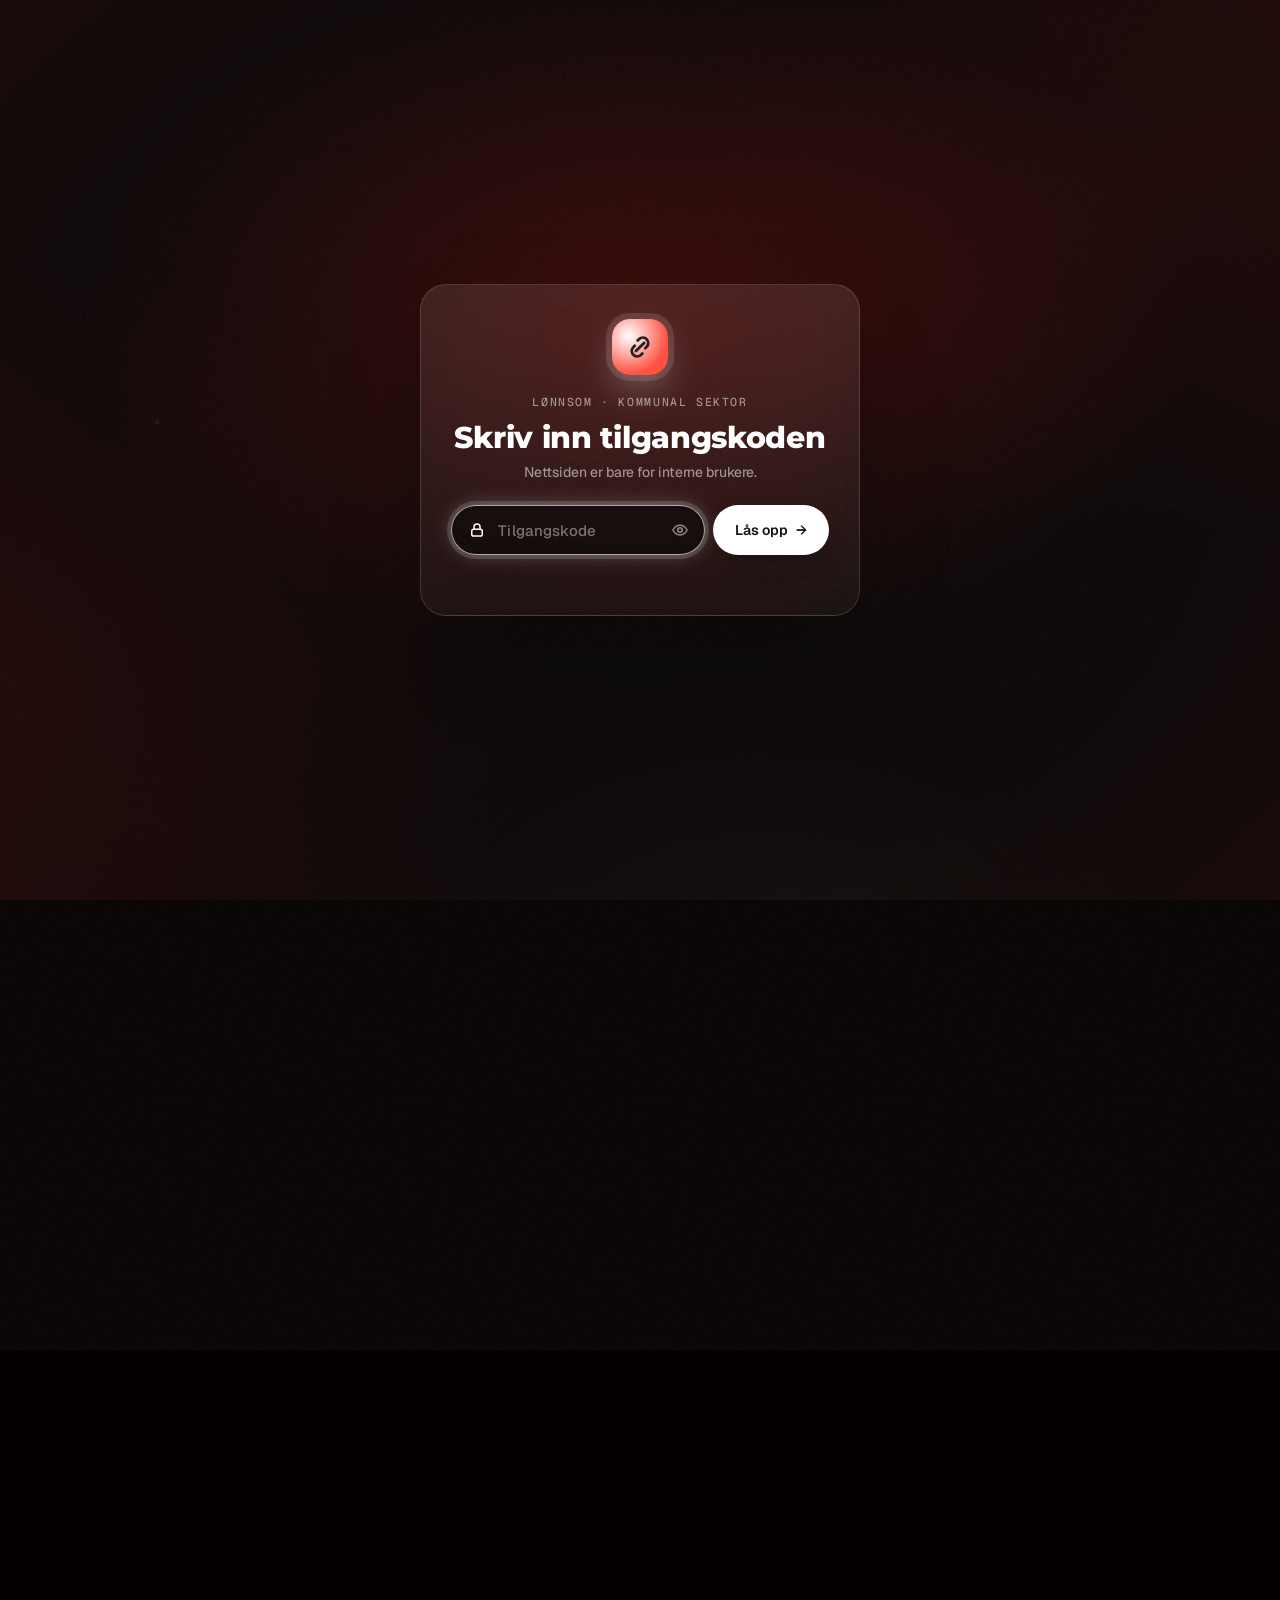
<file: index.html>
<!doctype html>
<html lang="nb">
<head>
  <meta charset="utf-8" />
  <meta name="viewport" content="width=device-width, initial-scale=1" />
  <meta name="robots" content="noindex, nofollow" />
  <script>/* Tema: lyst eller mørkt, settes før siden tegnes */try{var t=localStorage.getItem("lonnsom.tema");if(t==="light"||t==="dark")document.documentElement.dataset.theme=t}catch(e){}</script>
  <script>/* Tilgangskode: skjul siden til koden er skrevet inn (se common.js) */try{if(localStorage.getItem("lonnsom.tilgang")!=="6b29b11ce68a262dfa3caf9f489eb4ff62b6685bd73b86b9f7c54dc0cec670ff")document.documentElement.classList.add("locked")}catch(e){document.documentElement.classList.add("locked")}</script>
  <title>Lønnsom – Sykepengekalkulator</title>
  <meta name="description" content="Beregn arbeidsgiverperiode, NAV-periode, maksdato og gjenopptjening av sykepenger – laget for lønnsmedarbeidere i kommunal sektor." />
  <link rel="icon" href="data:image/svg+xml,%3Csvg xmlns=%27http://www.w3.org/2000/svg%27 viewBox=%270 0 32 32%27%3E%3Crect width=%2732%27 height=%2732%27 rx=%278%27 fill=%27%237a0804%27/%3E%3Cpath d=%27M12 20l8-8M13.5 9.5l1.6-1.6a5 5 0 0 1 7 7L20.5 16.5M18.5 22.5l-1.6 1.6a5 5 0 0 1-7-7l1.6-1.6%27 fill=%27none%27 stroke=%27%23ffffff%27 stroke-width=%272.6%27 stroke-linecap=%27round%27/%3E%3C/svg%3E" />
  <link rel="preconnect" href="https://fonts.googleapis.com" />
  <link rel="preconnect" href="https://fonts.gstatic.com" crossorigin />
  <link href="https://fonts.googleapis.com/css2?family=Montserrat:wght@500..900&family=Geist:wght@300..700&family=Geist+Mono:wght@400;500&display=swap" rel="stylesheet" />
  <link rel="stylesheet" href="styles.css" />
</head>
<body>
  <div class="glow" aria-hidden="true"></div>

  <header class="topbar">
    <a class="brand" href="index.html" aria-label="Lønnsom – til toppen">
      <svg class="brand-mark" viewBox="0 0 24 24" aria-hidden="true"><path d="M8.5 15.5 15.5 8.5M10 6.5l1.3-1.3a4.6 4.6 0 0 1 6.5 6.5L16.5 13M14 17.5l-1.3 1.3a4.6 4.6 0 0 1-6.5-6.5L7.5 11"/></svg>
      Lønnsom
    </a>
    <nav class="nav-pill" aria-label="Seksjoner">
      <a href="#kalkulator">Kalkulator</a>
      <a href="#kalender">Kalender</a>
      <a href="#tidslinje">Tidslinje</a>
      <a href="#eksempler">Eksempler</a>
      <a href="#regler">Regler</a>
      <a href="#lovverk">Lovverk</a>
    </nav>
    <div class="page-menu" data-current="index.html"></div>
  </header>

  <section class="stage" id="top">
    <div class="stage-bg" aria-hidden="true">
      <span class="blob b1"></span><span class="blob b2"></span><span class="blob b3"></span><span class="blob b4"></span><span class="blob b5"></span>
    </div>
    <canvas class="hero-particles" aria-hidden="true"></canvas>
    <div class="scrim" aria-hidden="true"></div>

    <div class="stage-inner">
      <aside class="facts">
        <p class="facts-head"><svg viewBox="0 0 24 24" aria-hidden="true"><path d="M12 21s-7-6.2-7-11.5a7 7 0 0 1 14 0C19 14.8 12 21 12 21Z"/><circle cx="12" cy="9.5" r="2.5"/></svg> Kommunal sektor · HTA § 8</p>
        <div class="fact"><span>Arbeidsgiverperiode</span><b>16 dager</b><i>dag 1–16</i></div>
        <div class="fact"><span>Maks sykepenger</span><b>248 dager</b><i>≈ 52 uker</i></div>
        <div class="fact"><span>1 G fra 1.5.2026</span><b id="chipG">136 549</b><i>kr</i></div>
      </aside>

      <div class="hero">
        <p class="eyebrow">Folketrygdloven kap. 8 · Sykepenger</p>
        <h1>Sykepenger,<br />regnet ut riktig</h1>
        <div class="hero-row">
          <p class="lead">Regn ut arbeidsgiverperioden, når NAV overtar, maksdato og når den ansatte får ny rett. Laget for lønnsmedarbeidere i kommunen, med alt vist i en kalender.</p>
          <a class="cta-pill" href="#kalkulator">Start beregning <span>→</span></a>
        </div>
      </div>

      <ul class="features">
        <li><svg viewBox="0 0 24 24" aria-hidden="true"><rect x="3.5" y="5" width="17" height="15" rx="3"/><path d="M3.5 10h17M8 3v4M16 3v4"/></svg><span>Arbeidsgiverperiode og NAV-periode dag for dag</span></li>
        <li><svg viewBox="0 0 24 24" aria-hidden="true"><circle cx="12" cy="12" r="8.5"/><path d="M12 7.5V12l3 2"/></svg><span>Maksdato med 248-dagersregelen</span></li>
        <li><svg viewBox="0 0 24 24" aria-hidden="true"><path d="M4 12a8 8 0 0 1 13.7-5.7L20 8.5M20 4v4.5h-4.5M20 12a8 8 0 0 1-13.7 5.7L4 15.5M4 20v-4.5h4.5"/></svg><span>Ny rett etter 26 uker i arbeid</span></li>
        <li><svg viewBox="0 0 24 24" aria-hidden="true"><path d="M12 3 5 6v5.5c0 4.3 3 8 7 9.5 4-1.5 7-5.2 7-9.5V6l-7-3Z"/><path d="m9 12 2 2 4-4"/></svg><span>6G-tak, kommunens sykelønn og frister</span></li>
      </ul>
    </div>
  </section>

  <main>
    <!-- KALKULATOR -->
    <section id="kalkulator" class="calc">
      <form id="form" data-search="Sykepenger – kalkulator" data-search-text="arbeidsgiverperiode AGP NAV maksdato sykepenger timelønnet tilkallingsvikar 16-dagersregelen gradert kalender" class="card form" autocomplete="off" onsubmit="return false">
        <div class="card-head">
          <h2>Fravær</h2>
          <button type="button" class="ghost" id="resetBtn">Nullstill</button>
        </div>

        <input type="hidden" id="ltype" value="fast" />
        <div class="seg seg-wide ltype-seg" role="group" aria-label="Lønnstype">
          <button type="button" class="on" data-set="ltype" data-val="fast">Fast lønn</button>
          <button type="button" data-set="ltype" data-val="time">Timelønnet</button>
        </div>

        <div class="grid2">
          <label class="field">
            <span>Første fraværsdag</span>
            <input type="date" id="start" required />
          </label>
          <label class="field">
            <span>Sykmeldt t.o.m. <em>valgfritt</em></span>
            <input type="date" id="end" />
          </label>
        </div>

        <label class="field">
          <span>Sykmeldingsgrad <output id="gradOut">100 %</output></span>
          <input type="range" id="grad" min="20" max="100" step="5" value="100" />
          <small>Gradert sykmelding gir lavere utbetaling, men hver dag teller som en hel sykepengedag.</small>
        </label>

        <div class="grid2">
          <label class="field">
            <span>Brukte dager <em>siste 3 år</em></span>
            <input type="number" id="prior" min="0" max="248" value="0" inputmode="numeric" />
          </label>
          <label class="field">
            <span>Ansatt fra <em>opptjening</em></span>
            <input type="date" id="ansatt" />
          </label>
        </div>

        <label class="field only-fast">
          <span>Årslønn (100 % lønn inkl. faste tillegg)</span>
          <div class="suffix"><input type="text" id="lonn" value="620 000" inputmode="numeric" /><i>kr</i></div>
        </label>

        <fieldset class="only-time time-box">
          <legend>Timelønnet / tilkallingsvikar</legend>
          <div class="grid3">
            <label class="field">
              <span id="m1Label">Måned 1</span>
              <div class="suffix"><input type="text" id="m1" value="" inputmode="numeric" placeholder="0" /><i>kr</i></div>
            </label>
            <label class="field">
              <span id="m2Label">Måned 2</span>
              <div class="suffix"><input type="text" id="m2" value="" inputmode="numeric" placeholder="0" /><i>kr</i></div>
            </label>
            <label class="field">
              <span id="m3Label">Måned 3</span>
              <div class="suffix"><input type="text" id="m3" value="" inputmode="numeric" placeholder="0" /><i>kr</i></div>
            </label>
          </div>
          <small>Inntekten de tre siste hele kalendermånedene før første fraværsdag, slik den er rapportert i a-meldingen. Gjennomsnittet omregnes til årsinntekt.</small>
          <div class="grid2 time-row">
            <label class="field">
              <span>Siste vakt før sykdommen</span>
              <input type="date" id="lastShift" />
            </label>
            <div class="field">
              <span>Fast turnus / avtalte vakter</span>
              <input type="hidden" id="turnus" value="0" />
              <div class="seg seg-wide" role="group" aria-label="Fast turnus eller avtalte vakter">
                <button type="button" class="on" data-set="turnus" data-val="0">Nei</button>
                <button type="button" data-set="turnus" data-val="1">Ja</button>
              </div>
            </div>
          </div>
          <small>Har den ansatte vært uten arbeid i mer enn 14 dager, regnes arbeidsforholdet normalt som avbrutt. Fast turnus eller avtale om vakter fremover er unntak.</small>
        </fieldset>

        <details class="adv">
          <summary>Flere faktorer <span>16-dagersregel · alder · ferie · G</span></summary>

          <fieldset>
            <legend>Tidligere sykefravær (16-dagersregelen)</legend>
            <div class="grid2">
              <label class="field">
                <span>Forrige fravær slutt</span>
                <input type="date" id="prevEnd" />
              </label>
              <label class="field">
                <span>AGP-dager brukt</span>
                <input type="number" id="prevAgp" min="0" max="16" value="0" inputmode="numeric" />
              </label>
            </div>
            <small>Hvis det er færre enn 16 dager mellom to fravær, regnes de sammen, og den ansatte får ikke en ny arbeidsgiverperiode.</small>
          </fieldset>

          <div class="grid2">
            <label class="field">
              <span>Fødselsdato <em>67/70 år</em></span>
              <input type="date" id="birth" />
            </label>
            <label class="field">
              <span>Ferie <em>hverdager</em></span>
              <input type="number" id="ferie" min="0" max="60" value="0" inputmode="numeric" />
            </label>
          </div>

          <div class="grid2">
            <label class="field">
              <span>Tilbake i arbeid <em>etter maks</em></span>
              <input type="date" id="back" />
            </label>
            <label class="field">
              <span>Grunnbeløp (G)</span>
              <div class="suffix"><input type="text" id="G" value="136 549" inputmode="numeric" /><i>kr</i></div>
            </label>
          </div>
        </details>
      </form>

      <div class="results" id="results" aria-live="polite"></div>
    </section>

    <!-- KALENDER -->
    <section id="kalender" class="section">
      <div class="section-head">
        <div>
          <p class="eyebrow">Kalender</p>
          <h2>Hvem betaler hvilken dag</h2>
        </div>
        <div class="seg" role="group" aria-label="Kalenderperiode">
          <button type="button" class="on" data-range="sick">Sykmeldingen</button>
          <button type="button" data-range="maks">Fram til maksdato</button>
        </div>
      </div>
      <div class="legend">
        <span><i class="sw agp"></i>Arbeidsgiver (AGP)</span>
        <span><i class="sw nav"></i>NAV</span>
        <span><i class="sw proj"></i>Framskrevet</span>
        <span><i class="sw maks"></i>Maksdato</span>
        <span><i class="sw hol"></i>Helligdag</span>
      </div>
      <div class="months" id="months"></div>
    </section>

    <!-- TIDSLINJE -->
    <section id="tidslinje" class="section">
      <div class="section-head">
        <div>
          <p class="eyebrow">Oppfølging</p>
          <h2>Tidslinje og frister</h2>
        </div>
      </div>
      <ol class="timeline" id="timeline"></ol>
    </section>

    <!-- EKSEMPLER -->
    <section class="section" id="eksempler">
      <div class="section-head">
        <div>
          <p class="eyebrow">Eksempler</p>
          <h2>Slik blir det i praksis</h2>
        </div>
      </div>
      <div class="examples">
        <article class="card example">
          <header class="ex-head">
            <span class="ex-avatar">K</span>
            <div><h3>Kari, sykepleier</h3><p>Sykmeldt hele 2026</p></div>
            <span class="ex-tag">Maksdato</span>
          </header>
          <p class="ex-text">Kari blir syk mandag 5. januar 2026 og er sykmeldt ut året. Hun har ikke vært syk de siste 3 årene og har 560 000 kr i årslønn.</p>
          <ol class="ex-steps">
            <li><span>Arbeidsgiverperiode, 16 dager</span><b>5.–20. jan. 2026</b></li>
            <li><span>NAV overtar</span><b>21. jan. 2026</b></li>
            <li><span>248 sykepengedager (12 i AGP + 236 fra NAV)</span><b>16. des. 2026</b></li>
            <li><span>Dagsats fra NAV (560 000 kr / 260)</span><b>2 154 kr</b></li>
            <li><span>Tilbake i jobb 17. des. + 26 uker</span><b>Ny rett 17. juni 2027</b></li>
          </ol>
          <p class="ex-note">Sykmeldingen varer til 31. desember, men NAV betaler ikke sykepenger etter maksdatoen 16. desember. Kari må være helt arbeidsfør i 26 uker før hun får ny rett.</p>
          <button type="button" class="primary ex-btn" data-form="form" data-scroll="#kalkulator" data-fill='{"start": "2026-01-05", "end": "2026-12-31", "grad": "100", "prior": "0", "ansatt": "2018-08-01", "lonn": "560 000", "prevEnd": "", "prevAgp": "0", "birth": "", "ferie": "0", "back": "", "G": "136 549", "ltype": "fast"}'>Prøv i kalkulatoren</button>
        </article>
        <article class="card example">
          <header class="ex-head">
            <span class="ex-avatar">O</span>
            <div><h3>Ole, saksbehandler</h3><p>To fravær tett på hverandre</p></div>
            <span class="ex-tag">16-dagersregelen</span>
          </header>
          <p class="ex-text">Ole var syk 2.–9. mars 2026. Han blir syk igjen mandag 16. mars og er sykmeldt til 10. april. Årslønnen er 850 000 kr, som er over 6 G.</p>
          <ol class="ex-steps">
            <li><span>Dager mellom fraværene (10.–15. mars)</span><b>6 dager</b></li>
            <li><span>Resten av arbeidsgiverperioden (16 − 8 dager)</span><b>16.–23. mars</b></li>
            <li><span>NAV overtar</span><b>24. mars 2026</b></li>
            <li><span>Dagsats fra NAV (6 G = 819 294 kr / 260)</span><b>3 151 kr</b></li>
            <li><span>Kommunen dekker lønnen over 6 G (HTA)</span><b>118 kr / dag</b></li>
            <li><span>Sykepengedager brukt (6 fra mars + 20 nå)</span><b>26 av 248</b></li>
          </ol>
          <p class="ex-note">Skjærtorsdag, langfredag og 2. påskedag (2., 3. og 6. april) faller på hverdager og teller som sykepengedager.</p>
          <button type="button" class="primary ex-btn" data-form="form" data-scroll="#kalkulator" data-fill='{"start": "2026-03-16", "end": "2026-04-10", "grad": "100", "prior": "6", "ansatt": "2015-01-01", "lonn": "850 000", "prevEnd": "2026-03-09", "prevAgp": "8", "birth": "", "ferie": "0", "back": "", "G": "136 549", "ltype": "fast"}'>Prøv i kalkulatoren</button>
        </article>
        <article class="card example">
          <header class="ex-head">
            <span class="ex-avatar">N</span>
            <div><h3>Nora, tilkallingsvikar</h3><p>Timelønnet i hjemmetjenesten</p></div>
            <span class="ex-tag">Timelønnet</span>
          </header>
          <p class="ex-text">Nora har vært ansatt siden september 2025 og tar vakter når hun blir spurt. Hun blir syk tirsdag 10. november 2026 og er sykmeldt til 20. november. Siste vakt var 2. november.</p>
          <ol class="ex-steps">
            <li><span>Inntekt august, september og oktober</span><b>18 400 + 22 600 + 15 800 kr</b></li>
            <li><span>Gjennomsnitt per måned × 12</span><b>227 200 kr i året</b></li>
            <li><span>Dager uten vakt før sykdommen (3.–9. nov.)</span><b>7 dager</b></li>
            <li><span>Arbeidsgiverperioden (11 av 16 dager brukt)</span><b>10.–20. nov. 2026</b></li>
            <li><span>Dagsats (227 200 kr / 260)</span><b>873,85 kr</b></li>
          </ol>
          <p class="ex-note">Hadde siste vakt vært 20. oktober, ville det gått 20 dager uten arbeid. Da regnes arbeidsforholdet som avbrutt, og Nora har ikke rett til sykepenger før hun har jobbet 4 nye uker, med mindre hun har fast turnus eller avtalte vakter.</p>
          <button type="button" class="primary ex-btn" data-form="form" data-scroll="#kalkulator" data-fill='{"start": "2026-11-10", "end": "2026-11-20", "grad": "100", "prior": "0", "ansatt": "2025-09-01", "lonn": "", "prevEnd": "", "prevAgp": "0", "birth": "", "ferie": "0", "back": "", "G": "136 549", "ltype": "time", "m1": "18 400", "m2": "22 600", "m3": "15 800", "lastShift": "2026-11-02", "turnus": "0"}'>Prøv i kalkulatoren</button>
        </article>
      </div>
    </section>

    <!-- REGLER -->
    <section id="regler" class="section">
      <div class="section-head">
        <div>
          <p class="eyebrow">Regelverk</p>
          <h2>Reglene i korte trekk</h2>
        </div>
      </div>
      <div class="rules">
        <article class="rule">
          <h3>Arbeidsgiverperioden</h3>
          <p>Arbeidsgiveren betaler de første <b>16 kalenderdagene</b>. Egenmeldingsdager og sykmeldingsdager regnes sammen. Arbeidsgiveren har bare plikt til å betale når den ansatte har vært ansatt i minst <b>4 uker</b>.</p>
          <span class="ref">ftrl. § 8-19</span>
        </article>
        <article class="rule">
          <h3>16-dagersregelen</h3>
          <p>Er det færre enn 16 dager mellom to fravær, regnes de som ett fravær. Dagene fra forrige arbeidsgiverperiode trekkes da fra. Var hele perioden brukt opp, betaler NAV fra første dag.</p>
          <span class="ref">ftrl. § 8-19</span>
        </article>
        <article class="rule">
          <h3>Maksdato – 248 dager</h3>
          <p>Den ansatte kan få sykepenger i høyst <b>248 sykepengedager</b>, omtrent 52 uker. Bare hverdager telles (mandag til fredag), også helligdager som faller på en hverdag. Arbeidsgiverperioden er med i de 248 dagene. Dager brukt de siste 3 årene trekkes fra.</p>
          <span class="ref">ftrl. § 8-12</span>
        </article>
        <article class="rule">
          <h3>Ny rett – 26 uker</h3>
          <p>Når maksdatoen er nådd, får den ansatte ikke ny rett til sykepenger før hen har vært <b>helt arbeidsfør i 26 uker</b> (182 dager) på rad. Etter maksdato kan AAP eller friskmelding til arbeidsformidling være aktuelt.</p>
          <span class="ref">ftrl. § 8-12</span>
        </article>
        <article class="rule">
          <h3>6G-tak og kommunal sykelønn</h3>
          <p>NAV betaler sykepenger av en inntekt på opptil <b>6 G</b>. Etter HTA § 8 får ansatte i kommunen full lønn i inntil <b>12 måneder</b>. Kommunen betaler da forskjellen over 6 G. Kommunen betaler ut lønnen og får refusjon fra NAV.</p>
          <span class="ref">HTA kap. 1 § 8</span>
        </article>
        <article class="rule">
          <h3>Gradert sykmelding</h3>
          <p>Utbetalingen følger sykmeldingsgraden, men en gradert dag teller som en <b>hel sykepengedag</b>. Den laveste graden er 20 %.</p>
          <span class="ref">ftrl. § 8-13</span>
        </article>
        <article class="rule">
          <h3>Opptjening og minsteinntekt</h3>
          <p>Den ansatte må ha vært i arbeid i minst <b>4 uker</b> rett før fraværet. Inntekten må være minst <b>½ G</b> i året. Har hen vært i jobben kortere enn 4 uker, kan NAV betale fra første dag hvis opptjeningen kommer fra en annen arbeidsgiver.</p>
          <span class="ref">ftrl. §§ 8-2, 8-3</span>
        </article>
        <article class="rule">
          <h3>67 og 70 år</h3>
          <p>Fra 67 år får den ansatte sykepenger i høyst <b>60 dager</b>, og inntekten må være over <b>2 G</b>. Retten til sykepenger faller bort fra og med dagen hen fyller 70 år.</p>
          <span class="ref">ftrl. § 8-51</span>
        </article>
        <article class="rule">
          <h3>Ferie og frister</h3>
          <p>Ferie i sykmeldingen gir ikke sykepenger, og feriedagene skyver maksdatoen fram. Refusjonskravet må sendes til NAV innen <b>3 måneder</b> etter utgangen av måneden kravet gjelder.</p>
          <span class="ref">ftrl. §§ 8-17, 22-13</span>
        </article>
      </div>
      <div class="rules" style="margin-top:14px">
        <article class="rule">
          <h3>Timelønnede og tilkallingsvikarer</h3>
          <p>Samme krav om <b>4 ukers</b> opptjening. Sykepengegrunnlaget er snittet av de <b>3 siste kalendermånedene</b>. Er det gått mer enn <b>14 dager</b> uten arbeid, regnes arbeidsforholdet normalt som avbrutt, med mindre det er fast turnus eller avtalte vakter.</p>
          <span class="ref">ftrl. §§ 8-2, 8-28 · KS</span>
        </article>
        <article class="rule">
          <h3>Arbeidsgiverperioden for timelønnede</h3>
          <p>Arbeidsgiveren betaler for vaktene den ansatte var satt opp på. Ved jevnlige ekstravakter i minst <b>3 måneder</b> uten opphold over 14 dager skal vaktene <b>gjennomsnittsberegnes</b>.</p>
          <span class="ref">ftrl. §§ 8-18, 8-19 · KS</span>
        </article>
      </div>
      <p class="disclaimer">Verktøyet er et hjelpemiddel og ikke et vedtak. Maksdatoen er beregnet ut fra opplysningene du fyller inn, og regelen om 3 år bakover er forenklet. Det er alltid NAVs vedtak og egen lokal avtale (for eksempel IA og egenmelding) som gjelder.</p>
    </section>

    <!-- LOVVERK -->
    <section id="lovverk" class="section">
      <div class="section-head">
        <div>
          <p class="eyebrow">Lovverk</p>
          <h2>Mer fra folketrygdloven</h2>
        </div>
      </div>

      <div class="lov-group">
        <div class="lov-head"><h3>Kapittel 8 – sykepenger</h3><span>ftrl. kap. 8</span></div>
        <div class="rules">
          <article class="rule">
            <h3>Arbeidsuførhet</h3>
            <p>Sykepenger gis når den ansatte ikke kan jobbe på grunn av <b>sykdom eller skade</b>. Det må være medisinske grunner. Sosiale problemer eller konflikter på jobben gir ikke rett i seg selv.</p>
            <span class="ref">ftrl. § 8-4</span>
          </article>
          <article class="rule">
            <h3>Egenmelding</h3>
            <p>Etter loven kan den ansatte bruke egenmelding i inntil <b>3 dager</b>, høyst 4 ganger per 12 måneder. Mange kommuner har avtale om utvidet egenmelding, ofte inntil 8 dager per gang og 24 dager per år.</p>
            <span class="ref">ftrl. §§ 8-23–8-27</span>
          </article>
          <article class="rule">
            <h3>Sykmelding</h3>
            <p>Fravær ut over egenmeldingen må dokumenteres med sykmelding fra lege, kiropraktor, manuellterapeut eller tannlege. Sykmeldingen kan være hel eller gradert.</p>
            <span class="ref">ftrl. § 8-7</span>
          </article>
          <article class="rule">
            <h3>Aktivitetsplikt</h3>
            <p>Senest etter <b>8 uker</b> skal den ansatte være i aktivitet, for eksempel delvis i arbeid, hvis ikke medisinske grunner er til hinder. Ellers kan sykepengene stanses.</p>
            <span class="ref">ftrl. § 8-8</span>
          </article>
          <article class="rule">
            <h3>Reisetilskudd</h3>
            <p>I stedet for sykepenger kan den ansatte få dekket ekstra reiseutgifter, for eksempel taxi, hvis hen kan jobbe, men ikke komme seg til jobben på vanlig måte.</p>
            <span class="ref">ftrl. § 8-14</span>
          </article>
          <article class="rule">
            <h3>Opphold i utlandet</h3>
            <p>Den som er sykmeldt, må søke NAV på forhånd om å beholde sykepengene ved opphold utenfor EØS. Ferie under sykmelding må avtales med arbeidsgiveren.</p>
            <span class="ref">ftrl. § 8-9</span>
          </article>
          <article class="rule">
            <h3>Kronisk syk eller gravid</h3>
            <p>Arbeidsgiveren kan søke NAV om å få dekket arbeidsgiverperioden når den ansatte har en <b>langvarig eller kronisk sykdom</b> med mye fravær, eller er gravid og fraværet skyldes svangerskapet.</p>
            <span class="ref">ftrl. § 8-20</span>
          </article>
          <article class="rule">
            <h3>Sykepengegrunnlaget</h3>
            <p>Grunnlaget er gjennomsnittet av inntekten i de <b>3 siste kalendermånedene</b>, omregnet til årsinntekt. Avviker det mer enn <b>25 %</b> fra inntekten NAV ser i a-ordningen, kan grunnlaget fastsettes skjønnsmessig.</p>
            <span class="ref">ftrl. §§ 8-28–8-30</span>
          </article>
          <article class="rule">
            <h3>Feriepenger av sykepenger</h3>
            <p>NAV betaler feriepenger av sykepenger for inntil <b>48 sykepengedager</b> per opptjeningsår. I kommunen betaler arbeidsgiveren ut og får refusjon.</p>
            <span class="ref">ftrl. § 8-33</span>
          </article>
          <article class="rule">
            <h3>Frist for å søke</h3>
            <p>Krav om sykepenger og refusjon må sendes senest <b>3 måneder</b> etter utgangen av måneden kravet gjelder for. Etter fristen kan kravet tapes.</p>
            <span class="ref">ftrl. § 22-13</span>
          </article>
        </div>
      </div>

      <div class="lov-group">
        <div class="lov-head"><h3>Kapittel 9 – syke barn og pårørende</h3><span>ftrl. kap. 9</span></div>
        <div class="rules">
          <article class="rule">
            <h3>Omsorgspenger</h3>
            <p>Når barnet er sykt: <b>10 dager</b> per forelder i året (15 ved 3 eller flere barn, dobbelt ved aleneomsorg), til og med året barnet fyller 12. Arbeidsgiveren betaler de første 10 dagene. Se også siden Permisjoner.</p>
            <span class="ref">ftrl. §§ 9-5, 9-6</span>
          </article>
          <article class="rule">
            <h3>Pleiepenger for sykt barn</h3>
            <p>Når et barn under 18 år er alvorlig sykt eller skadet og trenger <b>tilsyn og pleie hele tiden</b>, for eksempel ved sykehusinnleggelse. Kan være graderte, ned til 20 %.</p>
            <span class="ref">ftrl. § 9-10</span>
          </article>
          <article class="rule">
            <h3>Pleiepenger i livets sluttfase</h3>
            <p>For å pleie en nærstående som er i livets sluttfase, gis det pleiepenger i inntil <b>60 dager</b> per pasient. Dagene kan deles mellom flere.</p>
            <span class="ref">ftrl. § 9-13</span>
          </article>
          <article class="rule">
            <h3>Opplæringspenger</h3>
            <p>Når en forelder må på kurs eller opplæring ved en helseinstitusjon for å kunne ta seg av et barn med langvarig sykdom eller nedsatt funksjonsevne.</p>
            <span class="ref">ftrl. § 9-14</span>
          </article>
          <article class="rule">
            <h3>Felles regler</h3>
            <p>Ytelsene i kapittel 9 krever <b>4 ukers</b> opptjening, regnes av samme grunnlag som sykepenger og har samme <b>6G-tak</b>. Arbeidsgiveren kan betale lønn og kreve refusjon fra NAV.</p>
            <span class="ref">ftrl. §§ 9-3, 9-8, 9-9</span>
          </article>
        </div>
      </div>
      <p class="disclaimer">Oversikten er forenklet. Lovteksten finnes på lovdata.no, og NAV har utfyllende rundskriv til kapittel 8 og 9.</p>
    </section>
  </main>

  <footer class="foot">
    <span>Lønnsom</span>
    <span>G = <b id="footG">136 549 kr</b> · Beregningene skjer lokalt i nettleseren</span>
  </footer>

  <div class="toast" id="toast" role="status"></div>
  <script src="common.js"></script>
  <script src="search.js"></script>
  <script src="particles.js"></script>
  <script src="fun.js"></script>
  <script src="app.js"></script>
</body>
</html>
</file>
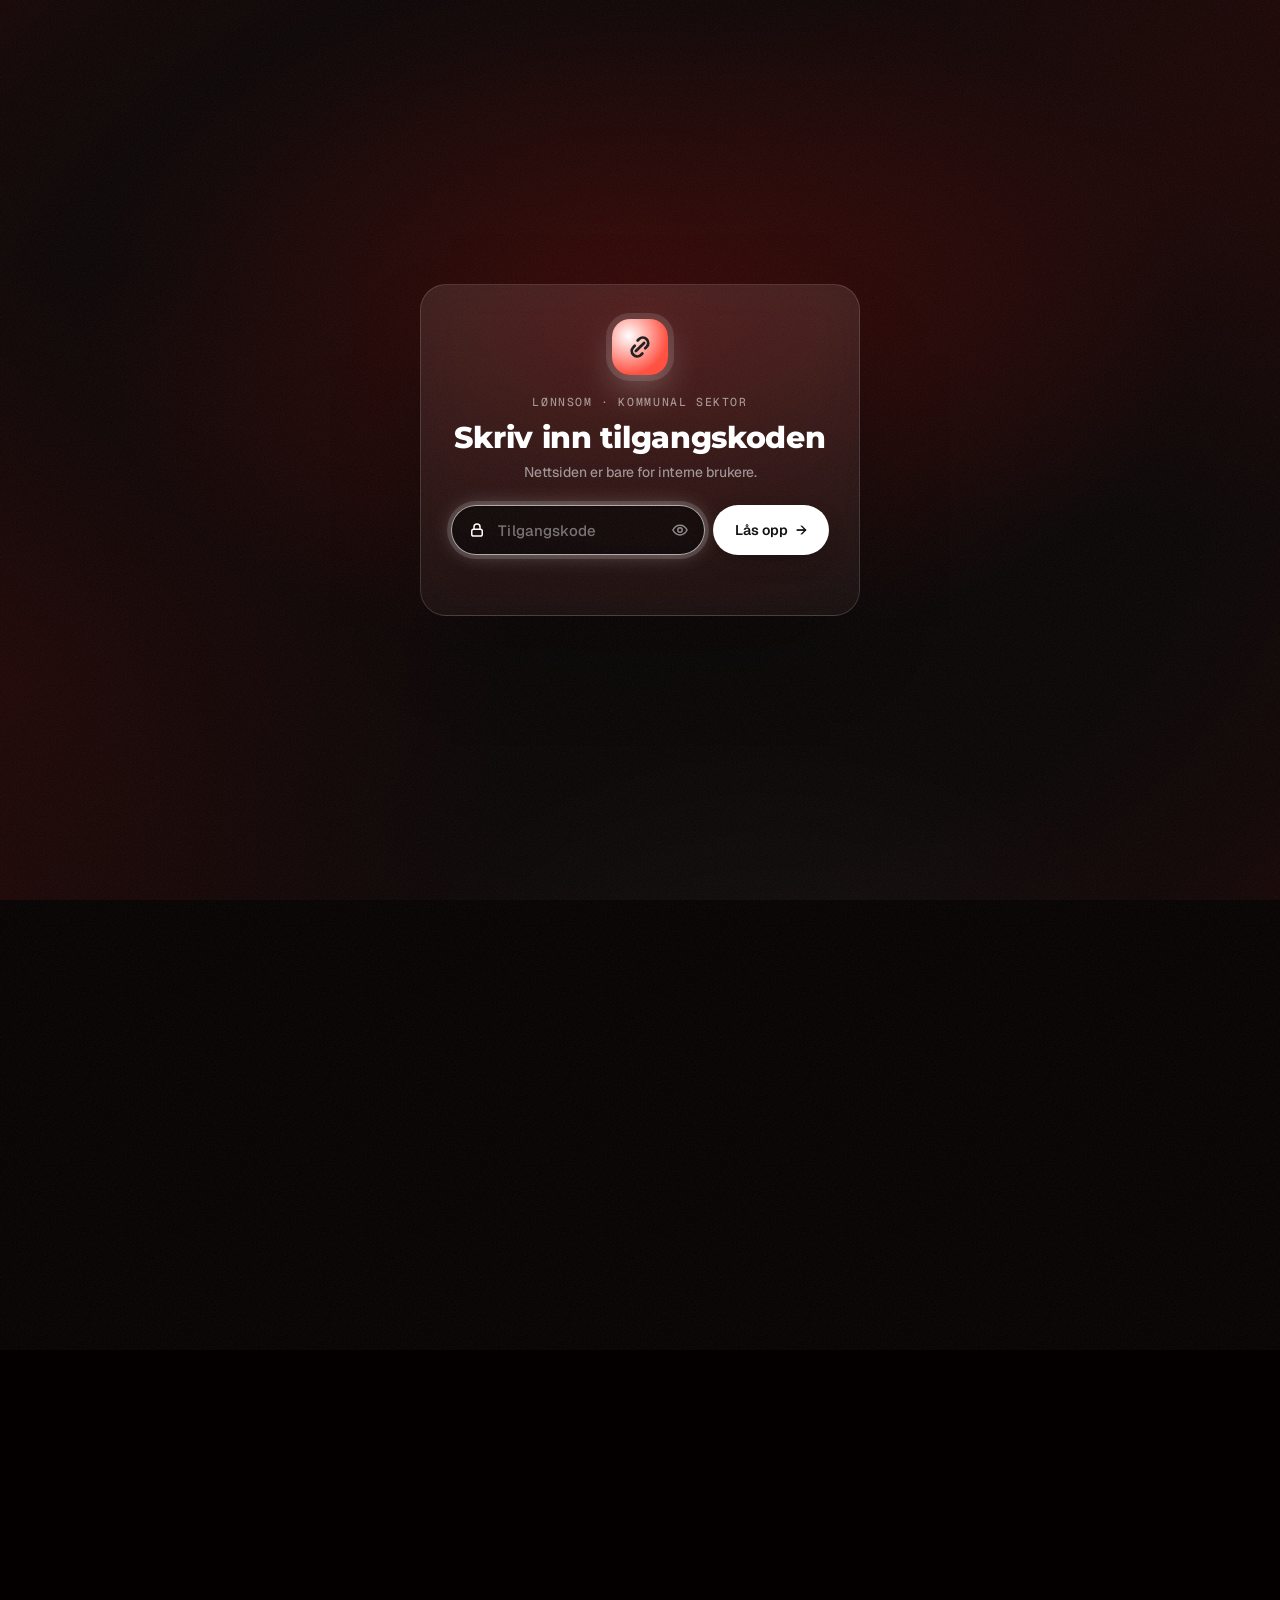
<file: ferie.html>
<!doctype html>
<html lang="nb">
<head>
  <meta charset="utf-8" />
  <meta name="viewport" content="width=device-width, initial-scale=1" />
  <meta name="robots" content="noindex, nofollow" />
  <script>/* Tema: lyst eller mørkt, settes før siden tegnes */try{var t=localStorage.getItem("lonnsom.tema");if(t==="light"||t==="dark")document.documentElement.dataset.theme=t}catch(e){}</script>
  <script>/* Tilgangskode: skjul siden til koden er skrevet inn (se common.js) */try{if(localStorage.getItem("lonnsom.tilgang")!=="6b29b11ce68a262dfa3caf9f489eb4ff62b6685bd73b86b9f7c54dc0cec670ff")document.documentElement.classList.add("locked")}catch(e){document.documentElement.classList.add("locked")}</script>
  <title>Lønnsom – Ferie og feriepenger</title>
  <meta name="description" content="Ferie og feriepenger i kommunal sektor forklart kort – med feriepengekalkulator og teller for feriedager." />
  <link rel="icon" href="data:image/svg+xml,%3Csvg xmlns=%27http://www.w3.org/2000/svg%27 viewBox=%270 0 32 32%27%3E%3Crect width=%2732%27 height=%2732%27 rx=%278%27 fill=%27%237a0804%27/%3E%3Cpath d=%27M12 20l8-8M13.5 9.5l1.6-1.6a5 5 0 0 1 7 7L20.5 16.5M18.5 22.5l-1.6 1.6a5 5 0 0 1-7-7l1.6-1.6%27 fill=%27none%27 stroke=%27%23ffffff%27 stroke-width=%272.6%27 stroke-linecap=%27round%27/%3E%3C/svg%3E" />
  <link rel="preconnect" href="https://fonts.googleapis.com" />
  <link rel="preconnect" href="https://fonts.gstatic.com" crossorigin />
  <link href="https://fonts.googleapis.com/css2?family=Montserrat:wght@500..900&family=Geist:wght@300..700&family=Geist+Mono:wght@400;500&display=swap" rel="stylesheet" />
  <link rel="stylesheet" href="styles.css" />
</head>
<body>
  <div class="glow" aria-hidden="true"></div>

  <header class="topbar">
    <a class="brand" href="index.html" aria-label="Lønnsom – forsiden">
      <svg class="brand-mark" viewBox="0 0 24 24" aria-hidden="true"><path d="M8.5 15.5 15.5 8.5M10 6.5l1.3-1.3a4.6 4.6 0 0 1 6.5 6.5L16.5 13M14 17.5l-1.3 1.3a4.6 4.6 0 0 1-6.5-6.5L7.5 11"/></svg>
      Lønnsom
    </a>
    <nav class="nav-pill" aria-label="Seksjoner">
      <a href="#verktoy">Kalkulator</a>
      <a href="#satser">Satser</a>
      <a href="#aaret">Ferieåret</a>
      <a href="#eksempler">Eksempler</a>
      <a href="#regler">Regler</a>
    </nav>
    <div class="page-menu" data-current="ferie.html"></div>
  </header>

  <section class="stage" id="top">
    <div class="stage-bg" aria-hidden="true">
      <span class="blob b1"></span><span class="blob b2"></span><span class="blob b3"></span><span class="blob b4"></span><span class="blob b5"></span>
    </div>
    <canvas class="hero-particles" aria-hidden="true"></canvas>
    <div class="scrim" aria-hidden="true"></div>

    <div class="stage-inner">
      <aside class="facts">
        <p class="facts-head"><svg viewBox="0 0 24 24" aria-hidden="true"><path d="M12 21s-7-6.2-7-11.5a7 7 0 0 1 14 0C19 14.8 12 21 12 21Z"/><circle cx="12" cy="9.5" r="2.5"/></svg> Kommunal sektor · HTA</p>
        <div class="fact"><span>Ferie i kommunen</span><b>5 uker</b><i>+1 uke fra 60 år</i></div>
        <div class="fact"><span>Feriepenger</span><b>12 %</b><i>lov: 10,2 %</i></div>
        <div class="fact"><span>Feriepenger fra 60 år</span><b>14,3 %</b><i>+2,3 %</i></div>
      </aside>

      <div class="hero">
        <p class="eyebrow">Ferieloven · Hovedtariffavtalen (KS)</p>
        <h1>Ferie og feriepenger,<br />enkelt forklart</h1>
        <div class="hero-row">
          <p class="lead">En kort oversikt over ferie og feriepenger for ansatte i kommunen. Du kan regne ut feriepengene og telle hvor mange feriedager en ferie bruker.</p>
          <a class="cta-pill" href="#verktoy">Regn ut feriepenger <span>→</span></a>
        </div>
      </div>

      <ul class="features">
        <li><svg viewBox="0 0 24 24" aria-hidden="true"><rect x="4" y="3" width="16" height="18" rx="3"/><path d="M8 7h8M8 11h2M12 11h2M16 11h0M8 15h2M12 15h2M8 18h2M12 18h4"/></svg><span>Feriepengekalkulator for kommunal sektor</span></li>
        <li><svg viewBox="0 0 24 24" aria-hidden="true"><rect x="3.5" y="5" width="17" height="15" rx="3"/><path d="M3.5 10h17M8 3v4M16 3v4"/></svg><span>Teller feriedager (man–fre) og helligdager</span></li>
        <li><svg viewBox="0 0 24 24" aria-hidden="true"><circle cx="12" cy="12" r="8.5"/><path d="M12 7.5V12l3 2"/></svg><span>Ferieåret steg for steg</span></li>
        <li><svg viewBox="0 0 24 24" aria-hidden="true"><path d="M12 3 5 6v5.5c0 4.3 3 8 7 9.5 4-1.5 7-5.2 7-9.5V6l-7-3Z"/><path d="M12 9v6M9 12h6"/></svg><span>Sykdom før og under ferien</span></li>
      </ul>
    </div>
  </section>

  <main>
    <!-- VERKTØY -->
    <section id="verktoy" class="tools">
      <!-- Feriepenger -->
      <form class="card tool" id="fpForm" data-search="Feriepenger – kalkulator" data-search-text="feriepenger 12 % 10,2 % 60 år 6G opptjeningsår juni" autocomplete="off" onsubmit="return false">
        <div class="card-head">
          <div>
            <p class="eyebrow">Kalkulator</p>
            <h2>Feriepenger</h2>
          </div>
          <div class="seg" role="group" aria-label="Sats">
            <button type="button" class="on" data-sats="hta">Kommune (HTA)</button>
            <button type="button" data-sats="lov">Ferieloven</button>
          </div>
        </div>

        <label class="field">
          <span>Feriepengegrunnlag <em>opptjent i fjor</em></span>
          <div class="suffix"><input type="text" id="fpGrunnlag" value="620 000" inputmode="numeric" /><i>kr</i></div>
          <small>Lønn utbetalt i opptjeningsåret, inkludert faste og variable tillegg og overtid. Feriepenger fra året før regnes ikke med.</small>
        </label>

        <div class="grid2">
          <label class="field">
            <span>Ferieår</span>
            <input type="number" id="fpAar" min="2020" max="2040" inputmode="numeric" />
          </label>
          <label class="field">
            <span>Fødselsår <em>60+</em></span>
            <input type="number" id="fpFodt" min="1940" max="2010" placeholder="valgfritt" inputmode="numeric" />
          </label>
        </div>

        <label class="field">
          <span>Grunnbeløp (G) <em>6G-tak for 60+</em></span>
          <div class="suffix"><input type="text" id="fpG" value="136 549" inputmode="numeric" /><i>kr</i></div>
        </label>

        <div class="out" id="fpOut" aria-live="polite"></div>
      </form>

      <!-- Feriedager -->
      <form class="card tool" id="fdForm" data-search="Feriedagteller" data-search-text="feriedager arbeidsdager virkedager helligdager hovedferie mandag fredag" autocomplete="off" onsubmit="return false">
        <div class="card-head">
          <div>
            <p class="eyebrow">Teller</p>
            <h2>Feriedager</h2>
          </div>
        </div>

        <div class="grid2">
          <label class="field">
            <span>Første feriedag</span>
            <input type="date" id="fdFra" />
          </label>
          <label class="field">
            <span>Siste feriedag</span>
            <input type="date" id="fdTil" />
          </label>
        </div>
        <small class="hint">Kalkulatoren teller <b>feriedager mandag–fredag</b>. Helger og helligdager teller ikke. En ferieuke er 5 feriedager, og 5 uker er 25 feriedager. Ferieloven bruker virkedager (mandag–lørdag), der en uke er 6 dager.</small>

        <div class="out" id="fdOut" aria-live="polite"></div>
      </form>
    </section>

    <!-- SATSER -->
    <section class="section" id="satser">
      <div class="section-head">
        <div>
          <p class="eyebrow">Satser</p>
          <h2>Ferie og feriepenger i tall</h2>
        </div>
      </div>
      <div class="rate-grid">
        <div class="card rate">
          <span class="rate-label">Ferieloven (minimum)</span>
          <div class="rate-row"><div><b>4 uker</b><span>+ 1 dag (21 feriedager)<br />25 virkedager i loven</span></div><div><b>10,2 %</b><span>feriepenger</span></div></div>
          <div class="rate-row sub60"><div><b>+5</b><span>feriedager<br />fra 60 år</span></div><div><b>12,5 %</b><span>feriepenger<br />fra 60 år</span></div></div>
        </div>
        <div class="card rate hl">
          <span class="rate-label">Kommunal sektor (HTA)</span>
          <div class="rate-row"><div><b>5 uker</b><span>25 feriedager (man–fre)<br />lovfestet + avtalefestet</span></div><div><b>12 %</b><span>feriepenger</span></div></div>
          <div class="rate-row sub60"><div><b>+1 uke</b><span>ekstra ferie<br />fra 60 år</span></div><div><b>14,3 %</b><span>feriepenger<br />fra 60 år</span></div></div>
        </div>
      </div>
    </section>

    <!-- FERIEÅRET -->
    <section class="section" id="aaret">
      <div class="section-head">
        <div>
          <p class="eyebrow">Ferieåret</p>
          <h2>Slik henger året sammen</h2>
        </div>
      </div>
      <ol class="timeline" id="ferieTimeline"></ol>
    </section>

    <!-- EKSEMPLER -->
    <section class="section" id="eksempler">
      <div class="section-head">
        <div>
          <p class="eyebrow">Eksempler</p>
          <h2>Slik blir det i praksis</h2>
        </div>
      </div>
      <div class="examples">
        <article class="card example">
          <header class="ex-head">
            <span class="ex-avatar">P</span>
            <div><h3>Per, enhetsleder</h3><p>61 år, høy lønn</p></div>
            <span class="ex-tag">60+ og 6G-tak</span>
          </header>
          <p class="ex-text">Per er født i 1966 og fyller 61 år i 2027. I 2026 tjente han 1 000 000 kr. Hva får han i feriepenger i juni 2027?</p>
          <ol class="ex-steps">
            <li><span>12 % av 1 000 000 kr</span><b>120 000 kr</b></li>
            <li><span>2,3 % tillegg, bare av 6 G (819 294 kr)</span><b>18 844 kr</b></li>
            <li><span>Feriepenger i juni 2027</span><b>138 844 kr</b></li>
            <li><span>Ekstra ferieuke fordi han er over 60</span><b>5 feriedager</b></li>
          </ol>
          <p class="ex-note">Uten 6G-taket ville tillegget vært 23 000 kr. Beløpet for G er per 1. mai 2026.</p>
          <button type="button" class="primary ex-btn" data-form="fpForm" data-scroll="#verktoy" data-fill='{"fpGrunnlag": "1 000 000", "fpAar": "2027", "fpFodt": "1966", "fpG": "136 549"}' data-click='[data-sats="hta"]'>Prøv i kalkulatoren</button>
        </article>
        <article class="card example">
          <header class="ex-head">
            <span class="ex-avatar">M</span>
            <div><h3>Mona, barnehagelærer</h3><p>Påskeferie 2027</p></div>
            <span class="ex-tag">Feriedager</span>
          </header>
          <p class="ex-text">Mona har fri fra mandag 22. mars til fredag 2. april 2027, til sammen 12 dager. Hvor mange feriedager bruker hun?</p>
          <ol class="ex-steps">
            <li><span>Kalenderdager</span><b>12</b></li>
            <li><span>Skjærtorsdag, langfredag, 1. og 2. påskedag teller ikke</span><b>− 4</b></li>
            <li><span>Lørdag 27. mars teller ikke</span><b>− 1</b></li>
            <li><span>Feriedager brukt (mandag–fredag)</span><b>7</b></li>
          </ol>
          <p class="ex-note">Fordi helligdagene ikke regnes som feriedager, gir påsken mange fridager for få feriedager.</p>
          <button type="button" class="primary ex-btn" data-form="fdForm" data-scroll="#verktoy" data-fill='{"fdFra": "2027-03-22", "fdTil": "2027-04-02"}'>Prøv i kalkulatoren</button>
        </article>
      </div>
    </section>

    <!-- REGLER -->
    <section class="section" id="regler">
      <div class="section-head">
        <div>
          <p class="eyebrow">Regelverk</p>
          <h2>Reglene i korte trekk</h2>
        </div>
      </div>
      <div class="rules">
        <article class="rule">
          <h3>Ferierett</h3>
          <p>Ansatte i kommunen har <b>5 uker</b> ferie i året, altså <b>25 feriedager</b> når man teller mandag–fredag. Ferieloven gir 4 uker og 1 dag (25 virkedager), og hovedtariffavtalen gir resten som avtalefestet ferie.</p>
          <span class="ref">ferieloven § 5 · HTA</span>
        </article>
        <article class="rule">
          <h3>Feriepenger</h3>
          <p>Feriepengene regnes av lønnen som ble utbetalt i <b>opptjeningsåret</b>, altså året før ferieåret. I kommunen er satsen <b>12 %</b>, mens ferieloven krever minst 10,2 %. Feriepengene erstatter lønnen i ferien.</p>
          <span class="ref">ferieloven § 10 · HTA</span>
        </article>
        <article class="rule">
          <h3>Fra 60 år</h3>
          <p>Ansatte som fyller 60 år i løpet av ferieåret, får <b>en ekstra ferieuke</b> (5 feriedager) og et tillegg på <b>2,3 %</b> i feriepenger. Tillegget regnes ikke av den delen av grunnlaget som er over <b>6 G</b>.</p>
          <span class="ref">ferieloven §§ 5, 10</span>
        </article>
        <article class="rule">
          <h3>Hovedferie</h3>
          <p>Den ansatte kan kreve <b>3 uker</b> (15 feriedager) sammenhengende ferie i perioden <b>1. juni til 30. september</b>.</p>
          <span class="ref">ferieloven § 7</span>
        </article>
        <article class="rule">
          <h3>Fastsetting og varsel</h3>
          <p>Arbeidsgiveren fastsetter ferien etter å ha drøftet den med den ansatte. Den ansatte har krav på beskjed om ferien senest <b>2 måneder</b> før den starter.</p>
          <span class="ref">ferieloven § 6</span>
        </article>
        <article class="rule">
          <h3>Syk før ferien</h3>
          <p>Blir den ansatte helt arbeidsufør før ferien starter, kan hen kreve at ferien flyttes. Kravet må komme senest <b>siste arbeidsdag før ferien</b> og dokumenteres med legeerklæring.</p>
          <span class="ref">ferieloven § 9</span>
        </article>
        <article class="rule">
          <h3>Syk i ferien</h3>
          <p>Blir den ansatte helt arbeidsufør i ferien, kan hen kreve å få like mange feriedager senere. Kravet må komme <b>uten unødig opphold</b> etter at hen er tilbake på jobb, og dokumenteres med legeerklæring.</p>
          <span class="ref">ferieloven § 9</span>
        </article>
        <article class="rule">
          <h3>Sykepenger og feriepenger</h3>
          <p>Lønn i arbeidsgiverperioden gir feriepenger som vanlig. Etter arbeidsgiverperioden dekker NAV feriepenger av sykepenger for inntil <b>48 sykepengedager</b> per opptjeningsår. I kommunen betaler arbeidsgiveren ut og får refusjon fra NAV.</p>
          <span class="ref">ftrl. § 8-33</span>
        </article>
        <article class="rule">
          <h3>Overføring og forskuddsferie</h3>
          <p>Den ansatte og arbeidsgiveren kan avtale skriftlig å overføre inntil <b>2 uker</b> (10 feriedager) til neste ferieår, eller å ta inntil 2 uker ferie på forskudd. Ferie som ikke ble tatt på grunn av sykdom, kan overføres.</p>
          <span class="ref">ferieloven § 7</span>
        </article>
        <article class="rule">
          <h3>Nyansatt</h3>
          <p>En nyansatt har rett til ferie, men ikke alltid til feriepenger for hele ferien. Begynner den ansatte etter <b>30. september</b>, kan hen bare kreve 1 uke (5 feriedager) ferie det året.</p>
          <span class="ref">ferieloven § 5</span>
        </article>
        <article class="rule">
          <h3>Utbetaling i juni</h3>
          <p>I kommunen utbetales feriepengene vanligvis i <b>juni</b>. Samtidig trekkes det lønn for feriedagene. Med tabelltrekk er skatten fordelt på 10,5 måneder, så det er normalt <b>ikke skattetrekk i juni</b> og halv skatt i desember.</p>
          <span class="ref">lokal praksis · skattetrekk</span>
        </article>
        <article class="rule">
          <h3>Når den ansatte slutter</h3>
          <p>Når en ansatt slutter, skal opptjente feriepenger som ikke er utbetalt, betales ut senest ved <b>siste vanlige lønnsutbetaling</b>.</p>
          <span class="ref">ferieloven § 11</span>
        </article>
      </div>
      <p class="disclaimer">Siden er en kort oversikt og ikke juridisk rådgivning. Lokale avtaler, særavtaler og arbeidsgiverens rutiner kan gi andre løsninger. Sjekk alltid gjeldende ferielov og Hovedtariffavtale.</p>
    </section>
  </main>

  <footer class="foot">
    <span>Lønnsom</span>
    <span>Beregningene skjer lokalt i nettleseren</span>
  </footer>

  <script src="common.js"></script>
  <script src="search.js"></script>
  <script src="particles.js"></script>
  <script src="fun.js"></script>
  <script src="ferie.js"></script>
</body>
</html>
</file>
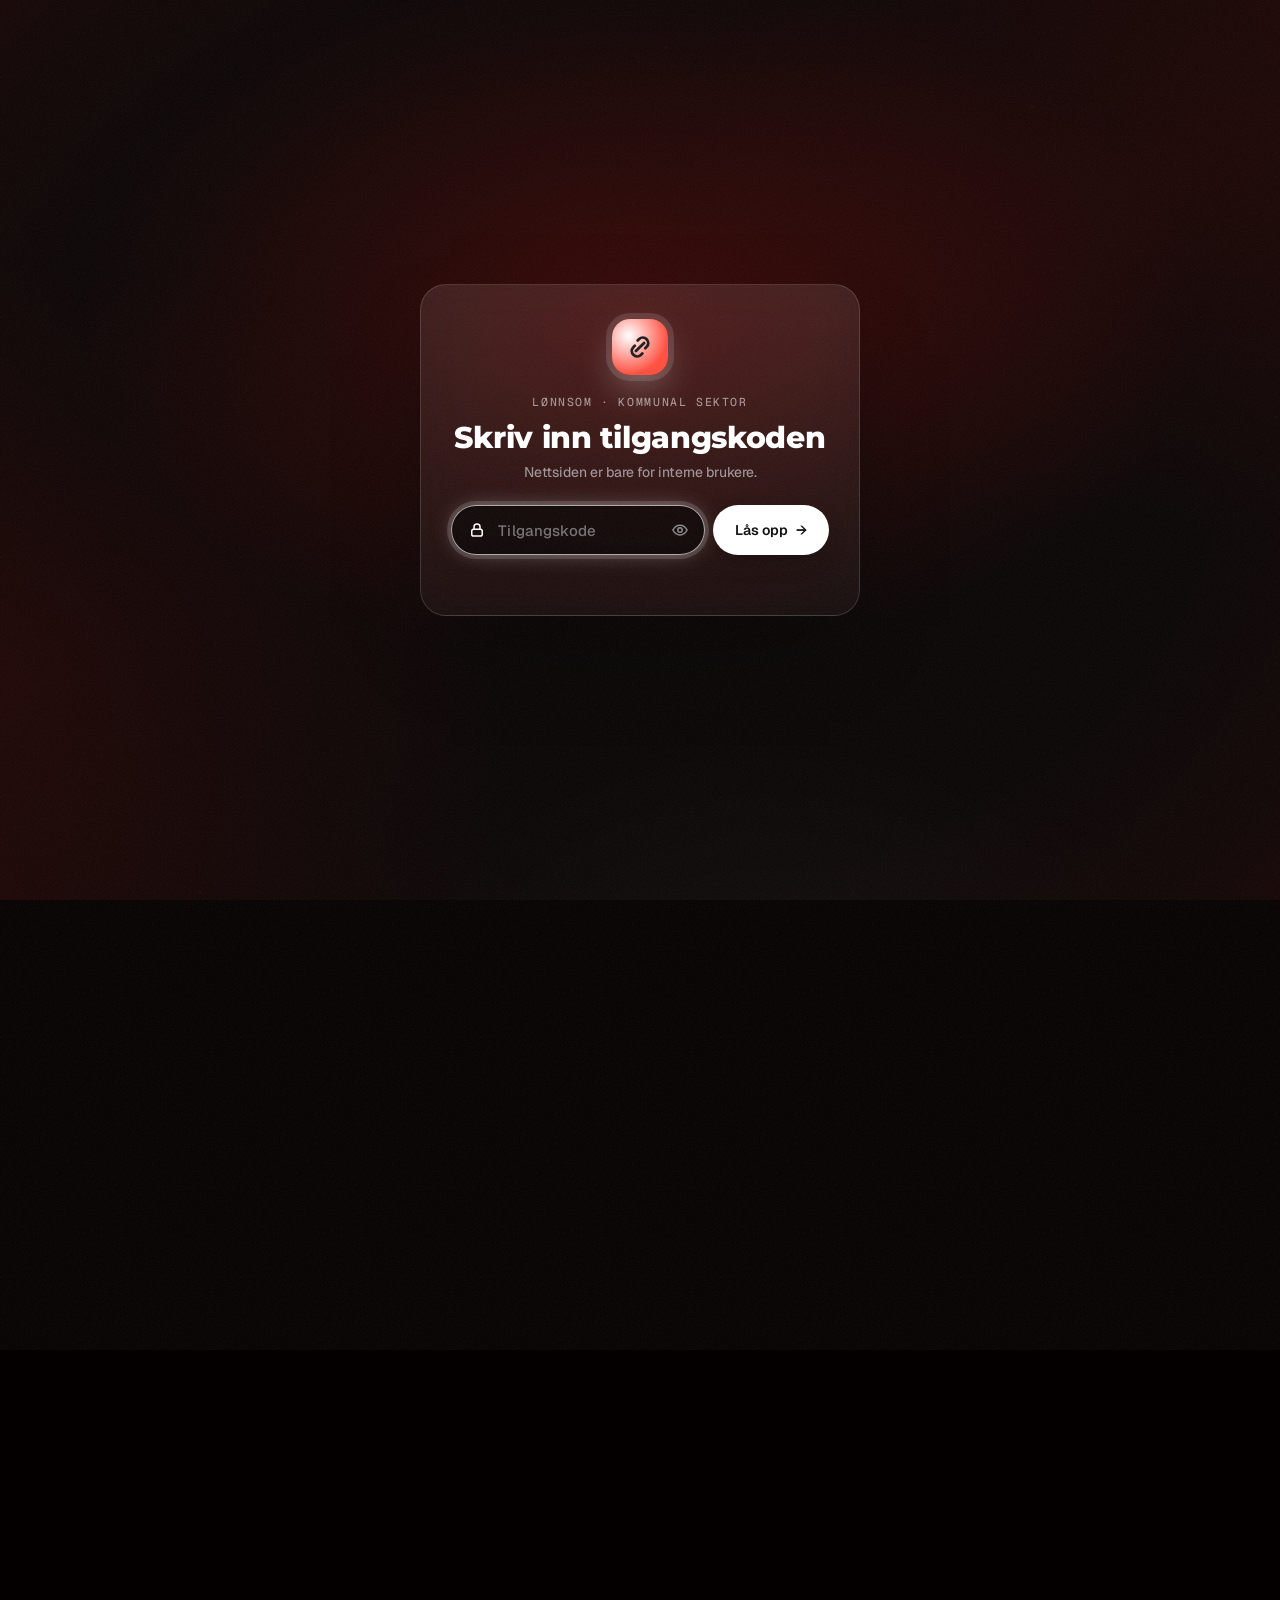
<file: kalkulatorer.html>
<!doctype html>
<html lang="nb">
<head>
  <meta charset="utf-8" />
  <meta name="viewport" content="width=device-width, initial-scale=1" />
  <meta name="robots" content="noindex, nofollow" />
  <script>/* Tema: lyst eller mørkt, settes før siden tegnes */try{var t=localStorage.getItem("lonnsom.tema");if(t==="light"||t==="dark")document.documentElement.dataset.theme=t}catch(e){}</script>
  <script>/* Tilgangskode: skjul siden til koden er skrevet inn (se common.js) */try{if(localStorage.getItem("lonnsom.tilgang")!=="6b29b11ce68a262dfa3caf9f489eb4ff62b6685bd73b86b9f7c54dc0cec670ff")document.documentElement.classList.add("locked")}catch(e){document.documentElement.classList.add("locked")}</script>
  <title>Lønnsom – Kalkulatorer</title>
  <meta name="description" content="Prosentkalkulatorer og datokalkulator for lønnsmedarbeidere – dager mellom datoer, arbeidsdager uten helger og helligdager, og antall helligdager." />
  <link rel="icon" href="data:image/svg+xml,%3Csvg xmlns=%27http://www.w3.org/2000/svg%27 viewBox=%270 0 32 32%27%3E%3Crect width=%2732%27 height=%2732%27 rx=%278%27 fill=%27%237a0804%27/%3E%3Cpath d=%27M12 20l8-8M13.5 9.5l1.6-1.6a5 5 0 0 1 7 7L20.5 16.5M18.5 22.5l-1.6 1.6a5 5 0 0 1-7-7l1.6-1.6%27 fill=%27none%27 stroke=%27%23ffffff%27 stroke-width=%272.6%27 stroke-linecap=%27round%27/%3E%3C/svg%3E" />
  <link rel="preconnect" href="https://fonts.googleapis.com" />
  <link rel="preconnect" href="https://fonts.gstatic.com" crossorigin />
  <link href="https://fonts.googleapis.com/css2?family=Montserrat:wght@500..900&family=Geist:wght@300..700&family=Geist+Mono:wght@400;500&display=swap" rel="stylesheet" />
  <link rel="stylesheet" href="styles.css" />
</head>
<body>
  <div class="glow" aria-hidden="true"></div>

  <header class="topbar">
    <a class="brand" href="index.html" aria-label="Lønnsom – forsiden">
      <svg class="brand-mark" viewBox="0 0 24 24" aria-hidden="true"><path d="M8.5 15.5 15.5 8.5M10 6.5l1.3-1.3a4.6 4.6 0 0 1 6.5 6.5L16.5 13M14 17.5l-1.3 1.3a4.6 4.6 0 0 1-6.5-6.5L7.5 11"/></svg>
      Lønnsom
    </a>
    <nav class="nav-pill" aria-label="Seksjoner">
      <a href="#datoer">Datoer</a>
      <a href="#prosent">Prosent</a>
      <a href="#regler">Godt å vite</a>
    </nav>
    <div class="page-menu" data-current="kalkulatorer.html"></div>
  </header>

  <section class="stage" id="top">
    <div class="stage-bg" aria-hidden="true">
      <span class="blob b1"></span><span class="blob b2"></span><span class="blob b3"></span><span class="blob b4"></span><span class="blob b5"></span>
    </div>
    <canvas class="hero-particles" aria-hidden="true"></canvas>
    <div class="scrim" aria-hidden="true"></div>

    <div class="stage-inner">
      <aside class="facts">
        <p class="facts-head"><svg viewBox="0 0 24 24" aria-hidden="true"><path d="M12 21s-7-6.2-7-11.5a7 7 0 0 1 14 0C19 14.8 12 21 12 21Z"/><circle cx="12" cy="9.5" r="2.5"/></svg> Hverdagsverktøy</p>
        <div class="fact"><span>Datokalkulator</span><b>Arbeidsdager</b><i>uten helg og helligdag</i></div>
        <div class="fact"><span>Norske helligdager</span><b>Alle år</b><i>påske og pinse</i></div>
        <div class="fact"><span>Prosentkalkulatorer</span><b>6 stk.</b><i>lønn og stilling</i></div>
      </aside>

      <div class="hero">
        <p class="eyebrow">Datoer · Arbeidsdager · Prosent</p>
        <h1>Kalkulatorer for<br />hverdagen i lønn</h1>
        <div class="hero-row">
          <p class="lead">Regn ut dager mellom to datoer, arbeidsdager uten helger og helligdager, og alle de små prosentregnestykkene som dukker opp i lønnsarbeidet.</p>
          <a class="cta-pill" href="#datoer">Start å regne <span>→</span></a>
        </div>
      </div>

      <ul class="features">
        <li><svg viewBox="0 0 24 24" aria-hidden="true"><rect x="3.5" y="5" width="17" height="15" rx="3"/><path d="M3.5 10h17M8 3v4M16 3v4"/></svg><span>Kalenderdager, arbeidsdager og helligdager</span></li>
        <li><svg viewBox="0 0 24 24" aria-hidden="true"><path d="M5 12h14M13 6l6 6-6 6"/></svg><span>Legg til arbeidsdager for frister</span></li>
        <li><svg viewBox="0 0 24 24" aria-hidden="true"><path d="M5 19 19 5"/><circle cx="7" cy="7" r="2.5"/><circle cx="17" cy="17" r="2.5"/></svg><span>Prosent av, prosentandel og endring</span></li>
        <li><svg viewBox="0 0 24 24" aria-hidden="true"><circle cx="12" cy="12" r="8.5"/><path d="M12 7.5V12l3 2"/></svg><span>Stillingsprosent og lønn</span></li>
      </ul>
    </div>
  </section>

  <main>
    <!-- DATOER -->
    <section id="datoer" class="tools dato-tools">
      <form class="card tool" id="dForm" data-search="Dager mellom to datoer" data-search-text="datokalkulator kalenderdager arbeidsdager helligdager helger" autocomplete="off" onsubmit="return false">
        <div class="card-head">
          <div>
            <p class="eyebrow">Datokalkulator</p>
            <h2>Dager mellom to datoer</h2>
          </div>
        </div>
        <div class="grid2">
          <label class="field">
            <span>Fra og med</span>
            <input type="date" id="dFra" />
          </label>
          <label class="field">
            <span>Til</span>
            <input type="date" id="dTil" />
          </label>
        </div>
        <div class="field">
          <span>Sluttdatoen</span>
          <div class="seg seg-wide" role="group" aria-label="Sluttdatoen">
            <button type="button" class="on" data-incl="1">Telles med</button>
            <button type="button" data-incl="0">Telles ikke med</button>
          </div>
        </div>
        <div class="out" id="dOut" aria-live="polite"></div>
      </form>

      <form class="card tool" id="aForm" data-search="Legg til arbeidsdager" data-search-text="frist arbeidsdager dato frem bakover" autocomplete="off" onsubmit="return false">
        <div class="card-head">
          <div>
            <p class="eyebrow">Frister</p>
            <h2>Legg til arbeidsdager</h2>
          </div>
        </div>
        <div class="grid2">
          <label class="field">
            <span>Startdato</span>
            <input type="date" id="aStart" />
          </label>
          <label class="field">
            <span>Antall arbeidsdager <em>minus = bakover</em></span>
            <input type="number" id="aAntall" value="10" min="-1000" max="1000" step="1" inputmode="numeric" />
          </label>
        </div>
        <small class="hint">Arbeidsdager er mandag–fredag uten helligdager. Telling starter dagen etter startdatoen.</small>
        <div class="out" id="aOut" aria-live="polite"></div>
      </form>

      <form class="card tool tool-wide" id="mForm" data-search="Dager per måned" data-search-text="datokalkulator kalenderdager arbeidsdager måned kalender mandag fredag periode" autocomplete="off" onsubmit="return false">
        <div class="card-head">
          <div>
            <p class="eyebrow">Datokalkulator</p>
            <h2>Dager per måned</h2>
          </div>
        </div>
        <div class="grid2">
          <label class="field">
            <span>Fra og med</span>
            <input type="date" id="mFra" />
          </label>
          <label class="field">
            <span>Til og med</span>
            <input type="date" id="mTil" />
          </label>
        </div>
        <small class="hint">Første og siste dag telles med. Arbeidsdager er mandag–fredag. Helligdager er markert i kalenderen, men ikke trukket fra.</small>
        <div class="out" id="mOut" aria-live="polite"></div>
      </form>
    </section>

    <!-- PROSENT -->
    <section class="section" id="prosent">
      <div class="section-head">
        <div>
          <p class="eyebrow">Prosent</p>
          <h2>Prosentkalkulatorer</h2>
        </div>
      </div>
      <div class="pct-grid">
        <form class="card pct" data-search-text="prosentkalkulator prosent" data-calc="avY" onsubmit="return false">
          <h3>Prosent av et tall</h3>
          <p class="pct-q">Hva er <input class="pin" data-k="a" value="12" inputmode="decimal" aria-label="Prosent" /> % av <input class="pin wide" data-k="b" value="620 000" inputmode="decimal" aria-label="Tall" />?</p>
          <div class="pct-out"></div>
        </form>
        <form class="card pct" data-search-text="prosentkalkulator prosent" data-calc="andel" onsubmit="return false">
          <h3>Prosentandel</h3>
          <p class="pct-q"><input class="pin wide" data-k="a" value="74 400" inputmode="decimal" aria-label="Del" /> er hvor mange prosent av <input class="pin wide" data-k="b" value="620 000" inputmode="decimal" aria-label="Helhet" />?</p>
          <div class="pct-out"></div>
        </form>
        <form class="card pct" data-search-text="prosentkalkulator prosent" data-calc="endring" onsubmit="return false">
          <h3>Prosentvis endring</h3>
          <p class="pct-q">Fra <input class="pin wide" data-k="a" value="600 000" inputmode="decimal" aria-label="Fra" /> til <input class="pin wide" data-k="b" value="624 000" inputmode="decimal" aria-label="Til" /></p>
          <div class="pct-out"></div>
        </form>
        <form class="card pct" data-search-text="prosentkalkulator prosent" data-calc="pluss" onsubmit="return false">
          <h3>Legg til eller trekk fra prosent</h3>
          <p class="pct-q"><input class="pin wide" data-k="b" value="600 000" inputmode="decimal" aria-label="Tall" /> pluss <input class="pin" data-k="a" value="4,5" inputmode="decimal" aria-label="Prosent" /> % <small>(bruk minus for å trekke fra)</small></p>
          <div class="pct-out"></div>
        </form>
        <form class="card pct" data-search-text="prosentkalkulator prosent" data-calc="stilling" onsubmit="return false">
          <h3>Stillingsprosent fra timer</h3>
          <p class="pct-q"><input class="pin" data-k="a" value="28" inputmode="decimal" aria-label="Timer per uke" /> timer per uke av <input class="pin" data-k="b" value="37,5" inputmode="decimal" aria-label="Full stilling" /> timer i full stilling</p>
          <div class="pct-out"></div>
        </form>
        <form class="card pct" data-search-text="prosentkalkulator prosent" data-calc="lonn" onsubmit="return false">
          <h3>Lønn ved stillingsprosent</h3>
          <p class="pct-q"><input class="pin" data-k="a" value="80" inputmode="decimal" aria-label="Stillingsprosent" /> % av årslønn <input class="pin wide" data-k="b" value="620 000" inputmode="decimal" aria-label="Årslønn" /></p>
          <div class="pct-out"></div>
        </form>
      </div>
    </section>

    <!-- GODT Å VITE -->
    <section class="section" id="regler">
      <div class="section-head">
        <div>
          <p class="eyebrow">Godt å vite</p>
          <h2>Slik regnes det</h2>
        </div>
      </div>
      <div class="rules">
        <article class="rule">
          <h3>Helligdager</h3>
          <p>De offisielle helligdagene: 1. nyttårsdag, skjærtorsdag, langfredag, 1. og 2. påskedag, 1. mai, 17. mai, Kristi himmelfartsdag, 1. og 2. pinsedag og 1. og 2. juledag. <b>Julaften og nyttårsaften er ikke helligdager.</b></p>
          <span class="ref">helligdagsfredloven · lov om 1. og 17. mai</span>
        </article>
        <article class="rule">
          <h3>Arbeidsdager og virkedager</h3>
          <p><b>Arbeidsdager</b> er mandag–fredag uten helligdager. <b>Virkedager</b> etter ferieloven er mandag–lørdag uten helligdager. Lørdag teller altså som virkedag, men ikke som arbeidsdag.</p>
          <span class="ref">ferieloven § 2</span>
        </article>
        <article class="rule">
          <h3>Sluttdatoen</h3>
          <p>Fra 1. til 31. januar er 31 dager når sluttdatoen telles med, og 30 dager når den ikke gjør det. Ved fravær og permisjon telles som regel begge dagene med.</p>
          <span class="ref">datokalkulator</span>
        </article>
        <article class="rule">
          <h3>Prosent og prosentpoeng</h3>
          <p>Går en sats fra 10 % til 12 %, er det en økning på <b>2 prosentpoeng</b>, men <b>20 prosent</b>. Prosentvis endring sammenligner med utgangspunktet.</p>
          <span class="ref">prosentregning</span>
        </article>
        <article class="rule">
          <h3>Tillegg og fradrag</h3>
          <p>Et tillegg på 10 % og et fradrag på 10 % opphever ikke hverandre: 100 + 10 % = 110, og 110 − 10 % = 99.</p>
          <span class="ref">prosentregning</span>
        </article>
        <article class="rule">
          <h3>Stillingsprosent</h3>
          <p>Stillingsprosenten er avtalte timer delt på timene i full stilling. Full stilling er 37,5 timer på dagtid, og 35,5 eller 33,6 timer i turnus.</p>
          <span class="ref">HTA kap. 1 § 4</span>
        </article>
      </div>
    </section>
  </main>

  <footer class="foot">
    <span>Lønnsom</span>
    <span>Beregningene skjer lokalt i nettleseren</span>
  </footer>

  <script src="common.js"></script>
  <script src="search.js"></script>
  <script src="particles.js"></script>
  <script src="fun.js"></script>
  <script src="kalkulatorer.js"></script>
</body>
</html>
</file>
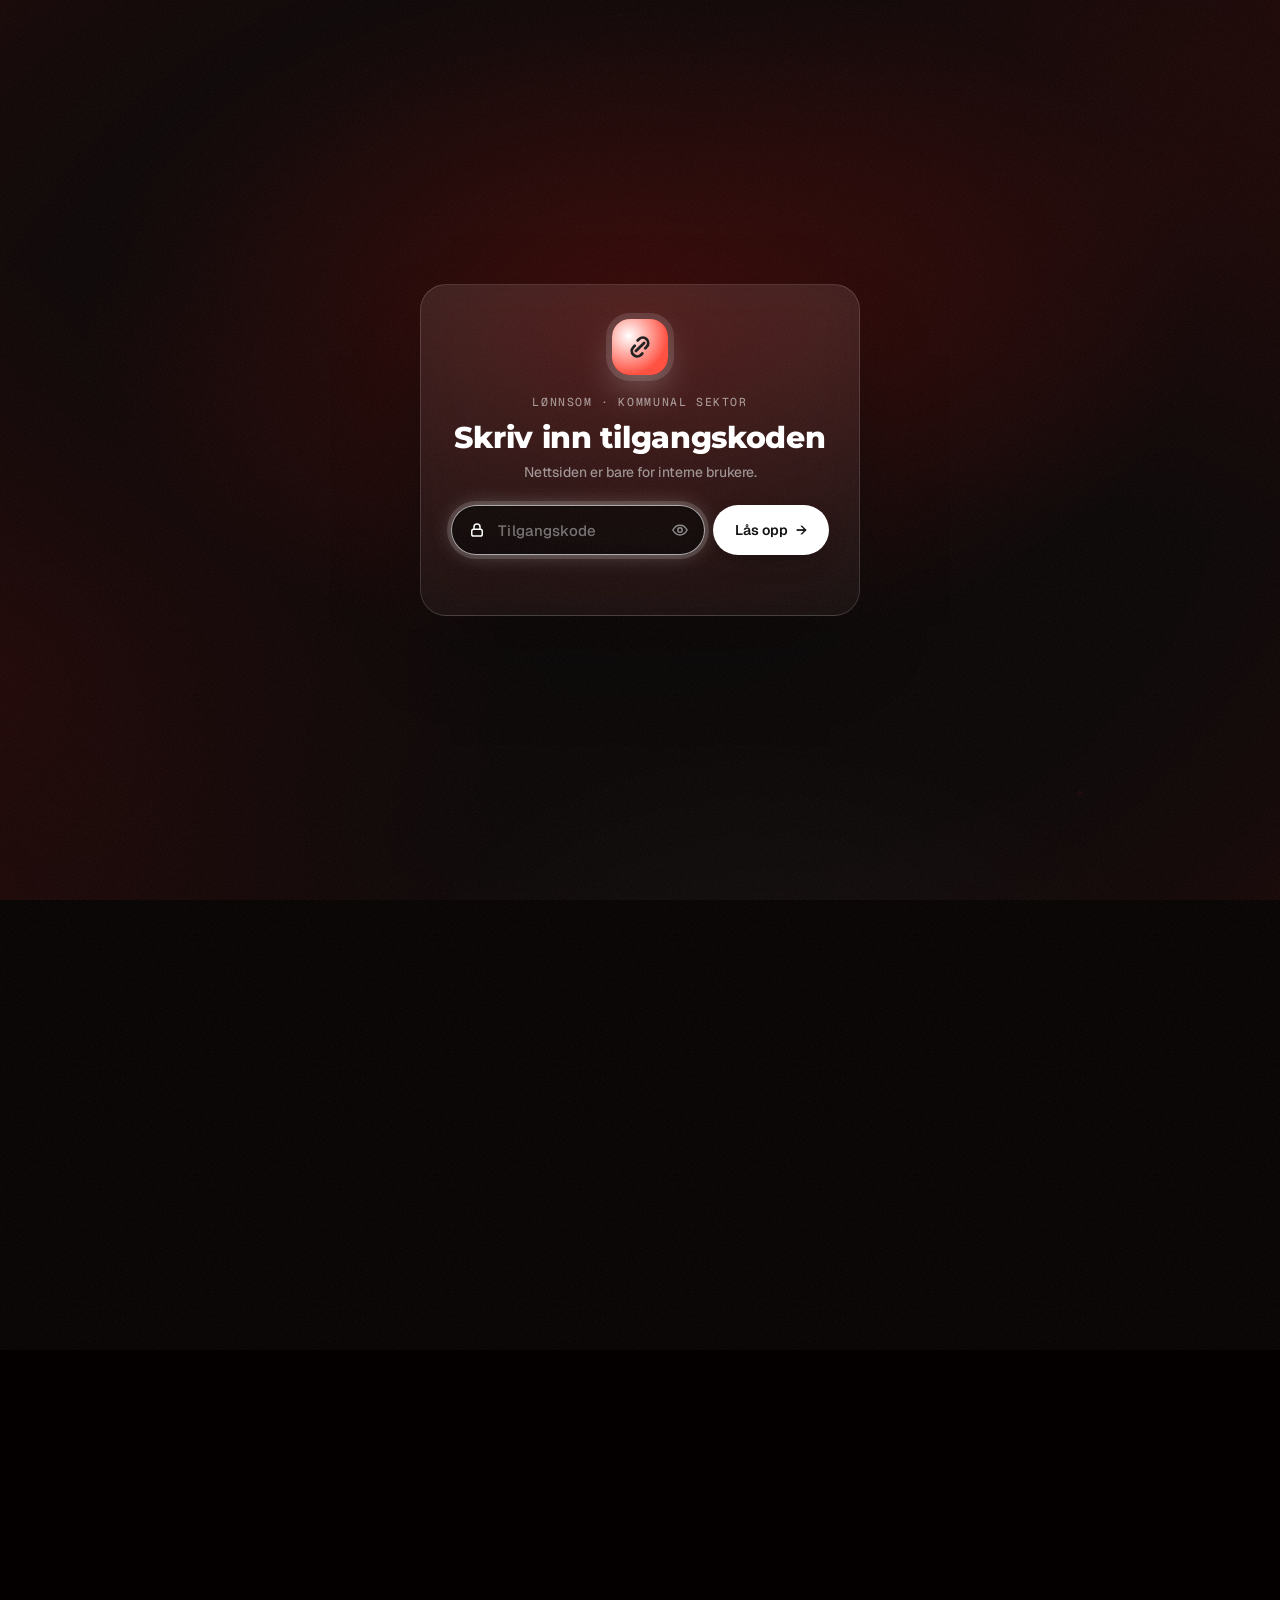
<file: kostnad.html>
<!doctype html>
<html lang="nb">
<head>
  <meta charset="utf-8" />
  <meta name="viewport" content="width=device-width, initial-scale=1" />
  <meta name="robots" content="noindex, nofollow" />
  <script>/* Tema: lyst eller mørkt, settes før siden tegnes */try{var t=localStorage.getItem("lonnsom.tema");if(t==="light"||t==="dark")document.documentElement.dataset.theme=t}catch(e){}</script>
  <script>/* Tilgangskode: skjul siden til koden er skrevet inn (se common.js) */try{if(localStorage.getItem("lonnsom.tilgang")!=="6b29b11ce68a262dfa3caf9f489eb4ff62b6685bd73b86b9f7c54dc0cec670ff")document.documentElement.classList.add("locked")}catch(e){document.documentElement.classList.add("locked")}</script>
  <title>Lønnsom – Lønnskostnad</title>
  <meta name="description" content="Hva koster en ansatt? Fra årslønn til total lønnskostnad per år og per time, med feriepenger, pensjon og arbeidsgiveravgift – forklart for ledere." />
  <link rel="icon" href="data:image/svg+xml,%3Csvg xmlns=%27http://www.w3.org/2000/svg%27 viewBox=%270 0 32 32%27%3E%3Crect width=%2732%27 height=%2732%27 rx=%278%27 fill=%27%237a0804%27/%3E%3Cpath d=%27M12 20l8-8M13.5 9.5l1.6-1.6a5 5 0 0 1 7 7L20.5 16.5M18.5 22.5l-1.6 1.6a5 5 0 0 1-7-7l1.6-1.6%27 fill=%27none%27 stroke=%27%23ffffff%27 stroke-width=%272.6%27 stroke-linecap=%27round%27/%3E%3C/svg%3E" />
  <link rel="preconnect" href="https://fonts.googleapis.com" />
  <link rel="preconnect" href="https://fonts.gstatic.com" crossorigin />
  <link href="https://fonts.googleapis.com/css2?family=Montserrat:wght@500..900&family=Geist:wght@300..700&family=Geist+Mono:wght@400;500&display=swap" rel="stylesheet" />
  <link rel="stylesheet" href="styles.css" />
</head>
<body>
  <div class="glow" aria-hidden="true"></div>

  <header class="topbar">
    <a class="brand" href="index.html" aria-label="Lønnsom – forsiden">
      <svg class="brand-mark" viewBox="0 0 24 24" aria-hidden="true"><path d="M8.5 15.5 15.5 8.5M10 6.5l1.3-1.3a4.6 4.6 0 0 1 6.5 6.5L16.5 13M14 17.5l-1.3 1.3a4.6 4.6 0 0 1-6.5-6.5L7.5 11"/></svg>
      Lønnsom
    </a>
    <nav class="nav-pill" aria-label="Seksjoner">
      <a href="#verktoy">Kalkulator</a>
      <a href="#forklaring">Forklaring</a>
      <a href="#eksempler">Eksempler</a>
      <a href="#regler">Regler</a>
    </nav>
    <div class="page-menu" data-current="kostnad.html"></div>
  </header>

  <section class="stage" id="top">
    <div class="stage-bg" aria-hidden="true">
      <span class="blob b1"></span><span class="blob b2"></span><span class="blob b3"></span><span class="blob b4"></span><span class="blob b5"></span>
    </div>
    <canvas class="hero-particles" aria-hidden="true"></canvas>
    <div class="scrim" aria-hidden="true"></div>

    <div class="stage-inner">
      <aside class="facts">
        <p class="facts-head"><svg viewBox="0 0 24 24" aria-hidden="true"><path d="M12 21s-7-6.2-7-11.5a7 7 0 0 1 14 0C19 14.8 12 21 12 21Z"/><circle cx="12" cy="9.5" r="2.5"/></svg> Budsjett og bemanning</p>
        <div class="fact"><span>Arbeidsgiveravgift sone 1</span><b>14,1 %</b><i>0–14,1 %</i></div>
        <div class="fact"><span>Feriepenger i kommunen</span><b>12 %</b><i>14,3 % fra 60</i></div>
        <div class="fact"><span>Typisk påslag på lønn</span><b>ca. +50 %</b><i>sone 1</i></div>
      </aside>

      <div class="hero">
        <p class="eyebrow">Arbeidsgiveravgift · Feriepenger · Pensjon</p>
        <h1>Hva koster<br />en ansatt?</h1>
        <div class="hero-row">
          <p class="lead">Fra årslønn til hva den ansatte faktisk koster kommunen, per år, per måned og per time. Med en forklaring i klarspråk som kan deles med ledere.</p>
          <a class="cta-pill" href="#verktoy">Regn ut kostnad <span>→</span></a>
        </div>
      </div>

      <ul class="features">
        <li><svg viewBox="0 0 24 24" aria-hidden="true"><rect x="4" y="3" width="16" height="18" rx="3"/><path d="M8 7h8M8 11h2M12 11h2M8 15h2M12 15h2M8 18h2M12 18h4"/></svg><span>Total lønnskostnad per år, måned og time</span></li>
        <li><svg viewBox="0 0 24 24" aria-hidden="true"><path d="M4 20h16M6 20V10M10 20V6M14 20v-8M18 20V4"/></svg><span>Hvor pengene går: lønn, feriepenger, pensjon og avgift</span></li>
        <li><svg viewBox="0 0 24 24" aria-hidden="true"><circle cx="12" cy="12" r="8.5"/><path d="M12 7.5V12l3 2"/></svg><span>Betalt time og produktiv time</span></li>
        <li><svg viewBox="0 0 24 24" aria-hidden="true"><path d="M5 5h14v10H9l-4 4V5Z"/><path d="M9 9h6M9 12h4"/></svg><span>Forklaring i klarspråk som kan deles</span></li>
      </ul>
    </div>
  </section>

  <main>
    <!-- KALKULATOR -->
    <section id="verktoy" class="tools kost-tools">
      <form class="card tool" id="kForm" data-search="Lønnskostnad – kalkulator" data-search-text="lønnskostnad arbeidsgiveravgift sone pensjon feriepenger timepris budsjett hva koster en ansatt" autocomplete="off" onsubmit="return false">
        <div class="card-head">
          <div>
            <p class="eyebrow">Kalkulator</p>
            <h2>Lønnskostnad</h2>
          </div>
        </div>

        <div class="grid2">
          <label class="field">
            <span>Årslønn <em>100 % stilling</em></span>
            <div class="suffix"><input type="text" id="kLonn" value="600 000" inputmode="numeric" /><i>kr</i></div>
          </label>
          <label class="field">
            <span>Stilling</span>
            <div class="suffix"><input type="number" id="kPct" min="1" max="100" value="100" inputmode="numeric" /><i>%</i></div>
          </label>
        </div>

        <label class="field">
          <span>Faste tillegg <em>per år, valgfritt</em></span>
          <div class="suffix"><input type="text" id="kTillegg" value="" placeholder="0" inputmode="numeric" /><i>kr</i></div>
        </label>

        <div class="field">
          <span>Arbeidsgiveravgift <em>sone etter kommunen</em></span>
          <select id="kSone" class="k-select">
            <option value="14.1">Sone 1 – 14,1 %</option>
            <option value="10.6">Sone 1a – 10,6 % (opp til fribeløpet)</option>
            <option value="10.6">Sone 2 – 10,6 %</option>
            <option value="6.4">Sone 3 – 6,4 %</option>
            <option value="5.1">Sone 4 – 5,1 %</option>
            <option value="7.9">Sone 4a – 7,9 %</option>
            <option value="0">Sone 5 – 0 %</option>
          </select>
        </div>

        <div class="grid3">
          <label class="field">
            <span>Feriepenger</span>
            <div class="suffix"><input type="number" id="kFerie" min="0" max="20" step="0.1" value="12" inputmode="decimal" /><i>%</i></div>
          </label>
          <label class="field">
            <span>Pensjon <em>arb.givers andel</em></span>
            <div class="suffix"><input type="number" id="kPensjon" min="0" max="40" step="0.1" value="19.5" inputmode="decimal" /><i>%</i></div>
          </label>
          <label class="field">
            <span>Forsikring o.l.</span>
            <div class="suffix"><input type="number" id="kForsikring" min="0" max="10" step="0.1" value="0" inputmode="decimal" /><i>%</i></div>
          </label>
        </div>
        <small class="hint">Standard pensjonssats er <b>19,5 %</b>. Arbeidsgiverens pensjonspremie beregnes for hver kommune og varierer fra år til år, så sjekk satsen økonomiavdelingen bruker i lønnsbudsjettet.</small>

        <details class="adv">
          <summary>Arbeidstid og fravær <span>timepris · ferie · sykefravær</span></summary>
          <label class="field">
            <span>Arbeidstidsordning</span>
            <select id="kOrdning" class="k-select">
              <option value="37.5" data-sub="Dagtid" selected>37,5 t per uke · 1950 årstimer</option>
              <option value="35.5" data-sub="Turnus med to-skift eller helgearbeid">35,5 t per uke · 1846 årstimer</option>
              <option value="33.6" data-sub="Helkontinuerlig eller tredelt turnus">33,6 t per uke · 1747 årstimer</option>
              <option value="annet" data-sub="Skriv inn timer per uke selv">Annet</option>
            </select>
          </label>
          <label class="field" id="kUkeWrap" hidden>
            <span>Timer per uke</span>
            <div class="suffix"><input type="number" id="kUke" min="1" max="60" step="0.1" value="37.5" inputmode="decimal" /><i>t</i></div>
          </label>
          <div class="grid2">
            <label class="field">
              <span>Ferie</span>
              <div class="suffix"><input type="number" id="kFerieUker" min="0" max="8" step="1" value="5" inputmode="numeric" /><i>uker</i></div>
            </label>
            <label class="field">
              <span>Sykefravær <em>eksempel</em></span>
              <div class="suffix"><input type="number" id="kSyk" min="0" max="50" step="0.5" value="8" inputmode="decimal" /><i>%</i></div>
            </label>
          </div>
          <label class="field">
            <span>År <em>for helligdager</em></span>
            <input type="number" id="kAar" min="2024" max="2040" inputmode="numeric" />
          </label>
        </details>
      </form>

      <div class="card tool" id="kResult" aria-live="polite"></div>
    </section>

    <!-- FORKLARING -->
    <section class="section" id="forklaring">
      <div class="section-head">
        <div>
          <p class="eyebrow">Forklaring</p>
          <h2>Hva betyr tallene?</h2>
        </div>
        <button type="button" class="primary" id="kCopy">Kopier forklaringen</button>
      </div>
      <div class="card explain" id="kExplain"></div>
    </section>

    <!-- EKSEMPLER -->
    <section class="section" id="eksempler">
      <div class="section-head">
        <div>
          <p class="eyebrow">Eksempler</p>
          <h2>Slik blir det i praksis</h2>
        </div>
      </div>
      <div class="examples" id="kExamples"></div>
    </section>

    <!-- REGLER -->
    <section class="section" id="regler">
      <div class="section-head">
        <div>
          <p class="eyebrow">Regelverk og forutsetninger</p>
          <h2>Godt å vite</h2>
        </div>
      </div>
      <div class="rules">
        <article class="rule">
          <h3>Arbeidsgiveravgift</h3>
          <p>Avgift til staten som arbeidsgiveren betaler av lønn, feriepenger og pensjonspremie. Satsen avhenger av hvor kommunen ligger: fra <b>14,1 %</b> i sone 1 til <b>0 %</b> i sone 5 (Nord-Troms og Finnmark).</p>
          <span class="ref">folketrygdloven § 23-2 · Stortingets vedtak</span>
        </article>
        <article class="rule">
          <h3>Feriepenger i budsjettet</h3>
          <p>Kalkulatoren følger den vanlige budsjettmodellen der feriepengene, <b>12 %</b> i kommunen, kommer i tillegg til årslønnen. Det gir et trygt anslag. I praksis trekkes lønn for feriedagene i juni, så faktisk utbetalt blir litt lavere.</p>
          <span class="ref">ferieloven § 10 · HTA</span>
        </article>
        <article class="rule">
          <h3>Pensjon</h3>
          <p>Kommunen betaler premie til KLP eller en pensjonskasse. Den ansatte betaler <b>2 %</b> selv, og arbeidsgiveren resten. Premien beregnes for hver kommune ut fra de ansattes alder og lønn, og i tillegg kommer reguleringspremie, AFP og administrasjon. Det finnes derfor ingen felles sats. Kalkulatoren bruker <b>19,5 %</b> som standard.</p>
          <span class="ref">KLP · pensjonskasse</span>
        </article>
        <article class="rule">
          <h3>Forsikringer</h3>
          <p>Yrkesskadeforsikring er lovpålagt, og kommunen har i tillegg gruppelivsforsikring etter Hovedtariffavtalen. Kostnaden er vanligvis liten, typisk under 1 % av lønnen.</p>
          <span class="ref">yrkesskadeforsikringsloven · HTA</span>
        </article>
        <article class="rule">
          <h3>Betalt time og produktiv time</h3>
          <p>En betalt time er alle timene i stillingen. En produktiv time er tiden den ansatte faktisk er på jobb, etter ferie, helligdager og sykefravær. Produktive timer er derfor dyrere.</p>
          <span class="ref">budsjett</span>
        </article>
        <article class="rule">
          <h3>Det som ikke er med</h3>
          <p>Overtid, ubekvemstillegg, vikarer ved fravær, opplæring, utstyr, lokaler og ledelse er ikke med. Refusjon fra NAV ved sykdom trekker kostnaden ned. Bruk tallet som grunnkostnad.</p>
          <span class="ref">forutsetning</span>
        </article>
      </div>
      <p class="disclaimer">Kalkulatoren gir et anslag til budsjett og bemanning. Pensjonssatsen er satt til 19,5 % som standard, og sykefraværet (8 %) er en eksempelverdi. Bruk kommunens egen pensjonssats og enhetens faktiske sykefravær for et presist tall.</p>
    </section>
  </main>

  <footer class="foot">
    <span>Lønnsom</span>
    <span>Beregningene skjer lokalt i nettleseren</span>
  </footer>

  <script src="common.js"></script>
  <script src="search.js"></script>
  <script src="particles.js"></script>
  <script src="fun.js"></script>
  <script src="kostnad.js"></script>
</body>
</html>
</file>
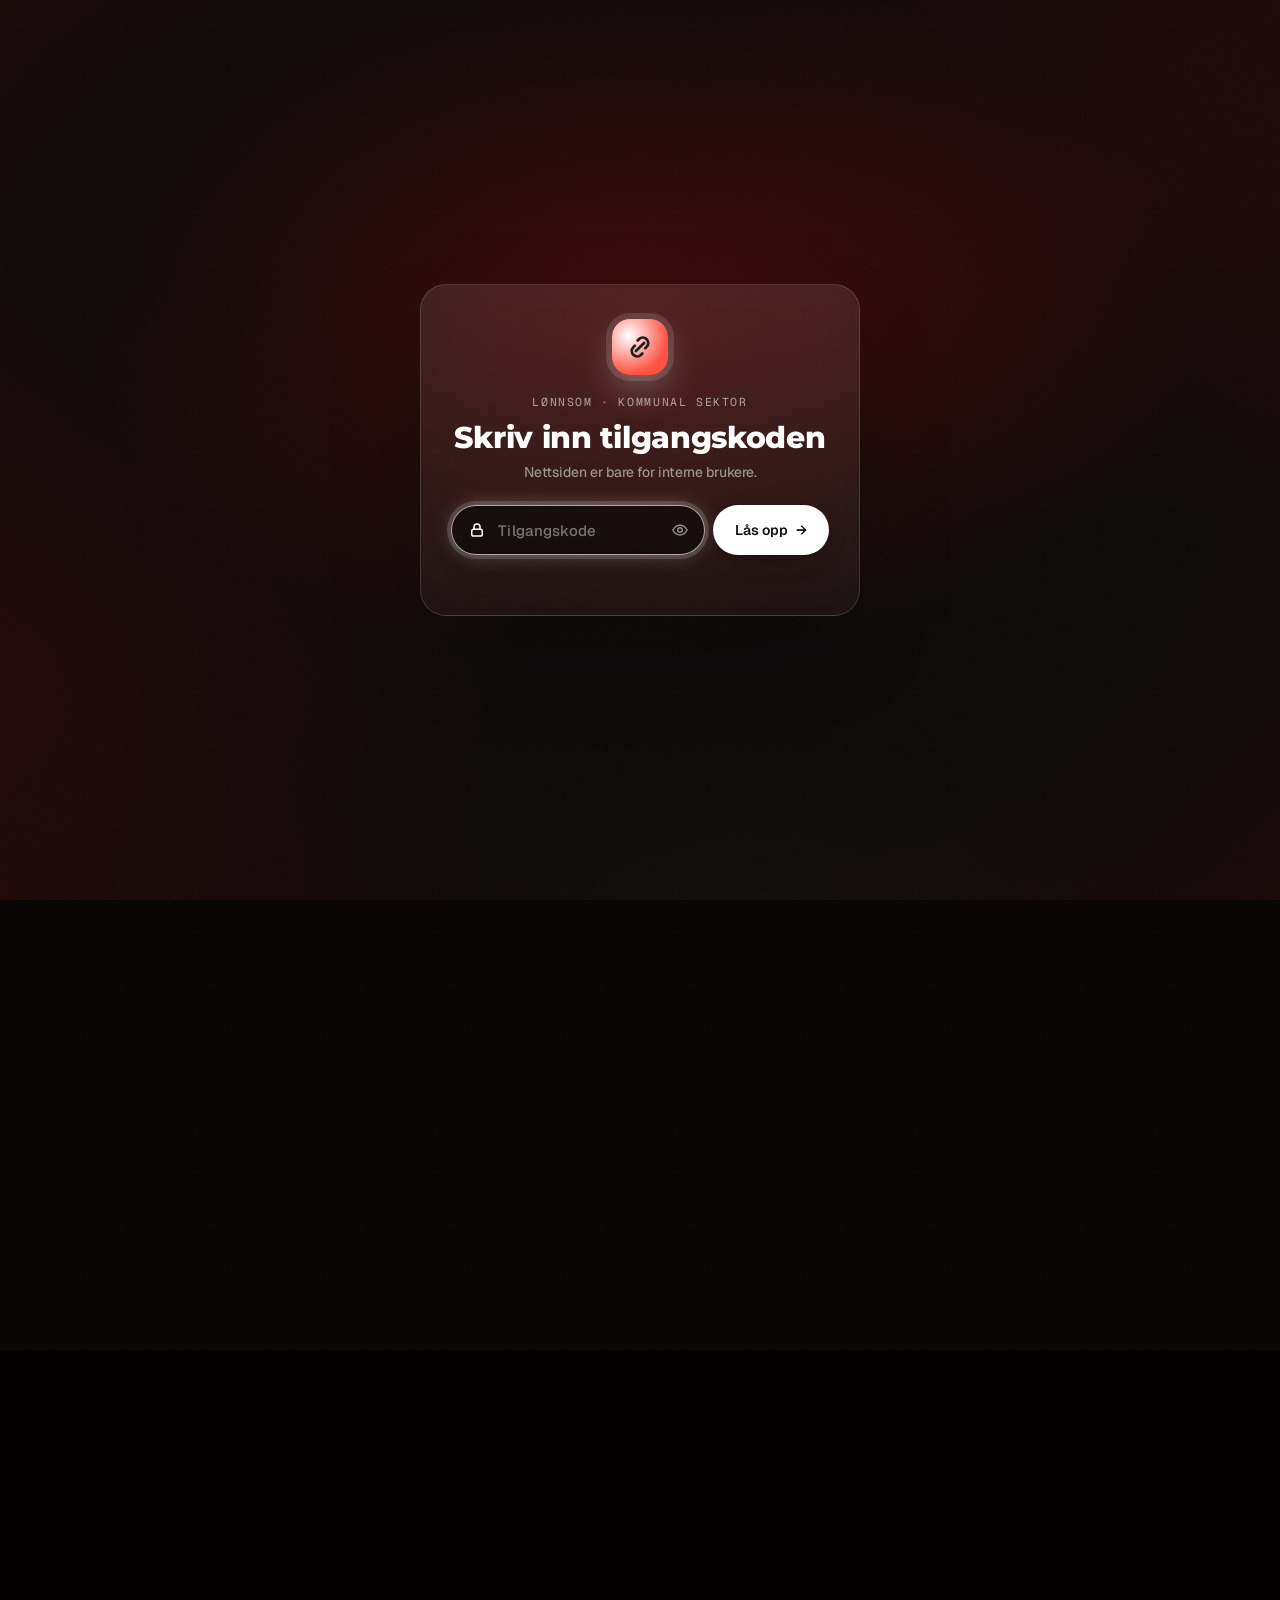
<file: overtid.html>
<!doctype html>
<html lang="nb">
<head>
  <meta charset="utf-8" />
  <meta name="viewport" content="width=device-width, initial-scale=1" />
  <meta name="robots" content="noindex, nofollow" />
  <script>/* Tema: lyst eller mørkt, settes før siden tegnes */try{var t=localStorage.getItem("lonnsom.tema");if(t==="light"||t==="dark")document.documentElement.dataset.theme=t}catch(e){}</script>
  <script>/* Tilgangskode: skjul siden til koden er skrevet inn (se common.js) */try{if(localStorage.getItem("lonnsom.tilgang")!=="6b29b11ce68a262dfa3caf9f489eb4ff62b6685bd73b86b9f7c54dc0cec670ff")document.documentElement.classList.add("locked")}catch(e){document.documentElement.classList.add("locked")}</script>
  <title>Lønnsom – Overtid</title>
  <meta name="description" content="Overtid i kommunal sektor forklart kort – med kalkulator som fordeler timene på 50 og 100 prosent, og oversikt over lovens grenser." />
  <link rel="icon" href="data:image/svg+xml,%3Csvg xmlns=%27http://www.w3.org/2000/svg%27 viewBox=%270 0 32 32%27%3E%3Crect width=%2732%27 height=%2732%27 rx=%278%27 fill=%27%237a0804%27/%3E%3Cpath d=%27M12 20l8-8M13.5 9.5l1.6-1.6a5 5 0 0 1 7 7L20.5 16.5M18.5 22.5l-1.6 1.6a5 5 0 0 1-7-7l1.6-1.6%27 fill=%27none%27 stroke=%27%23ffffff%27 stroke-width=%272.6%27 stroke-linecap=%27round%27/%3E%3C/svg%3E" />
  <link rel="preconnect" href="https://fonts.googleapis.com" />
  <link rel="preconnect" href="https://fonts.gstatic.com" crossorigin />
  <link href="https://fonts.googleapis.com/css2?family=Montserrat:wght@500..900&family=Geist:wght@300..700&family=Geist+Mono:wght@400;500&display=swap" rel="stylesheet" />
  <link rel="stylesheet" href="styles.css" />
</head>
<body>
  <div class="glow" aria-hidden="true"></div>

  <header class="topbar">
    <a class="brand" href="index.html" aria-label="Lønnsom – forsiden">
      <svg class="brand-mark" viewBox="0 0 24 24" aria-hidden="true"><path d="M8.5 15.5 15.5 8.5M10 6.5l1.3-1.3a4.6 4.6 0 0 1 6.5 6.5L16.5 13M14 17.5l-1.3 1.3a4.6 4.6 0 0 1-6.5-6.5L7.5 11"/></svg>
      Lønnsom
    </a>
    <nav class="nav-pill" aria-label="Seksjoner">
      <a href="#verktoy">Kalkulator</a>
      <a href="#satser">Satser</a>
      <a href="#eksempler">Eksempler</a>
      <a href="#regler">Regler</a>
    </nav>
    <div class="page-menu" data-current="overtid.html"></div>
  </header>

  <section class="stage" id="top">
    <div class="stage-bg" aria-hidden="true">
      <span class="blob b1"></span><span class="blob b2"></span><span class="blob b3"></span><span class="blob b4"></span><span class="blob b5"></span>
    </div>
    <canvas class="hero-particles" aria-hidden="true"></canvas>
    <div class="scrim" aria-hidden="true"></div>

    <div class="stage-inner">
      <aside class="facts">
        <p class="facts-head"><svg viewBox="0 0 24 24" aria-hidden="true"><path d="M12 21s-7-6.2-7-11.5a7 7 0 0 1 14 0C19 14.8 12 21 12 21Z"/><circle cx="12" cy="9.5" r="2.5"/></svg> Kommunal sektor · HTA § 6</p>
        <div class="fact"><span>Overtid på dagtid</span><b>+50 %</b><i>lov: minst 40 %</i></div>
        <div class="fact"><span>Kveld, natt, søn- og helligdag</span><b>+100 %</b><i>kl. 21–06</i></div>
        <div class="fact"><span>Timelønn</span><b>lønn / 1850</b><i>37,5 t/uke</i></div>
      </aside>

      <div class="hero">
        <p class="eyebrow">Arbeidsmiljøloven § 10-6 · HTA kap. 1 § 6</p>
        <h1>Overtid,<br />time for time</h1>
        <div class="hero-row">
          <p class="lead">Registrer overtiden, så fordeles timene automatisk på 50 % og 100 %, og du ser hva som skal utbetales eller avspaseres. Med lovens grenser og reglene for deltidsansatte.</p>
          <a class="cta-pill" href="#verktoy">Regn ut overtid <span>→</span></a>
        </div>
      </div>

      <ul class="features">
        <li><svg viewBox="0 0 24 24" aria-hidden="true"><circle cx="12" cy="12" r="8.5"/><path d="M12 7.5V12l3 2"/></svg><span>Fordeler timene på 50 % og 100 %</span></li>
        <li><svg viewBox="0 0 24 24" aria-hidden="true"><rect x="4" y="3" width="16" height="18" rx="3"/><path d="M8 7h8M8 11h2M12 11h2M8 15h2M12 15h2M8 18h2M12 18h4"/></svg><span>Utbetaling eller avspasering</span></li>
        <li><svg viewBox="0 0 24 24" aria-hidden="true"><path d="M4 20h16M6 20V10M10 20V6M14 20v-8M18 20V4"/></svg><span>Lovens grenser per uke, 4 uker og år</span></li>
        <li><svg viewBox="0 0 24 24" aria-hidden="true"><path d="M12 3 5 6v5.5c0 4.3 3 8 7 9.5 4-1.5 7-5.2 7-9.5V6l-7-3Z"/><path d="m9 12 2 2 4-4"/></svg><span>Merarbeid, hviletid og fritak</span></li>
      </ul>
    </div>
  </section>

  <main>
    <!-- VERKTØY -->
    <section id="verktoy" class="tools">
      <!-- Overtidskalkulator -->
      <form class="card tool" id="otForm" data-search="Overtidskalkulator" data-search-text="overtid 50 % 100 % timelønn 1850 avspasering utbetaling kveld natt helg" autocomplete="off" onsubmit="return false">
        <div class="card-head">
          <div>
            <p class="eyebrow">Kalkulator</p>
            <h2>Overtid</h2>
          </div>
          <div class="seg" role="group" aria-label="Oppgjør">
            <button type="button" class="on" data-opp="ut">Utbetaling</button>
            <button type="button" data-opp="av">Avspasering</button>
          </div>
        </div>

        <div class="grid2">
          <label class="field">
            <span>Årslønn <em>100 % stilling</em></span>
            <div class="suffix"><input type="text" id="otLonn" value="600 000" inputmode="numeric" /><i>kr</i></div>
          </label>
          <label class="field">
            <span>Delingstall <em>timelønn</em></span>
            <input type="number" id="otDiv" min="1000" max="2500" value="1850" inputmode="numeric" />
          </label>
        </div>

        <div class="ot-rows-head"><span>Dato</span><span>Fra</span><span>Til</span><span></span></div>
        <div id="otRows" class="ot-rows"></div>
        <button type="button" class="ghost ot-add" id="otAdd">+ Legg til overtid</button>

        <div class="out" id="otOut" aria-live="polite"></div>
      </form>

      <!-- Grenser -->
      <form class="card tool" id="grForm" data-search="Overtidsgrenser" data-search-text="grenser 10 timer 25 timer 200 timer avtale tillitsvalgte" autocomplete="off" onsubmit="return false">
        <div class="card-head">
          <div>
            <p class="eyebrow">Kontroll</p>
            <h2>Overtidsgrenser</h2>
          </div>
          <div class="seg" role="group" aria-label="Grunnlag">
            <button type="button" class="on" data-avtale="0">Loven</button>
            <button type="button" data-avtale="1">Avtale med tillitsvalgte</button>
          </div>
        </div>

        <div class="grid3">
          <label class="field">
            <span>Denne uken</span>
            <div class="suffix"><input type="number" id="grUke" min="0" max="80" step="0.5" value="6" inputmode="decimal" /><i>t</i></div>
          </label>
          <label class="field">
            <span>Siste 4 uker</span>
            <div class="suffix"><input type="number" id="gr4" min="0" max="200" step="0.5" value="18" inputmode="decimal" /><i>t</i></div>
          </label>
          <label class="field">
            <span>Siste 52 uker</span>
            <div class="suffix"><input type="number" id="gr52" min="0" max="600" step="0.5" value="140" inputmode="decimal" /><i>t</i></div>
          </label>
        </div>
        <small class="hint">Grensene gjelder overtid ut over den alminnelige arbeidstiden. Samlet arbeidstid kan i tillegg ikke være mer enn <b>13 timer per døgn</b> og <b>48 timer per uke</b>.</small>

        <div class="out" id="grOut" aria-live="polite"></div>
      </form>
    </section>

    <!-- SATSER -->
    <section class="section" id="satser">
      <div class="section-head">
        <div>
          <p class="eyebrow">Satser</p>
          <h2>Hva overtiden gir</h2>
        </div>
      </div>
      <div class="ot-rates">
        <article class="card ot-rate">
          <span class="rate-label">Dagtid hverdager</span>
          <b>+50 %</b>
          <p>Overtid mandag til lørdag mellom kl. 06 og 21. Loven krever minst 40 %, Hovedtariffavtalen gir 50 %.</p>
        </article>
        <article class="card ot-rate hl">
          <span class="rate-label">Kveld, natt og helg</span>
          <b>+100 %</b>
          <p>Overtid mellom kl. 21 og 06, og hele døgnet på søndager og helligdager.</p>
        </article>
        <article class="card ot-rate">
          <span class="rate-label">Merarbeid (deltid)</span>
          <b>+0 %</b>
          <p>Ekstra timer for deltidsansatte opp til full stilling er merarbeid og betales med vanlig timelønn, uten overtidstillegg.</p>
        </article>
        <article class="card ot-rate">
          <span class="rate-label">Timelønn</span>
          <b>/ 1850</b>
          <p>Timelønnen er årslønnen for 100 % stilling delt på 1850 ved 37,5 timers uke. Faste tillegg kan inngå. Sjekk HTA for andre arbeidstidsordninger.</p>
        </article>
      </div>
    </section>

    <!-- EKSEMPLER -->
    <section class="section" id="eksempler">
      <div class="section-head">
        <div>
          <p class="eyebrow">Eksempler</p>
          <h2>Slik blir det i praksis</h2>
        </div>
      </div>
      <div class="examples" id="otExamples"></div>
    </section>

    <!-- REGLER -->
    <section class="section" id="regler">
      <div class="section-head">
        <div>
          <p class="eyebrow">Regelverk</p>
          <h2>Godt å vite</h2>
        </div>
      </div>
      <div class="rules">
        <article class="rule">
          <h3>Hva er overtid?</h3>
          <p>Arbeid ut over den <b>alminnelige arbeidstiden</b>, som i kommunen normalt er 37,5 timer i uken. Overtid skal bare brukes når det er et <b>særlig og tidsavgrenset behov</b>.</p>
          <span class="ref">aml. § 10-6</span>
        </article>
        <article class="rule">
          <h3>Pålagt overtid</h3>
          <p>Overtiden skal være pålagt eller godkjent av arbeidsgiveren på forhånd. Arbeid den ansatte gjør på eget initiativ, gir ikke uten videre krav på overtidsbetaling.</p>
          <span class="ref">HTA kap. 1 § 6</span>
        </article>
        <article class="rule">
          <h3>Grenser etter loven</h3>
          <p>Høyst <b>10 timer</b> per uke, <b>25 timer</b> per 4 uker og <b>200 timer</b> per 52 uker. Etter avtale med tillitsvalgte: 20 timer per uke, 50 timer per 4 uker og 300 timer per 52 uker.</p>
          <span class="ref">aml. § 10-6 (4)–(5)</span>
        </article>
        <article class="rule">
          <h3>Avspasering</h3>
          <p>Etter avtale kan overtiden tas ut som fritid, time for time. <b>Overtidstillegget skal likevel utbetales.</b></p>
          <span class="ref">aml. § 10-6 (12)</span>
        </article>
        <article class="rule">
          <h3>Merarbeid for deltidsansatte</h3>
          <p>Timer ut over avtalt arbeidstid, men innenfor full stilling, er merarbeid. Det gir vanlig timelønn. Først når den ansatte jobber mer enn full stilling, blir det overtid.</p>
          <span class="ref">HTA kap. 1 § 6</span>
        </article>
        <article class="rule">
          <h3>Hviletid</h3>
          <p>Den ansatte skal ha minst <b>11 timer</b> sammenhengende fri per døgn og <b>35 timer</b> sammenhengende fri per uke. Overtid kan ikke tas fra den lovpålagte hvilen.</p>
          <span class="ref">aml. §§ 10-8, 10-6 (8)</span>
        </article>
        <article class="rule">
          <h3>Fritak fra overtid</h3>
          <p>Den ansatte kan be om fritak av helsemessige eller viktige sosiale grunner, og gravide eller ammende kan kreve fritak.</p>
          <span class="ref">aml. § 10-6 (3)</span>
        </article>
        <article class="rule">
          <h3>Ledere</h3>
          <p>Ansatte i <b>ledende eller særlig uavhengige stillinger</b> er unntatt fra arbeidstidsreglene og får normalt ikke overtidsbetaling. Lønnen skal da ta høyde for dette.</p>
          <span class="ref">aml. § 10-12</span>
        </article>
        <article class="rule">
          <h3>Feriepenger og pensjon</h3>
          <p>Overtidsbetaling gir <b>feriepenger</b>, men er <b>ikke pensjonsgivende</b> i offentlig tjenestepensjon.</p>
          <span class="ref">ferieloven § 10 · tjenestepensjon</span>
        </article>
      </div>
      <p class="disclaimer">Siden er en kort, forenklet oversikt og ikke juridisk rådgivning. Hovedtariffavtalen har egne regler, blant annet for utrykning, høytidsaftener og andre arbeidstidsordninger. Kommunens rutiner og lokale avtaler gjelder.</p>
    </section>
  </main>

  <footer class="foot">
    <span>Lønnsom</span>
    <span>Beregningene skjer lokalt i nettleseren</span>
  </footer>

  <script src="common.js"></script>
  <script src="search.js"></script>
  <script src="particles.js"></script>
  <script src="fun.js"></script>
  <script src="overtid.js"></script>
</body>
</html>
</file>
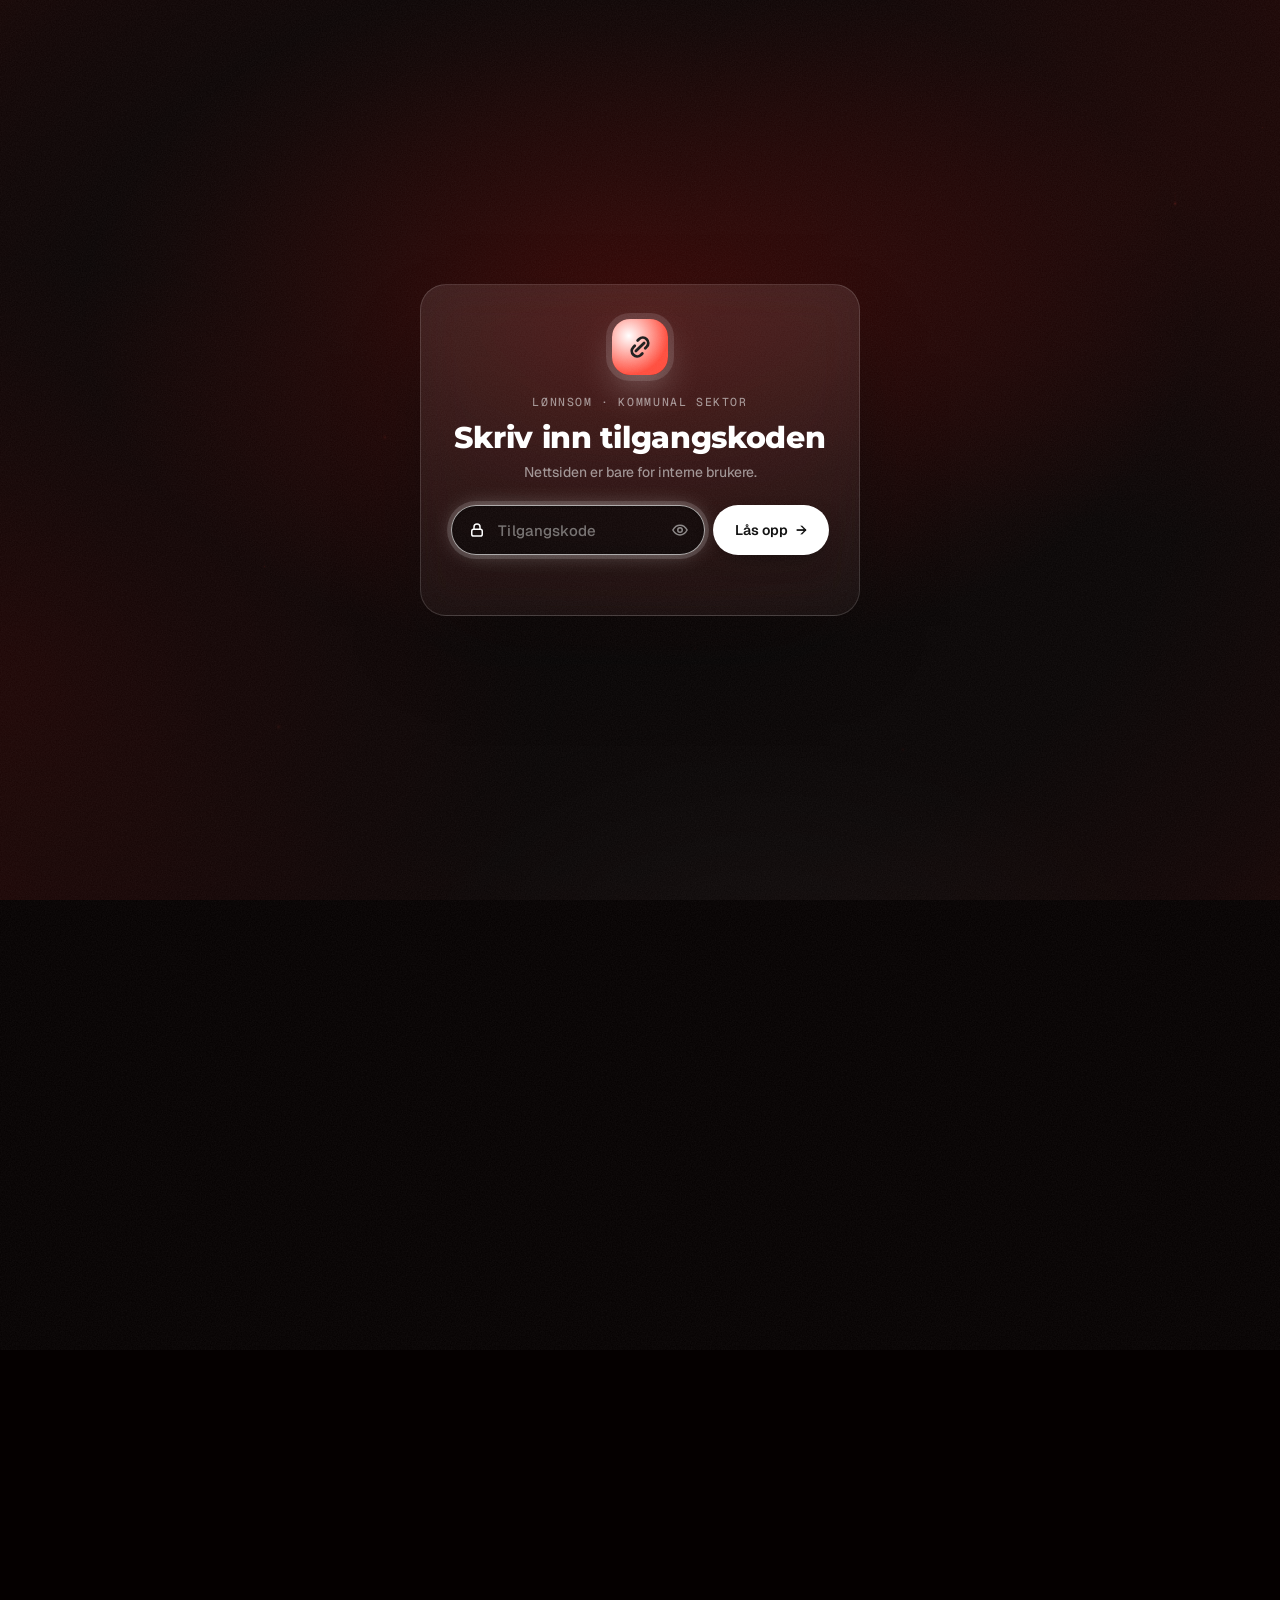
<file: pensjon.html>
<!doctype html>
<html lang="nb">
<head>
  <meta charset="utf-8" />
  <meta name="viewport" content="width=device-width, initial-scale=1" />
  <meta name="robots" content="noindex, nofollow" />
  <script>/* Tema: lyst eller mørkt, settes før siden tegnes */try{var t=localStorage.getItem("lonnsom.tema");if(t==="light"||t==="dark")document.documentElement.dataset.theme=t}catch(e){}</script>
  <script>/* Tilgangskode: skjul siden til koden er skrevet inn (se common.js) */try{if(localStorage.getItem("lonnsom.tilgang")!=="6b29b11ce68a262dfa3caf9f489eb4ff62b6685bd73b86b9f7c54dc0cec670ff")document.documentElement.classList.add("locked")}catch(e){document.documentElement.classList.add("locked")}</script>
  <title>Lønnsom – Pensjon i kommunen</title>
  <meta name="description" content="Pensjon i kommunal sektor forklart kort – folketrygd, offentlig tjenestepensjon og AFP, med kalkulator for årlig pensjonsopptjening." />
  <link rel="icon" href="data:image/svg+xml,%3Csvg xmlns=%27http://www.w3.org/2000/svg%27 viewBox=%270 0 32 32%27%3E%3Crect width=%2732%27 height=%2732%27 rx=%278%27 fill=%27%237a0804%27/%3E%3Cpath d=%27M12 20l8-8M13.5 9.5l1.6-1.6a5 5 0 0 1 7 7L20.5 16.5M18.5 22.5l-1.6 1.6a5 5 0 0 1-7-7l1.6-1.6%27 fill=%27none%27 stroke=%27%23ffffff%27 stroke-width=%272.6%27 stroke-linecap=%27round%27/%3E%3C/svg%3E" />
  <link rel="preconnect" href="https://fonts.googleapis.com" />
  <link rel="preconnect" href="https://fonts.gstatic.com" crossorigin />
  <link href="https://fonts.googleapis.com/css2?family=Montserrat:wght@500..900&family=Geist:wght@300..700&family=Geist+Mono:wght@400;500&display=swap" rel="stylesheet" />
  <link rel="stylesheet" href="styles.css" />
</head>
<body>
  <div class="glow" aria-hidden="true"></div>

  <header class="topbar">
    <a class="brand" href="index.html" aria-label="Lønnsom – forsiden">
      <svg class="brand-mark" viewBox="0 0 24 24" aria-hidden="true"><path d="M8.5 15.5 15.5 8.5M10 6.5l1.3-1.3a4.6 4.6 0 0 1 6.5 6.5L16.5 13M14 17.5l-1.3 1.3a4.6 4.6 0 0 1-6.5-6.5L7.5 11"/></svg>
      Lønnsom
    </a>
    <nav class="nav-pill" aria-label="Seksjoner">
      <a href="#verktoy">Kalkulator</a>
      <a href="#lag">Tre lag</a>
      <a href="#ordninger">Ordninger</a>
      <a href="#sjekkliste">Sjekkliste</a>
      <a href="#eksempler">Eksempler</a>
      <a href="#regler">Regler</a>
    </nav>
    <div class="page-menu" data-current="pensjon.html"></div>
  </header>

  <section class="stage" id="top">
    <div class="stage-bg" aria-hidden="true">
      <span class="blob b1"></span><span class="blob b2"></span><span class="blob b3"></span><span class="blob b4"></span><span class="blob b5"></span>
    </div>
    <canvas class="hero-particles" aria-hidden="true"></canvas>
    <div class="scrim" aria-hidden="true"></div>

    <div class="stage-inner">
      <aside class="facts">
        <p class="facts-head"><svg viewBox="0 0 24 24" aria-hidden="true"><path d="M12 21s-7-6.2-7-11.5a7 7 0 0 1 14 0C19 14.8 12 21 12 21Z"/><circle cx="12" cy="9.5" r="2.5"/></svg> Offentlig tjenestepensjon</p>
        <div class="fact"><span>Egenandel</span><b>2 %</b><i>av lønn</i></div>
        <div class="fact"><span>Påslag tjenestepensjon</span><b>5,7 %</b><i>opptil 7,1 G</i></div>
        <div class="fact"><span>Fleksibelt uttak</span><b>62–75 år</b><i>født 1963+</i></div>
      </aside>

      <div class="hero">
        <p class="eyebrow">Folketrygden · Offentlig tjenestepensjon · AFP</p>
        <h1>Pensjon i kommunen,<br />uten fagspråk</h1>
        <div class="hero-row">
          <p class="lead">Slik er pensjonen bygd opp for ansatte i kommunen, hva lønnsavdelingen har ansvar for, og hvor mye pensjon et år med lønn gir.</p>
          <a class="cta-pill" href="#verktoy">Regn ut opptjening <span>→</span></a>
        </div>
      </div>

      <ul class="features">
        <li><svg viewBox="0 0 24 24" aria-hidden="true"><path d="M4 20h16M6 20V10M10 20V6M14 20v-8M18 20V4"/></svg><span>Opptjening per år fra folketrygden og tjenestepensjonen</span></li>
        <li><svg viewBox="0 0 24 24" aria-hidden="true"><path d="M12 3 3 8l9 5 9-5-9-5Z"/><path d="m3 13 9 5 9-5"/></svg><span>De tre lagene i pensjonen forklart</span></li>
        <li><svg viewBox="0 0 24 24" aria-hidden="true"><circle cx="12" cy="8" r="4"/><path d="M4 21c1.5-4 4.5-6 8-6s6.5 2 8 6"/></svg><span>Hvilken ordning gjelder etter fødselsår</span></li>
        <li><svg viewBox="0 0 24 24" aria-hidden="true"><rect x="5" y="3" width="14" height="18" rx="3"/><path d="m9 12 2 2 4-4"/></svg><span>Sjekkliste for lønnsmedarbeideren</span></li>
      </ul>
    </div>
  </section>

  <main>
    <!-- KALKULATOR -->
    <section id="verktoy" class="tools">
      <form class="card tool" id="pForm" data-search="Pensjonsopptjening per år" data-search-text="pensjon folketrygd tjenestepensjon påslag 5,7 % 18,1 % egenandel 2 % 7,1 G 12 G beholdning" autocomplete="off" onsubmit="return false">
        <div class="card-head">
          <div>
            <p class="eyebrow">Kalkulator</p>
            <h2>Pensjonsopptjening per år</h2>
          </div>
        </div>

        <label class="field">
          <span>Pensjonsgivende årslønn <em>faktisk lønn</em></span>
          <div class="suffix"><input type="text" id="pLonn" value="620 000" inputmode="numeric" /><i>kr</i></div>
          <small>Fast lønn og faste tillegg. Overtid er ikke pensjonsgivende.</small>
        </label>

        <div class="grid2">
          <label class="field">
            <span>Fødselsår</span>
            <input type="number" id="pFodt" min="1940" max="2010" value="1985" inputmode="numeric" />
          </label>
          <label class="field">
            <span>Antall år <em>framskriving</em></span>
            <input type="number" id="pAar" min="1" max="50" value="10" inputmode="numeric" />
          </label>
        </div>

        <label class="field">
          <span>Grunnbeløp (G)</span>
          <div class="suffix"><input type="text" id="pG" value="136 549" inputmode="numeric" /><i>kr</i></div>
        </label>

        <div id="pBadge"></div>
      </form>

      <div class="card tool" id="pResult" aria-live="polite"></div>
    </section>

    <!-- TRE LAG -->
    <section class="section" id="lag">
      <div class="section-head">
        <div>
          <p class="eyebrow">Oppbygging</p>
          <h2>Pensjonen har tre lag</h2>
        </div>
      </div>
      <div class="layers">
        <article class="card layer">
          <span class="layer-n">01</span>
          <h3>Folketrygden</h3>
          <p>Alderspensjon fra NAV. Hvert år legges <b>18,1 %</b> av inntekten opptil 7,1 G til i pensjonsbeholdningen. Alle som har bodd eller jobbet i Norge, får pensjon fra folketrygden.</p>
          <span class="ref">NAV</span>
        </article>
        <article class="card layer hl">
          <span class="layer-n">02</span>
          <h3>Offentlig tjenestepensjon</h3>
          <p>Pensjonen fra jobben, som oftest i <b>KLP</b> eller en kommunal pensjonskasse. Lærere er med i <b>Statens pensjonskasse</b>. Den ansatte betaler <b>2 %</b> av lønnen, og arbeidsgiveren betaler resten.</p>
          <span class="ref">KLP · pensjonskasse · SPK</span>
        </article>
        <article class="card layer">
          <span class="layer-n">03</span>
          <h3>AFP</h3>
          <p>Avtalefestet pensjon i offentlig sektor. For dem som er født <b>1963 eller senere</b>, er AFP et livsvarig tillegg fra 62 år. Det krever blant annet at den ansatte er i offentlig stilling fram mot 62 år.</p>
          <span class="ref">tariffavtale</span>
        </article>
      </div>
    </section>

    <!-- ETTER FØDSELSÅR -->
    <section class="section" id="ordninger">
      <div class="section-head">
        <div>
          <p class="eyebrow">Hvilken ordning gjelder</p>
          <h2>Det avhenger av fødselsår</h2>
        </div>
      </div>
      <div class="cohorts">
        <article class="card cohort" data-cohort="old">
          <span class="cohort-years">Før 1954</span>
          <h3>Bruttoordning</h3>
          <p>Tjenestepensjonen gir omtrent <b>66 % av sluttlønnen</b> ved 30 års opptjening og full stilling. Den samordnes med folketrygden. Pensjonsalderen er 67 år.</p>
        </article>
        <article class="card cohort" data-cohort="mid">
          <span class="cohort-years">1954–1962</span>
          <h3>Bruttoordning med overgangsregler</h3>
          <p>Den ansatte er i bruttoordningen, men overgangsregler gjør at mange er sikret omtrent 66 % ved 67 år, selv etter levealdersjustering. AFP er en tidligpensjon fra 62 til 67 år.</p>
        </article>
        <article class="card cohort" data-cohort="new">
          <span class="cohort-years">1963 og senere</span>
          <h3>Påslagsmodell</h3>
          <p>Den ansatte bygger opp en pensjonsbeholdning: <b>5,7 %</b> av lønnen opptil 7,1 G og <b>18,1 %</b> av lønnen mellom 7,1 og 12 G. Pensjonen kan tas ut fra 62 år og kombineres med arbeid uten at den blir redusert.</p>
        </article>
      </div>
    </section>

    <!-- SJEKKLISTE -->
    <section class="section" id="sjekkliste">
      <div class="section-head">
        <div>
          <p class="eyebrow">For lønnsmedarbeideren</p>
          <h2>Dette må lønn ha kontroll på</h2>
        </div>
      </div>
      <ul class="checklist">
        <li class="card"><b>Innmelding</b><span>Nyansatte meldes inn i pensjonsordningen fra første arbeidsdag hvis stillingen er over grensen for medlemskap. Sjekk grensen i ordningen dere bruker.</span></li>
        <li class="card"><b>Trekk på 2 %</b><span>Egenandelen trekkes av den pensjonsgivende lønnen hver måned og vises på lønnsslippen.</span></li>
        <li class="card"><b>Pensjonsgivende tillegg</b><span>Fast lønn og faste tillegg er pensjonsgivende. Overtid er ikke pensjonsgivende. Variable tillegg følger reglene i pensjonsordningen.</span></li>
        <li class="card"><b>Stilling og lønn</b><span>Endringer i stillingsprosent, lønn og ansettelsesform må meldes til pensjonsleverandøren, for eksempel via a-meldingen eller egen rapportering.</span></li>
        <li class="card"><b>Permisjon uten lønn</b><span>Gir normalt ingen opptjening i tjenestepensjonen i permisjonstiden. Den ansatte bør få vite hva permisjonen betyr for pensjonen.</span></li>
        <li class="card"><b>Sluttdato</b><span>Når en ansatt slutter, må sluttdatoen meldes. Pensjonsrettighetene beholdes og følger med til neste offentlige arbeidsgiver gjennom overføringsavtalen.</span></li>
      </ul>
    </section>

    <!-- EKSEMPLER -->
    <section class="section" id="eksempler">
      <div class="section-head">
        <div>
          <p class="eyebrow">Eksempler</p>
          <h2>Slik blir det i praksis</h2>
        </div>
      </div>
      <div class="examples">
        <article class="card example">
          <header class="ex-head">
            <span class="ex-avatar">L</span>
            <div><h3>Lise, helsefagarbeider</h3><p>Født 1990</p></div>
            <span class="ex-tag">Under 7,1 G</span>
          </header>
          <p class="ex-text">Lise jobber fullt og har 580 000 kr i årslønn. Hun er født etter 1963, så påslagsmodellen gjelder.</p>
          <ol class="ex-steps">
            <li><span>Folketrygden: 18,1 % av 580 000 kr</span><b>104 980 kr</b></li>
            <li><span>Tjenestepensjon: 5,7 % av 580 000 kr</span><b>33 060 kr</b></li>
            <li><span>Ny pensjonsbeholdning dette året</span><b>138 040 kr</b></li>
            <li><span>Egenandel 2 % trekkes av lønnen</span><b>967 kr / mnd</b></li>
          </ol>
          <p class="ex-note">Lønnen er under 7,1 G (969 498 kr), så hele lønnen gir opptjening i begge ordningene.</p>
          <button type="button" class="primary ex-btn" data-form="pForm" data-scroll="#verktoy" data-fill='{"pLonn": "580 000", "pFodt": "1990", "pAar": "10", "pG": "136 549"}'>Prøv i kalkulatoren</button>
        </article>
        <article class="card example">
          <header class="ex-head">
            <span class="ex-avatar">E</span>
            <div><h3>Eva, enhetsleder</h3><p>Født 1975</p></div>
            <span class="ex-tag">Over 7,1 G</span>
          </header>
          <p class="ex-text">Eva har 1 100 000 kr i årslønn. Det er over 7,1 G, men under 12 G.</p>
          <ol class="ex-steps">
            <li><span>Folketrygden: 18,1 % av 7,1 G (969 498 kr)</span><b>175 479 kr</b></li>
            <li><span>Tjenestepensjon: 5,7 % av 7,1 G</span><b>55 261 kr</b></li>
            <li><span>Tjenestepensjon: 18,1 % av lønnen over 7,1 G (130 502 kr)</span><b>23 621 kr</b></li>
            <li><span>Ny pensjonsbeholdning dette året</span><b>254 361 kr</b></li>
            <li><span>Egenandel 2 % trekkes av lønnen</span><b>1 833 kr / mnd</b></li>
          </ol>
          <p class="ex-note">Folketrygden gir ingen opptjening for lønn over 7,1 G. Tjenestepensjonen tar over med 18,1 % opp til 12 G.</p>
          <button type="button" class="primary ex-btn" data-form="pForm" data-scroll="#verktoy" data-fill='{"pLonn": "1 100 000", "pFodt": "1975", "pAar": "10", "pG": "136 549"}'>Prøv i kalkulatoren</button>
        </article>
      </div>
    </section>

    <!-- REGLER -->
    <section class="section" id="regler">
      <div class="section-head">
        <div>
          <p class="eyebrow">Regelverk</p>
          <h2>Godt å vite</h2>
        </div>
      </div>
      <div class="rules">
        <article class="rule">
          <h3>Uttak fra 62 år</h3>
          <p>Folketrygden og tjenestepensjonen etter påslagsmodellen kan tas ut fra <b>62 til 75 år</b>, helt eller delvis. Jo senere uttaket starter, jo høyere blir den årlige pensjonen.</p>
          <span class="ref">fleksibelt uttak</span>
        </article>
        <article class="rule">
          <h3>Jobbe og ta ut pensjon</h3>
          <p>Etter påslagsmodellen kan den ansatte jobbe fullt og samtidig ta ut pensjon <b>uten at den blir redusert</b>. Etter bruttoordningen kan arbeidsinntekt redusere tjenestepensjonen.</p>
          <span class="ref">påslag · brutto</span>
        </article>
        <article class="rule">
          <h3>Tak på 12 G</h3>
          <p>Det tjenes ikke opp tjenestepensjon av lønn over <b>12 G</b>. Folketrygden regner bare med inntekt opptil <b>7,1 G</b>. Derfor dekker tjenestepensjonen også lønn mellom 7,1 og 12 G.</p>
          <span class="ref">pensjonsgrunnlag</span>
        </article>
        <article class="rule">
          <h3>Særaldersgrense</h3>
          <p>Noen stillinger har lavere aldersgrense, for eksempel <b>65 år</b> for sykepleiere og helsefagarbeidere og <b>60 år</b> for brannkonstabler. Reglene for dem som er født 1963 eller senere, er under endring.</p>
          <span class="ref">særalderspensjon</span>
        </article>
        <article class="rule">
          <h3>Uførepensjon</h3>
          <p>Tjenestepensjonen gir uførepensjon i tillegg til uføretrygden fra NAV hvis den ansatte mister hele eller deler av arbeidsevnen. Søknad sendes både til NAV og til pensjonsleverandøren.</p>
          <span class="ref">uføre</span>
        </article>
        <article class="rule">
          <h3>Etterlattepensjon</h3>
          <p>Hvis den ansatte dør, kan ektefelle, samboer og barn ha rett til etterlattepensjon fra tjenestepensjonen. Vilkårene står i pensjonsordningens vedtekter.</p>
          <span class="ref">etterlatte</span>
        </article>
        <article class="rule">
          <h3>Bytte av jobb</h3>
          <p>Pensjonen følger med ved jobbytte innenfor offentlig sektor. <b>Overføringsavtalen</b> sørger for at opptjeningen ses under ett, selv om ordningene er forskjellige.</p>
          <span class="ref">overføringsavtalen</span>
        </article>
        <article class="rule">
          <h3>Se din egen pensjon</h3>
          <p>Den ansatte kan se prognosen sin på <b>nav.no/dinpensjon</b> og hos pensjonsleverandøren, for eksempel på Min side hos KLP. Norsk Pensjon samler pensjonen fra alle ordninger på ett sted.</p>
          <span class="ref">nav.no · klp.no · norskpensjon.no</span>
        </article>
      </div>
      <p class="disclaimer">Siden er en kort, forenklet oversikt og ikke pensjonsrådgivning. Pensjonsreglene er sammensatte og endres jevnlig. Det er vedtektene i pensjonsordningen, tariffavtalen og NAVs regler som gjelder. Konkrete spørsmål bør sendes til pensjonsleverandøren eller NAV.</p>
    </section>
  </main>

  <footer class="foot">
    <span>Lønnsom</span>
    <span>Beregningene skjer lokalt i nettleseren</span>
  </footer>

  <script src="common.js"></script>
  <script src="search.js"></script>
  <script src="particles.js"></script>
  <script src="fun.js"></script>
  <script src="pensjon.js"></script>
</body>
</html>
</file>
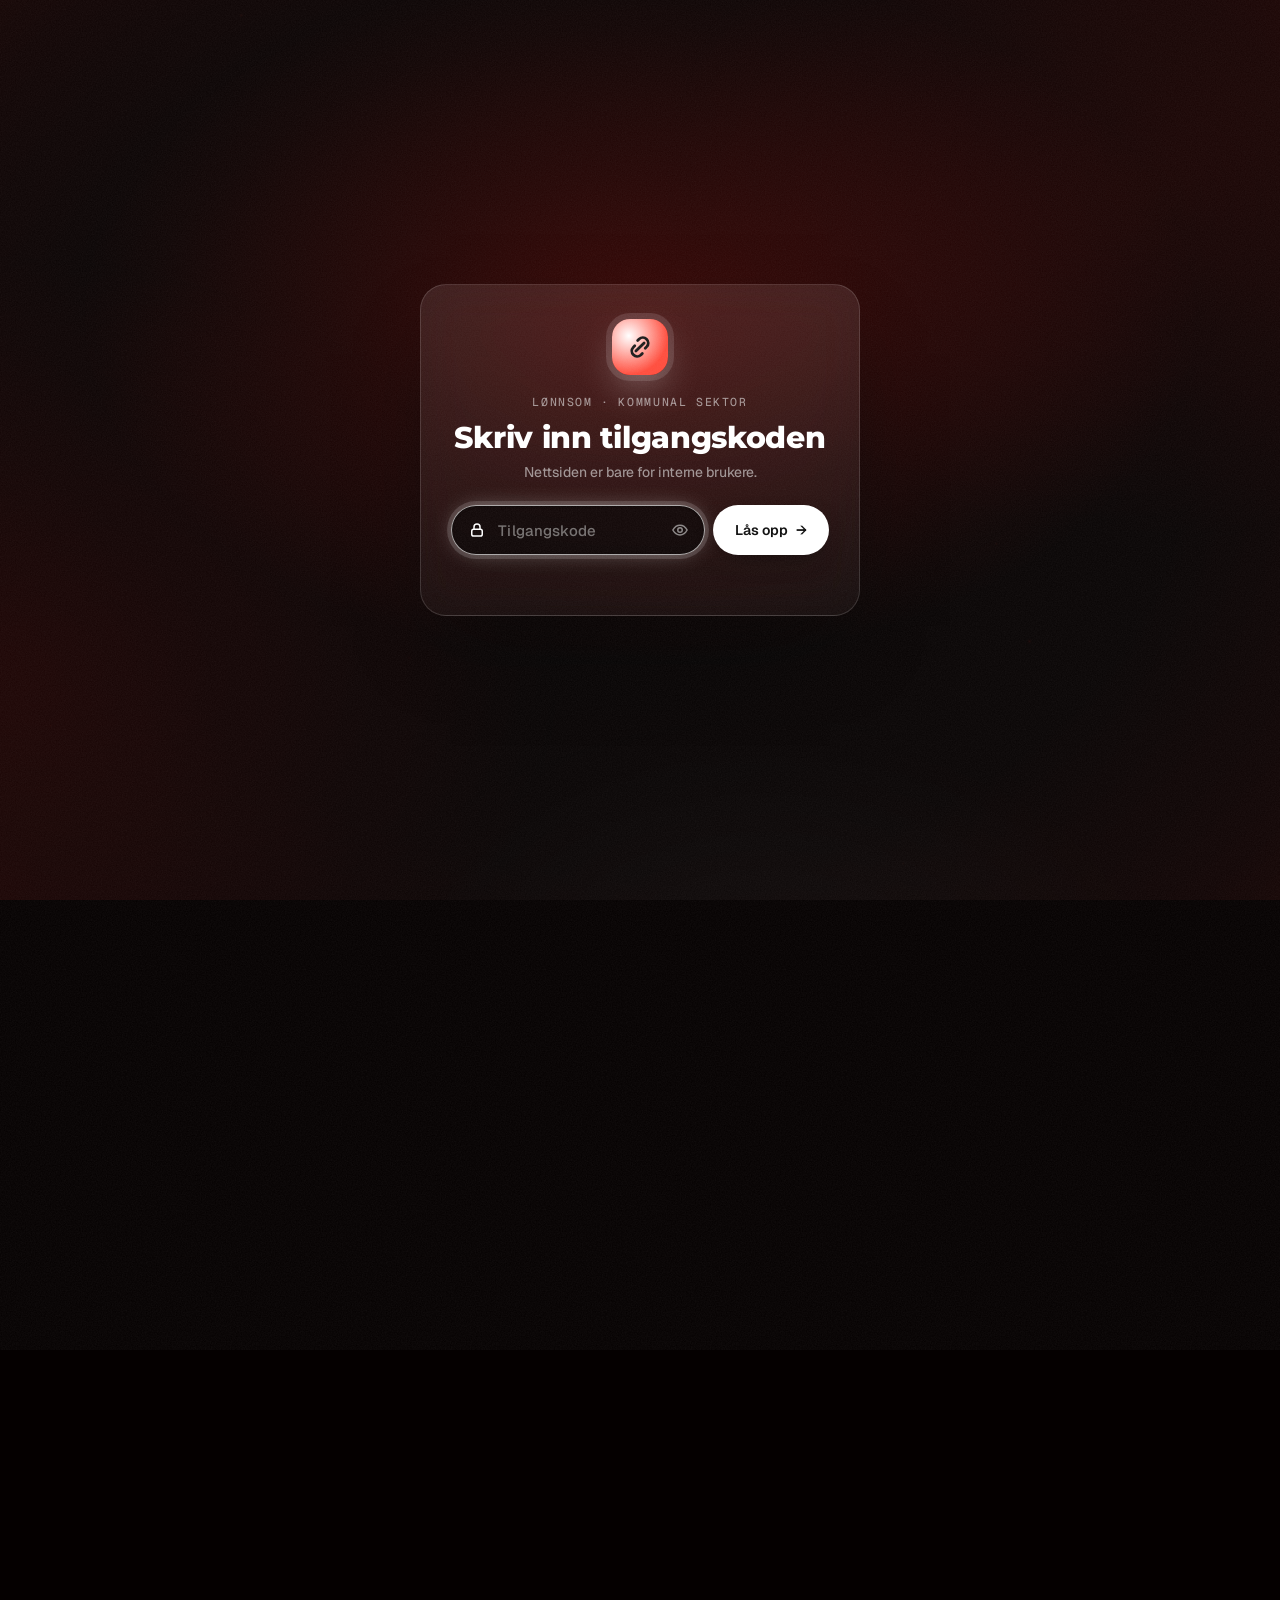
<file: pensjonist.html>
<!doctype html>
<html lang="nb">
<head>
  <meta charset="utf-8" />
  <meta name="viewport" content="width=device-width, initial-scale=1" />
  <meta name="robots" content="noindex, nofollow" />
  <script>/* Tema: lyst eller mørkt, settes før siden tegnes */try{var t=localStorage.getItem("lonnsom.tema");if(t==="light"||t==="dark")document.documentElement.dataset.theme=t}catch(e){}</script>
  <script>/* Tilgangskode: skjul siden til koden er skrevet inn (se common.js) */try{if(localStorage.getItem("lonnsom.tilgang")!=="6b29b11ce68a262dfa3caf9f489eb4ff62b6685bd73b86b9f7c54dc0cec670ff")document.documentElement.classList.add("locked")}catch(e){document.documentElement.classList.add("locked")}</script>
  <title>Lønnsom – Pensjonister i jobb</title>
  <meta name="description" content="Pensjonister som jobber i kommunen – pensjonistlønn, avkorting av pensjon, aldersgrenser og sykepenger, med aldersoversikt og kalkulator." />
  <link rel="icon" href="data:image/svg+xml,%3Csvg xmlns=%27http://www.w3.org/2000/svg%27 viewBox=%270 0 32 32%27%3E%3Crect width=%2732%27 height=%2732%27 rx=%278%27 fill=%27%237a0804%27/%3E%3Cpath d=%27M12 20l8-8M13.5 9.5l1.6-1.6a5 5 0 0 1 7 7L20.5 16.5M18.5 22.5l-1.6 1.6a5 5 0 0 1-7-7l1.6-1.6%27 fill=%27none%27 stroke=%27%23ffffff%27 stroke-width=%272.6%27 stroke-linecap=%27round%27/%3E%3C/svg%3E" />
  <link rel="preconnect" href="https://fonts.googleapis.com" />
  <link rel="preconnect" href="https://fonts.gstatic.com" crossorigin />
  <link href="https://fonts.googleapis.com/css2?family=Montserrat:wght@500..900&family=Geist:wght@300..700&family=Geist+Mono:wght@400;500&display=swap" rel="stylesheet" />
  <link rel="stylesheet" href="styles.css" />
</head>
<body>
  <div class="glow" aria-hidden="true"></div>

  <header class="topbar">
    <a class="brand" href="index.html" aria-label="Lønnsom – forsiden">
      <svg class="brand-mark" viewBox="0 0 24 24" aria-hidden="true"><path d="M8.5 15.5 15.5 8.5M10 6.5l1.3-1.3a4.6 4.6 0 0 1 6.5 6.5L16.5 13M14 17.5l-1.3 1.3a4.6 4.6 0 0 1-6.5-6.5L7.5 11"/></svg>
      Lønnsom
    </a>
    <nav class="nav-pill" aria-label="Seksjoner">
      <a href="#verktoy">Kalkulator</a>
      <a href="#ordninger">Ordninger</a>
      <a href="#eksempler">Eksempler</a>
      <a href="#regler">Regler</a>
    </nav>
    <div class="page-menu" data-current="pensjonist.html"></div>
  </header>

  <section class="stage" id="top">
    <div class="stage-bg" aria-hidden="true">
      <span class="blob b1"></span><span class="blob b2"></span><span class="blob b3"></span><span class="blob b4"></span><span class="blob b5"></span>
    </div>
    <canvas class="hero-particles" aria-hidden="true"></canvas>
    <div class="scrim" aria-hidden="true"></div>

    <div class="stage-inner">
      <aside class="facts">
        <p class="facts-head"><svg viewBox="0 0 24 24" aria-hidden="true"><path d="M12 21s-7-6.2-7-11.5a7 7 0 0 1 14 0C19 14.8 12 21 12 21Z"/><circle cx="12" cy="9.5" r="2.5"/></svg> KS-området · SGS 2020</p>
        <div class="fact"><span>Pensjonistlønn</span><b>269 kr</b><i>per time fra 1.1.2026</i></div>
        <div class="fact"><span>Aldersgrense offentlig sektor</span><b>72 år</b><i>fra 2026</i></div>
        <div class="fact"><span>Sykepenger fra NAV</span><b>til 70 år</b><i>60 dager etter 67</i></div>
      </aside>

      <div class="hero">
        <p class="eyebrow">Pensjonister i jobb · KLP · Folketrygden</p>
        <h1>Pensjonister,<br />tilbake i jobb</h1>
        <div class="hero-row">
          <p class="lead">Hva skjer når en pensjonist tar vakter eller jobber i kommunen? Pensjonistlønn, avkorting av pensjonen, aldersgrenser og sykepenger, forklart for lønnsmedarbeidere.</p>
          <a class="cta-pill" href="#verktoy">Sjekk alder og lønn <span>→</span></a>
        </div>
      </div>

      <ul class="features">
        <li><svg viewBox="0 0 24 24" aria-hidden="true"><rect x="3.5" y="5" width="17" height="15" rx="3"/><path d="M3.5 10h17M8 3v4M16 3v4"/></svg><span>Aldersoversikt med datoer fra 62 til 75 år</span></li>
        <li><svg viewBox="0 0 24 24" aria-hidden="true"><rect x="4" y="3" width="16" height="18" rx="3"/><path d="M8 7h8M8 11h2M12 11h2M8 15h2M12 15h2M8 18h2M12 18h4"/></svg><span>Kalkulator for pensjonistlønn</span></li>
        <li><svg viewBox="0 0 24 24" aria-hidden="true"><circle cx="12" cy="8" r="4"/><path d="M4 21c1.5-4 4.5-6 8-6s6.5 2 8 6"/></svg><span>Regler etter fødselsår: før og etter 1963</span></li>
        <li><svg viewBox="0 0 24 24" aria-hidden="true"><path d="M12 3 5 6v5.5c0 4.3 3 8 7 9.5 4-1.5 7-5.2 7-9.5V6l-7-3Z"/><path d="m9 12 2 2 4-4"/></svg><span>Sykepenger, skatt og feriepenger</span></li>
      </ul>
    </div>
  </section>

  <main>
    <!-- VERKTØY -->
    <section id="verktoy" class="tools">
      <!-- Aldersoversikt -->
      <form class="card tool" id="alForm" data-search="Alder og regler for pensjonister" data-search-text="pensjonist alder 62 67 70 72 75 særaldersgrense" autocomplete="off" onsubmit="return false">
        <div class="card-head">
          <div>
            <p class="eyebrow">Oversikt</p>
            <h2>Alder og regler</h2>
          </div>
        </div>

        <div class="grid2">
          <label class="field">
            <span>Fødselsdato</span>
            <input type="date" id="alBirth" value="1960-06-15" />
          </label>
          <div class="field">
            <span>Særaldersgrense</span>
            <input type="hidden" id="alSaer" value="0" />
            <div class="seg seg-wide" role="group" aria-label="Særaldersgrense">
              <button type="button" class="on" data-saer="0">Ingen</button>
              <button type="button" data-saer="60">60</button>
              <button type="button" data-saer="63">63</button>
              <button type="button" data-saer="65">65</button>
            </div>
          </div>
        </div>
        <small class="hint">Særaldersgrense gjelder blant annet sykepleiere og helsefagarbeidere (65 år) og brannkonstabler (60 år).</small>

        <div class="out" id="alOut" aria-live="polite"></div>
      </form>

      <!-- Pensjonistlønn -->
      <form class="card tool" id="plForm" data-search="Pensjonistlønn – kalkulator" data-search-text="pensjonistlønn timesats 269 undervisning årsramme" autocomplete="off" onsubmit="return false">
        <div class="card-head">
          <div>
            <p class="eyebrow">Kalkulator</p>
            <h2>Pensjonistlønn</h2>
          </div>
          <div class="seg" role="group" aria-label="Type arbeid">
            <button type="button" class="on" data-pltype="vanlig">Vanlig arbeid</button>
            <button type="button" data-pltype="und">Undervisning</button>
          </div>
        </div>

        <div class="grid2">
          <label class="field">
            <span>Timer per måned</span>
            <div class="suffix"><input type="number" id="plTimer" min="0" max="300" step="0.5" value="40" inputmode="decimal" /><i>t</i></div>
          </label>
          <label class="field">
            <span>Timesats <em>fra 1.1.2026</em></span>
            <div class="suffix"><input type="number" id="plSats" min="0" max="2000" step="1" value="269" inputmode="numeric" /><i>kr</i></div>
          </label>
        </div>

        <label class="field pl-und">
          <span>Årsramme for faget <em>SFS 2213</em></span>
          <div class="suffix"><input type="number" id="plRamme" min="300" max="1400" step="1" value="741" inputmode="numeric" /><i>t</i></div>
          <small>For undervisning regnes satsen om: timesats × 1400 / årsrammen for faget.</small>
        </label>

        <div class="out" id="plOut" aria-live="polite"></div>
      </form>
    </section>

    <!-- ORDNINGER -->
    <section class="section" id="ordninger">
      <div class="section-head">
        <div>
          <p class="eyebrow">Hvem gjelder hva</p>
          <h2>Det avhenger av fødselsår</h2>
        </div>
      </div>
      <div class="cohorts pj-cohorts">
        <article class="card cohort" data-cohort="old">
          <span class="cohort-years">Født 1962 eller tidligere</span>
          <h3>Pensjonen kan reduseres</h3>
          <ul class="pj-list">
            <li><b>Vanlig ansettelse</b> i en stilling med offentlig tjenestepensjon gir i de fleste tilfeller <b>redusert eller stanset</b> pensjon fra KLP.</li>
            <li><b>Pensjonistlønn</b> gir ikke innmelding i pensjonsordningen, så pensjonen reduseres ikke.</li>
            <li><b>AFP</b> tatt ut før 67 år kan reduseres ved arbeidsinntekt.</li>
            <li>Alderspensjonen fra <b>folketrygden</b> reduseres ikke av arbeid.</li>
          </ul>
        </article>
        <article class="card cohort" data-cohort="new">
          <span class="cohort-years">Født 1963 eller senere</span>
          <h3>Jobb og pensjon fritt</h3>
          <ul class="pj-list">
            <li>Pensjon fra KLP etter <b>påslagsmodellen</b> og folketrygden <b>reduseres ikke</b>, uansett hvor mye den ansatte jobber.</li>
            <li>Den ansatte ansettes på <b>vanlige lønnsvilkår</b> og fortsetter å tjene opp pensjon.</li>
            <li><b>Pensjonistlønn</b> kan bare brukes av dem med <b>særaldersgrense</b> (videreført fra april 2025).</li>
            <li>Født 1963–1970 kan ha rett til <b>overgangstillegg</b> fra KLP.</li>
          </ul>
        </article>
      </div>
    </section>

    <!-- EKSEMPLER -->
    <section class="section" id="eksempler">
      <div class="section-head">
        <div>
          <p class="eyebrow">Eksempler</p>
          <h2>Slik blir det i praksis</h2>
        </div>
      </div>
      <div class="examples" id="pjExamples"></div>
    </section>

    <!-- REGLER -->
    <section class="section" id="regler">
      <div class="section-head">
        <div>
          <p class="eyebrow">Regelverk</p>
          <h2>Godt å vite</h2>
        </div>
      </div>
      <div class="rules">
        <article class="rule">
          <h3>Pensjonistlønn</h3>
          <p>En fast timesats, <b>269 kr</b> fra 1. januar 2026. Pensjonisten meldes ikke inn i pensjonsordningen, og lønnen er ikke pensjonsgivende. Satsen følger tilsvarende sats i staten.</p>
          <span class="ref">SGS 2020 § 3-2 · KS B-rundskriv 3/2026</span>
        </article>
        <article class="rule">
          <h3>Krever avtale</h3>
          <p>Ansettelse på pensjonistlønn krever at <b>både pensjonisten og arbeidsgiveren</b> ønsker det. Den ansatte kan ikke kreve det, og arbeidsgiveren kan ikke pålegge det.</p>
          <span class="ref">SGS 2020</span>
        </article>
        <article class="rule">
          <h3>Aldersgrense 72 år</h3>
          <p>Den alminnelige aldersgrensen i offentlig sektor er <b>72 år</b> fra 1. januar 2026, tidligere 70 år. Etter aldersgrensen kan pensjonisten fortsatt jobbe på pensjonistlønn eller i kortere oppdrag.</p>
          <span class="ref">aldersgrenseloven</span>
        </article>
        <article class="rule">
          <h3>Sykepenger 67–70 år</h3>
          <p>Fra 67 år gis det sykepenger i høyst <b>60 dager</b>, og inntekten må være over <b>2 G</b>. Fra og med 70 år gis det ikke sykepenger fra folketrygden.</p>
          <span class="ref">ftrl. § 8-51</span>
        </article>
        <article class="rule">
          <h3>Feriepenger</h3>
          <p>Pensjonister som jobber, har rett til ferie og feriepenger etter ferieloven. Fra året den ansatte fyller 60 år kommer tillegget på 2,3 % og en ekstra ferieuke. Se siden Ferie.</p>
          <span class="ref">ferieloven §§ 5, 10</span>
        </article>
        <article class="rule">
          <h3>Skattekort</h3>
          <p>Pensjonisten må ha et skattekort som dekker både pensjon og lønn. Arbeidsgiveren trekker skatt etter skattekortet. Det er lurt å be den ansatte endre skattekortet når lønnen øker.</p>
          <span class="ref">Skatteetaten</span>
        </article>
        <article class="rule">
          <h3>Særaldersgrense</h3>
          <p>Ansatte med særaldersgrense kan gå av tidligere. Jobber de videre etter særaldersgrensen, kan reglene for pensjonen være annerledes. Sjekk med KLP.</p>
          <span class="ref">KLP</span>
        </article>
        <article class="rule">
          <h3>Rekrutteringstillegg</h3>
          <p>Ved store rekrutteringsproblemer kan kommunen gi et ekstra tillegg til pensjonistlønnen etter reglene i KS-rundskrivet.</p>
          <span class="ref">KS B-rundskriv 3/2026</span>
        </article>
      </div>
      <p class="disclaimer">Siden er en kort, forenklet oversikt. Reglene for avkorting av pensjon er sammensatte. Konkrete spørsmål om hva arbeid betyr for pensjonen, bør sendes til KLP eller pensjonsleverandøren. Satsen for pensjonistlønn justeres jevnlig.</p>
    </section>
  </main>

  <footer class="foot">
    <span>Lønnsom</span>
    <span>Beregningene skjer lokalt i nettleseren</span>
  </footer>

  <script src="common.js"></script>
  <script src="search.js"></script>
  <script src="particles.js"></script>
  <script src="fun.js"></script>
  <script src="pensjonist.js"></script>
</body>
</html>
</file>
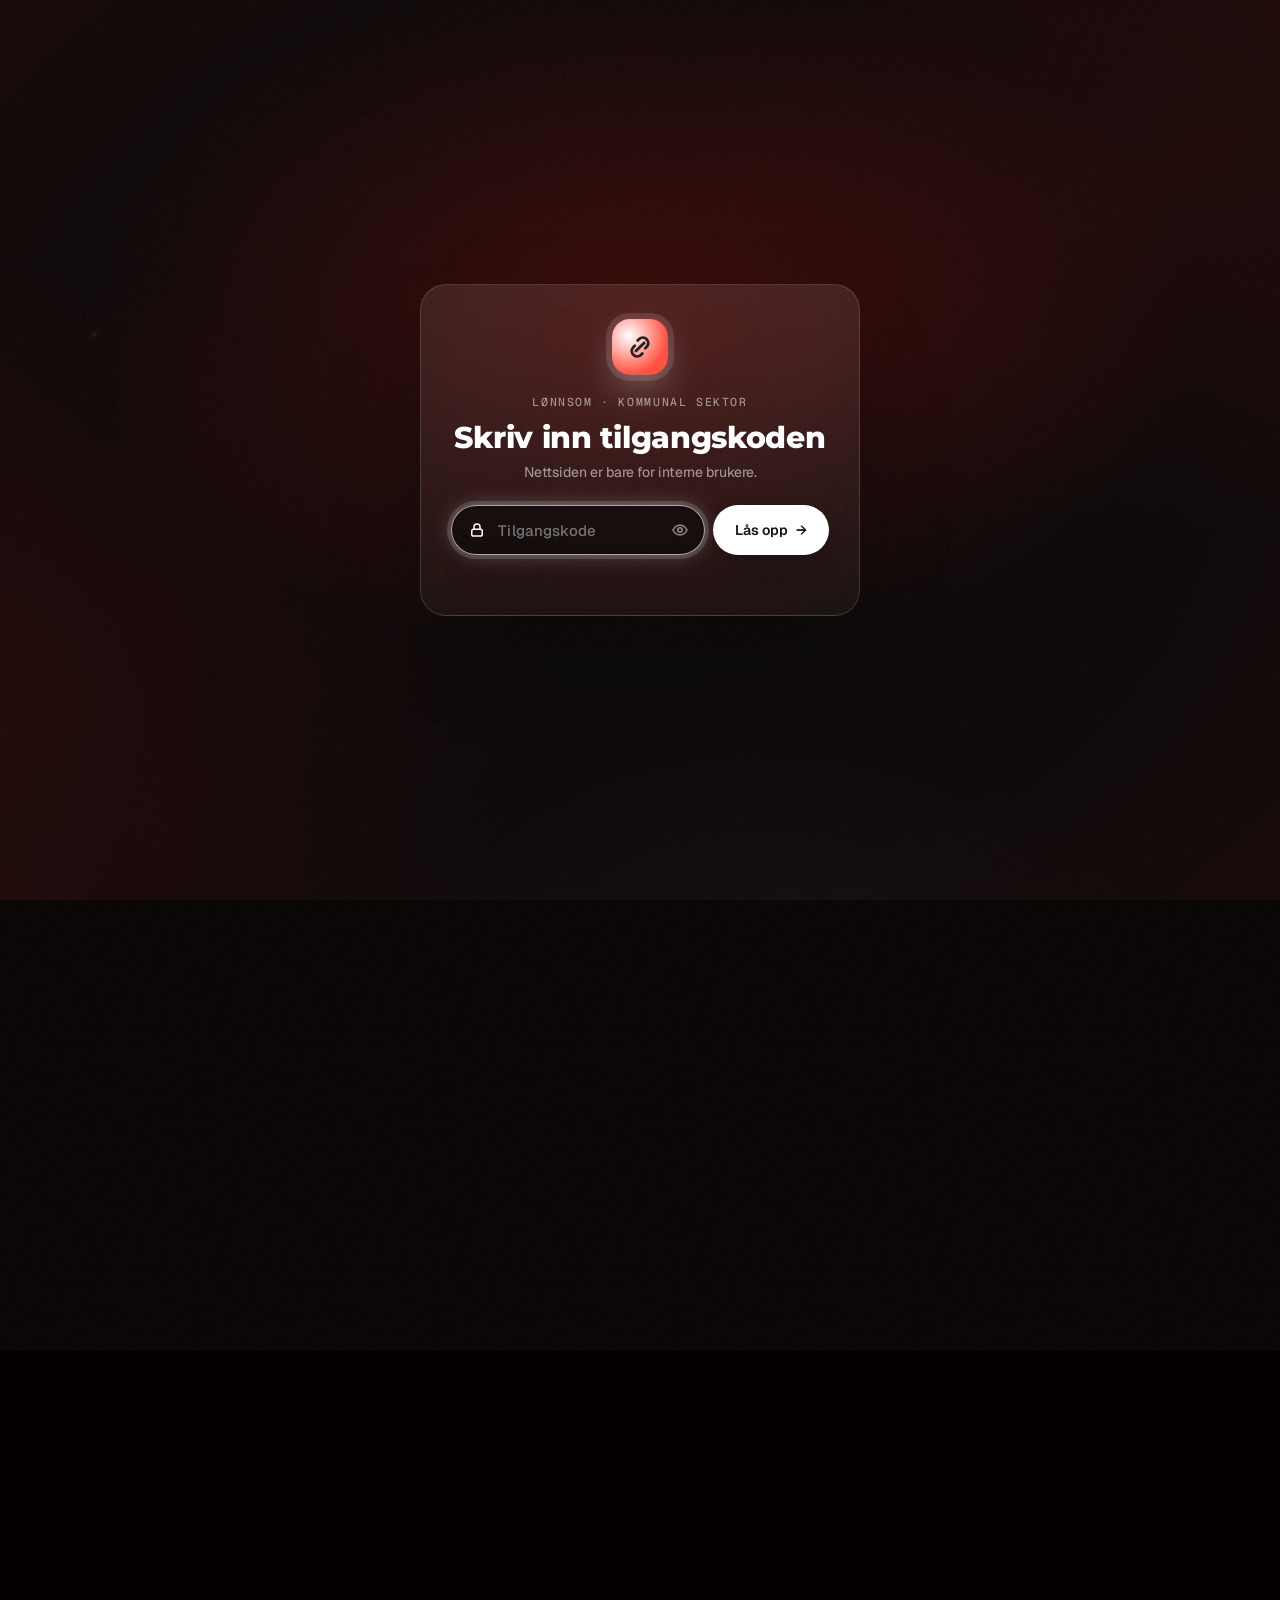
<file: permisjon.html>
<!doctype html>
<html lang="nb">
<head>
  <meta charset="utf-8" />
  <meta name="viewport" content="width=device-width, initial-scale=1" />
  <meta name="robots" content="noindex, nofollow" />
  <script>/* Tema: lyst eller mørkt, settes før siden tegnes */try{var t=localStorage.getItem("lonnsom.tema");if(t==="light"||t==="dark")document.documentElement.dataset.theme=t}catch(e){}</script>
  <script>/* Tilgangskode: skjul siden til koden er skrevet inn (se common.js) */try{if(localStorage.getItem("lonnsom.tilgang")!=="6b29b11ce68a262dfa3caf9f489eb4ff62b6685bd73b86b9f7c54dc0cec670ff")document.documentElement.classList.add("locked")}catch(e){document.documentElement.classList.add("locked")}</script>
  <title>Lønnsom – Permisjoner</title>
  <meta name="description" content="Permisjoner i kommunal sektor forklart kort – foreldrepermisjon, omsorgsdager, permisjon med og uten lønn, og hva det betyr for lønn, ferie og pensjon." />
  <link rel="icon" href="data:image/svg+xml,%3Csvg xmlns=%27http://www.w3.org/2000/svg%27 viewBox=%270 0 32 32%27%3E%3Crect width=%2732%27 height=%2732%27 rx=%278%27 fill=%27%237a0804%27/%3E%3Cpath d=%27M12 20l8-8M13.5 9.5l1.6-1.6a5 5 0 0 1 7 7L20.5 16.5M18.5 22.5l-1.6 1.6a5 5 0 0 1-7-7l1.6-1.6%27 fill=%27none%27 stroke=%27%23ffffff%27 stroke-width=%272.6%27 stroke-linecap=%27round%27/%3E%3C/svg%3E" />
  <link rel="preconnect" href="https://fonts.googleapis.com" />
  <link rel="preconnect" href="https://fonts.gstatic.com" crossorigin />
  <link href="https://fonts.googleapis.com/css2?family=Montserrat:wght@500..900&family=Geist:wght@300..700&family=Geist+Mono:wght@400;500&display=swap" rel="stylesheet" />
  <link rel="stylesheet" href="styles.css" />
</head>
<body>
  <div class="glow" aria-hidden="true"></div>

  <header class="topbar">
    <a class="brand" href="index.html" aria-label="Lønnsom – forsiden">
      <svg class="brand-mark" viewBox="0 0 24 24" aria-hidden="true"><path d="M8.5 15.5 15.5 8.5M10 6.5l1.3-1.3a4.6 4.6 0 0 1 6.5 6.5L16.5 13M14 17.5l-1.3 1.3a4.6 4.6 0 0 1-6.5-6.5L7.5 11"/></svg>
      Lønnsom
    </a>
    <nav class="nav-pill" aria-label="Seksjoner">
      <a href="#verktoy">Kalkulator</a>
      <a href="#oversikt">Oversikt</a>
      <a href="#konsekvenser">Konsekvenser</a>
      <a href="#eksempler">Eksempler</a>
      <a href="#regler">Regler</a>
      <a href="#lovverk">Lovverk</a>
    </nav>
    <div class="page-menu" data-current="permisjon.html"></div>
  </header>

  <section class="stage" id="top">
    <div class="stage-bg" aria-hidden="true">
      <span class="blob b1"></span><span class="blob b2"></span><span class="blob b3"></span><span class="blob b4"></span><span class="blob b5"></span>
    </div>
    <canvas class="hero-particles" aria-hidden="true"></canvas>
    <div class="scrim" aria-hidden="true"></div>

    <div class="stage-inner">
      <aside class="facts">
        <p class="facts-head"><svg viewBox="0 0 24 24" aria-hidden="true"><path d="M12 21s-7-6.2-7-11.5a7 7 0 0 1 14 0C19 14.8 12 21 12 21Z"/><circle cx="12" cy="9.5" r="2.5"/></svg> Kommunal sektor · HTA</p>
        <div class="fact"><span>Foreldrepenger</span><b>49 uker</b><i>eller 61 uker på 80 %</i></div>
        <div class="fact"><span>Omsorgsdager sykt barn</span><b>10 dager</b><i>15 ved 3+ barn</i></div>
        <div class="fact"><span>Fri ved fødsel (far/medmor)</span><b>2 uker</b><i>med lønn (HTA)</i></div>
      </aside>

      <div class="hero">
        <p class="eyebrow">Arbeidsmiljøloven kap. 12 · Folketrygdloven · HTA</p>
        <h1>Permisjoner,<br />samlet på ett sted</h1>
        <div class="hero-row">
          <p class="lead">Foreldrepermisjon, sykt barn, permisjon med og uten lønn, og hva permisjonen betyr for lønn, ferie og pensjon. Laget for lønnsmedarbeidere i kommunen.</p>
          <a class="cta-pill" href="#verktoy">Planlegg permisjon <span>→</span></a>
        </div>
      </div>

      <ul class="features">
        <li><svg viewBox="0 0 24 24" aria-hidden="true"><circle cx="9" cy="7" r="3"/><circle cx="17" cy="9" r="2"/><path d="M3 20c.8-3.5 3.2-5.5 6-5.5s5.2 2 6 5.5M15 15.5c2.6-.3 4.8 1.2 5.5 4.5"/></svg><span>Plan for foreldrepermisjon med datoer</span></li>
        <li><svg viewBox="0 0 24 24" aria-hidden="true"><path d="M12 20s-7-4.4-7-10a4 4 0 0 1 7-2.6A4 4 0 0 1 19 10c0 5.6-7 10-7 10Z"/></svg><span>Omsorgsdager når barnet er sykt</span></li>
        <li><svg viewBox="0 0 24 24" aria-hidden="true"><rect x="3.5" y="5" width="17" height="15" rx="3"/><path d="M3.5 10h17M8 3v4M16 3v4"/></svg><span>Alle typer permisjon med og uten lønn</span></li>
        <li><svg viewBox="0 0 24 24" aria-hidden="true"><path d="M12 3 5 6v5.5c0 4.3 3 8 7 9.5 4-1.5 7-5.2 7-9.5V6l-7-3Z"/><path d="m9 12 2 2 4-4"/></svg><span>Hva det betyr for lønn, ferie og pensjon</span></li>
      </ul>
    </div>
  </section>

  <main>
    <!-- VERKTØY -->
    <section id="verktoy" class="tools">
      <!-- Foreldrepermisjon -->
      <form class="card tool" id="fpermForm" data-search="Foreldrepermisjon – planlegger" data-search-text="foreldrepenger mødrekvote fedrekvote fellesperiode termin 49 uker 61 uker 80 % 100 %" autocomplete="off" onsubmit="return false">
        <div class="card-head">
          <div>
            <p class="eyebrow">Planlegger</p>
            <h2>Foreldrepermisjon</h2>
          </div>
          <div class="seg" role="group" aria-label="Dekningsgrad">
            <button type="button" class="on" data-dek="100">100 %</button>
            <button type="button" data-dek="80">80 %</button>
          </div>
        </div>

        <div class="grid2">
          <label class="field">
            <span>Termindato</span>
            <input type="date" id="fpTermin" />
          </label>
          <label class="field">
            <span>Årslønn <em>den som søker</em></span>
            <div class="suffix"><input type="text" id="fpLonn" value="620 000" inputmode="numeric" /><i>kr</i></div>
          </label>
        </div>

        <label class="field">
          <span>Fellesperioden: mor tar <output id="fpFellesOut">8 uker</output></span>
          <input type="range" id="fpFelles" min="0" max="16" step="1" value="8" />
          <small>Resten av fellesperioden tar far eller medmor. Planen viser permisjonen samlet i én periode etter fødselen. I praksis kan kvotene tas ut fleksibelt fram til barnet er 3 år.</small>
        </label>

        <label class="field">
          <span>Grunnbeløp (G)</span>
          <div class="suffix"><input type="text" id="fpG" value="136 549" inputmode="numeric" /><i>kr</i></div>
        </label>

        <div class="out" id="fpermOut" aria-live="polite"></div>
      </form>

      <!-- Omsorgsdager -->
      <form class="card tool" id="omsForm" data-search="Omsorgsdager – teller" data-search-text="sykt barn omsorgsdager aleneomsorg refusjon 10 dager 15 dager" autocomplete="off" onsubmit="return false">
        <div class="card-head">
          <div>
            <p class="eyebrow">Teller</p>
            <h2>Omsorgsdager</h2>
          </div>
          <div class="seg" role="group" aria-label="Omsorg">
            <button type="button" class="on" data-alene="0">Delt omsorg</button>
            <button type="button" data-alene="1">Aleneomsorg</button>
          </div>
        </div>

        <div class="grid2">
          <label class="field">
            <span>Barn <em>t.o.m. 12 år i år</em></span>
            <input type="number" id="omsBarn" min="0" max="12" value="2" inputmode="numeric" />
          </label>
          <label class="field">
            <span>Dager brukt i år</span>
            <input type="number" id="omsBrukt" min="0" max="60" value="4" inputmode="numeric" />
          </label>
        </div>
        <small class="hint">Omsorgsdager gjelder til og med kalenderåret barnet fyller <b>12 år</b>, eller 18 år hvis barnet er kronisk sykt eller har nedsatt funksjonsevne. Den ansatte må ha vært i jobb i minst <b>4 uker</b>.</small>

        <div class="out" id="omsOut" aria-live="polite"></div>
      </form>
    </section>

    <!-- OVERSIKT -->
    <section class="section" id="oversikt">
      <div class="section-head">
        <div>
          <p class="eyebrow">Oversikt</p>
          <h2>Typer permisjon</h2>
        </div>
        <div class="seg" role="group" aria-label="Filter">
          <button type="button" class="on" data-filter="alle">Alle</button>
          <button type="button" data-filter="lonn">Med lønn</button>
          <button type="button" data-filter="nav">NAV</button>
          <button type="button" data-filter="uten">Uten lønn</button>
        </div>
      </div>
      <div class="rules leave-grid">
        <article class="rule leave" data-type="lonn">
          <span class="pay lonn">Med lønn</span>
          <h3>Svangerskapskontroll</h3>
          <p>Gravide har rett til fri med lønn til svangerskapskontroller når de ikke kan tas utenom arbeidstiden.</p>
          <span class="ref">aml. § 12-1</span>
        </article>
        <article class="rule leave" data-type="nav">
          <span class="pay nav">NAV</span>
          <h3>Svangerskapspermisjon</h3>
          <p>Rett til permisjon i inntil <b>12 uker</b> under svangerskapet. De siste <b>3 ukene før termin</b> er forbeholdt mor og en del av foreldrepengeperioden.</p>
          <span class="ref">aml. § 12-2</span>
        </article>
        <article class="rule leave" data-type="nav">
          <span class="pay nav">NAV + kommunen</span>
          <h3>Foreldrepermisjon</h3>
          <p><b>49 uker</b> med 100 % eller <b>61 uker og 1 dag</b> med 80 % foreldrepenger. I kommunen betaler arbeidsgiveren normalt lønn og får refusjon fra NAV opptil 6 G.</p>
          <span class="ref">aml. § 12-5 · ftrl. kap. 14 · HTA § 14</span>
        </article>
        <article class="rule leave" data-type="lonn">
          <span class="pay lonn">Med lønn</span>
          <h3>Fri ved fødsel</h3>
          <p>Far eller medmor har rett til <b>2 uker</b> permisjon i forbindelse med fødselen. Etter Hovedtariffavtalen er permisjonen med lønn.</p>
          <span class="ref">aml. § 12-3 · HTA</span>
        </article>
        <article class="rule leave" data-type="lonn">
          <span class="pay lonn">Med lønn</span>
          <h3>Ammefri</h3>
          <p>Den som ammer, har rett til fri med lønn i inntil <b>1 time per dag</b> i barnets første leveår.</p>
          <span class="ref">aml. § 12-8</span>
        </article>
        <article class="rule leave" data-type="lonn">
          <span class="pay lonn">Med lønn</span>
          <h3>Sykt barn</h3>
          <p><b>10 omsorgsdager</b> per forelder i året (15 ved 3 eller flere barn, dobbelt ved aleneomsorg). Arbeidsgiveren betaler de 10 første dagene og kan få refusjon for resten.</p>
          <span class="ref">aml. § 12-9 · ftrl. § 9-5</span>
        </article>
        <article class="rule leave" data-type="nav">
          <span class="pay nav">NAV</span>
          <h3>Pleiepenger</h3>
          <p>Når barnet er alvorlig sykt eller innlagt og trenger tilsyn hele tiden. NAV betaler pleiepenger. Det gis også pleiepenger for pleie av nærstående i livets sluttfase.</p>
          <span class="ref">aml. § 12-10 · ftrl. kap. 9</span>
        </article>
        <article class="rule leave" data-type="lonn">
          <span class="pay lonn">Lokal avtale</span>
          <h3>Velferdspermisjon</h3>
          <p>Fri ved for eksempel dødsfall, begravelse eller flytting. Omfanget og om den er med lønn, står i kommunens eget permisjonsreglement.</p>
          <span class="ref">lokalt reglement</span>
        </article>
        <article class="rule leave" data-type="uten">
          <span class="pay uten">Uten lønn</span>
          <h3>Utdanningspermisjon</h3>
          <p>Rett til hel eller delvis permisjon i inntil <b>3 år</b> for utdanning. Krever minst 3 års arbeid og 2 år hos arbeidsgiveren.</p>
          <span class="ref">aml. § 12-11</span>
        </article>
        <article class="rule leave" data-type="uten">
          <span class="pay uten">Uten lønn / avtale</span>
          <h3>Offentlige verv og militærtjeneste</h3>
          <p>Rett til fri for lovpålagte offentlige verv, som meddommer eller valgmedarbeider, og for militærtjeneste og sivilforsvar.</p>
          <span class="ref">aml. §§ 12-12, 12-13</span>
        </article>
        <article class="rule leave" data-type="uten">
          <span class="pay uten">Uten lønn</span>
          <h3>Religiøse høytider</h3>
          <p>Den som ikke tilhører Den norske kirke, har rett til fri i inntil <b>2 dager</b> i året til religiøse høytider. Dagene kan kreves arbeidet inn.</p>
          <span class="ref">aml. § 12-15</span>
        </article>
        <article class="rule leave" data-type="uten">
          <span class="pay uten">Uten lønn</span>
          <h3>Redusert arbeidstid</h3>
          <p>Rett til redusert arbeidstid av helsemessige, sosiale eller andre viktige velferdsgrunner, og fra fylte 62 år, hvis det kan ordnes uten vesentlig ulempe for virksomheten.</p>
          <span class="ref">aml. § 10-2 (4)</span>
        </article>
      </div>
    </section>

    <!-- KONSEKVENSER -->
    <section class="section" id="konsekvenser">
      <div class="section-head">
        <div>
          <p class="eyebrow">For lønnsmedarbeideren</p>
          <h2>Hva skjer med lønn, ferie og pensjon?</h2>
        </div>
      </div>
      <div class="card impact">
        <table class="impact-table">
          <thead>
            <tr><th></th><th>Permisjon med lønn</th><th>Foreldrepermisjon</th><th>Permisjon uten lønn</th></tr>
          </thead>
          <tbody>
            <tr><th>Lønn</th><td><i class="yes"></i>Utbetales som vanlig</td><td><i class="yes"></i>Kommunen betaler, NAV refunderer opptil 6 G</td><td><i class="no"></i>Ingen lønn</td></tr>
            <tr><th>Feriepenger</th><td><i class="yes"></i>Opptjenes</td><td><i class="part"></i>Ikke av foreldrepenger fra NAV. HTA kan gi feriepenger for en del av perioden</td><td><i class="no"></i>Opptjenes ikke</td></tr>
            <tr><th>Rett til ferie</th><td><i class="yes"></i>Ja</td><td><i class="yes"></i>Ja, ferie kan tas etter permisjonen</td><td><i class="yes"></i>Ja, men uten feriepenger for perioden</td></tr>
            <tr><th>Tjenestepensjon</th><td><i class="yes"></i>Opptjenes</td><td><i class="yes"></i>Opptjenes normalt</td><td><i class="no"></i>Normalt ingen opptjening</td></tr>
            <tr><th>Ansiennitet</th><td><i class="yes"></i>Teller</td><td><i class="yes"></i>Teller</td><td><i class="part"></i>Teller normalt ikke. Sjekk HTA og lokale regler</td></tr>
            <tr><th>Sykepenger</th><td><i class="yes"></i>Vanlige regler</td><td><i class="part"></i>Syk i permisjonen kan gi utsettelse av foreldrepengene</td><td><i class="no"></i>Lengre permisjon kan gi tap av retten under permisjonen</td></tr>
          </tbody>
        </table>
      </div>
      <p class="disclaimer">Tabellen viser hovedreglene. Vilkårene i Hovedtariffavtalen (blant annet § 14 om lønn under foreldrepermisjon), pensjonsordningen og kommunens permisjonsreglement avgjør det konkrete tilfellet.</p>
    </section>

    <!-- EKSEMPLER -->
    <section class="section" id="eksempler">
      <div class="section-head">
        <div>
          <p class="eyebrow">Eksempler</p>
          <h2>Slik blir det i praksis</h2>
        </div>
      </div>
      <div class="examples" id="permExamples"></div>
    </section>

    <!-- REGLER -->
    <section class="section" id="regler">
      <div class="section-head">
        <div>
          <p class="eyebrow">Regelverk</p>
          <h2>Godt å vite</h2>
        </div>
      </div>
      <div class="rules">
        <article class="rule">
          <h3>Kvotene</h3>
          <p>Med 100 % er det <b>15 uker</b> mødrekvote, <b>15 uker</b> fedrekvote og <b>16 uker</b> fellesperiode. Med 80 % er det 19 + 19 uker og 20 uker og 1 dag. I tillegg kommer 3 uker før termin.</p>
          <span class="ref">ftrl. § 14-9</span>
        </article>
        <article class="rule">
          <h3>De første 6 ukene</h3>
          <p>Mor må ta de første <b>6 ukene</b> etter fødselen. De er en del av mødrekvoten.</p>
          <span class="ref">aml. § 12-4</span>
        </article>
        <article class="rule">
          <h3>Fleksibelt uttak</h3>
          <p>Foreldrepengene kan tas ut fleksibelt, også delvis og kombinert med arbeid, fram til barnet er <b>3 år</b>. Uttaket må avtales med arbeidsgiveren.</p>
          <span class="ref">ftrl. § 14-16</span>
        </article>
        <article class="rule">
          <h3>Krav for foreldrepenger</h3>
          <p>Den som søker, må ha vært i arbeid i minst <b>6 av de siste 10 månedene</b> før permisjonen og ha tjent minst ½ G i året.</p>
          <span class="ref">ftrl. § 14-6</span>
        </article>
        <article class="rule">
          <h3>Varsel til arbeidsgiver</h3>
          <p>Permisjon over 12 uker skal varsles minst <b>4 uker</b> før. Kortere permisjon skal varsles så tidlig som mulig, og senest 2 uker før.</p>
          <span class="ref">aml. § 12-7</span>
        </article>
        <article class="rule">
          <h3>Inntektsmelding</h3>
          <p>Når den ansatte søker om foreldrepenger, må arbeidsgiveren sende inntektsmelding til NAV. Velger kommunen å betale lønn, krever den refusjon i inntektsmeldingen.</p>
          <span class="ref">NAV · a-ordningen</span>
        </article>
        <article class="rule">
          <h3>Vern mot oppsigelse</h3>
          <p>Gravide og den som har lovfestet permisjon, er særlig beskyttet mot oppsigelse. Oppsigelse kan ikke tre i kraft mens permisjonen pågår.</p>
          <span class="ref">aml. § 15-9</span>
        </article>
        <article class="rule">
          <h3>Tilbake etter permisjon</h3>
          <p>Den ansatte har rett til å komme tilbake til samme eller tilsvarende stilling, og har rett til lønnsøkninger som ble gitt under permisjonen.</p>
          <span class="ref">aml. § 12-14</span>
        </article>
      </div>
      <p class="disclaimer">Siden er en kort, forenklet oversikt og ikke juridisk rådgivning. Kvotene gjelder barn født eller adoptert etter 1. juli 2024. Sjekk alltid nav.no, arbeidsmiljøloven, Hovedtariffavtalen og kommunens eget permisjonsreglement.</p>
    </section>

    <!-- LOVVERK: FOLKETRYGDLOVEN KAP. 14 -->
    <section id="lovverk" class="section">
      <div class="section-head">
        <div>
          <p class="eyebrow">Lovverk</p>
          <h2>Folketrygdloven kapittel 14</h2>
        </div>
      </div>

      <div class="lov-group">
        <div class="lov-head"><h3>Svangerskap og fødsel</h3><span>ftrl. kap. 14</span></div>
        <div class="rules">
          <article class="rule">
            <h3>Svangerskapspenger</h3>
            <p>Når en gravid arbeidstaker må slutte i jobben fordi arbeidet kan skade fosteret, og arbeidsgiveren <b>ikke kan tilrettelegge</b> eller gi annet arbeid, kan hun få svangerskapspenger fra NAV fram til 3 uker før termin. De kan også være graderte.</p>
            <span class="ref">ftrl. § 14-4</span>
          </article>
          <article class="rule">
            <h3>Tilrettelegging først</h3>
            <p>Arbeidsgiveren skal først prøve å tilrettelegge eller omplassere. Når det ikke går, fyller arbeidsgiveren ut et skjema om tilrettelegging, og den gravide søker NAV med bekreftelse fra lege eller jordmor.</p>
            <span class="ref">ftrl. § 14-4 · aml. § 4-6</span>
          </article>
          <article class="rule">
            <h3>Engangsstønad</h3>
            <p>Den som ikke har rett til foreldrepenger, kan få et <b>fast engangsbeløp</b> ved fødsel eller adopsjon. Beløpet endres jevnlig. Sjekk årets sats på nav.no.</p>
            <span class="ref">ftrl. § 14-17</span>
          </article>
          <article class="rule">
            <h3>For tidlig fødsel</h3>
            <p>Blir barnet født før svangerskapsuke 33, forlenges foreldrepengeperioden med tiden mellom fødselen og termin, slik at foreldrene ikke mister permisjon mens barnet er på sykehus.</p>
            <span class="ref">ftrl. kap. 14</span>
          </article>
        </div>
      </div>

      <div class="lov-group">
        <div class="lov-head"><h3>Foreldrepenger</h3><span>ftrl. §§ 14-5 – 14-16</span></div>
        <div class="rules">
          <article class="rule">
            <h3>Hvem har rett</h3>
            <p>Den som har vært yrkesaktiv med pensjonsgivende inntekt i minst <b>6 av de siste 10 månedene</b> før uttaket starter, og har en inntekt på minst ½ G i året. Den som søker, må ha vært medlem i folketrygden de siste 12 månedene.</p>
            <span class="ref">ftrl. §§ 14-5, 14-6</span>
          </article>
          <article class="rule">
            <h3>Beregning</h3>
            <p>Foreldrepengene regnes av den samme inntekten som sykepenger, normalt snittet av de tre siste månedene, med et tak på <b>6 G</b>. Kommunen betaler ofte full lønn og krever refusjon fra NAV opptil 6 G.</p>
            <span class="ref">ftrl. § 14-7 · HTA § 14</span>
          </article>
          <article class="rule">
            <h3>Stønadsperioden</h3>
            <p><b>49 uker</b> med 100 % eller <b>61 uker og 1 dag</b> med 80 %. Ved tvillinger forlenges perioden, til 66 uker med 100 %. Ved adopsjon faller de 3 ukene før termin bort.</p>
            <span class="ref">ftrl. § 14-9</span>
          </article>
          <article class="rule">
            <h3>Uttak og fleksibilitet</h3>
            <p>Mor kan ta ut foreldrepenger fra 12 uker før termin, og de siste 3 ukene før termin er forbeholdt henne. Foreldrepengene må tas ut innen barnet er <b>3 år</b>, og kan tas ut fleksibelt etter avtale med arbeidsgiveren.</p>
            <span class="ref">ftrl. § 14-10</span>
          </article>
          <article class="rule">
            <h3>Aktivitetskravet</h3>
            <p>Når far eller medmor tar ut <b>fellesperioden</b>, må mor som hovedregel være i aktivitet, for eksempel i arbeid eller utdanning, eller syk. Det gjelder ikke for fedrekvoten.</p>
            <span class="ref">ftrl. § 14-13</span>
          </article>
          <article class="rule">
            <h3>Aleneomsorg og bare én med rett</h3>
            <p>Den som har aleneomsorg, kan ta ut hele perioden, også den andre forelderens kvote. Har bare den ene forelderen rett til foreldrepenger, gjelder egne regler for hvor mye som kan tas ut.</p>
            <span class="ref">ftrl. §§ 14-14, 14-15</span>
          </article>
          <article class="rule">
            <h3>Gradert uttak</h3>
            <p>Foreldrepengene kan kombineres med arbeid, for eksempel 50 % permisjon og 50 % jobb. Da strekkes perioden ut i tid. Gradert uttak må avtales skriftlig med arbeidsgiveren.</p>
            <span class="ref">ftrl. § 14-16</span>
          </article>
          <article class="rule">
            <h3>For lønn: dette må på plass</h3>
            <p>Inntektsmelding til NAV med eventuelt krav om refusjon, riktig periode og grad i lønnssystemet, og avklaring av feriepenger og pensjon i permisjonen etter HTA. Krav om refusjon må sendes innen fristen på <b>3 måneder</b>.</p>
            <span class="ref">ftrl. § 22-13 · HTA § 14</span>
          </article>
        </div>
      </div>
      <p class="disclaimer">Oversikten er forenklet. Lovteksten står på lovdata.no, og NAV har utfyllende rundskriv til kapittel 14. Det er alltid NAVs vedtak som gjelder for den enkelte.</p>
    </section>
  </main>

  <footer class="foot">
    <span>Lønnsom</span>
    <span>Beregningene skjer lokalt i nettleseren</span>
  </footer>

  <script src="common.js"></script>
  <script src="search.js"></script>
  <script src="particles.js"></script>
  <script src="fun.js"></script>
  <script src="permisjon.js"></script>
</body>
</html>
</file>
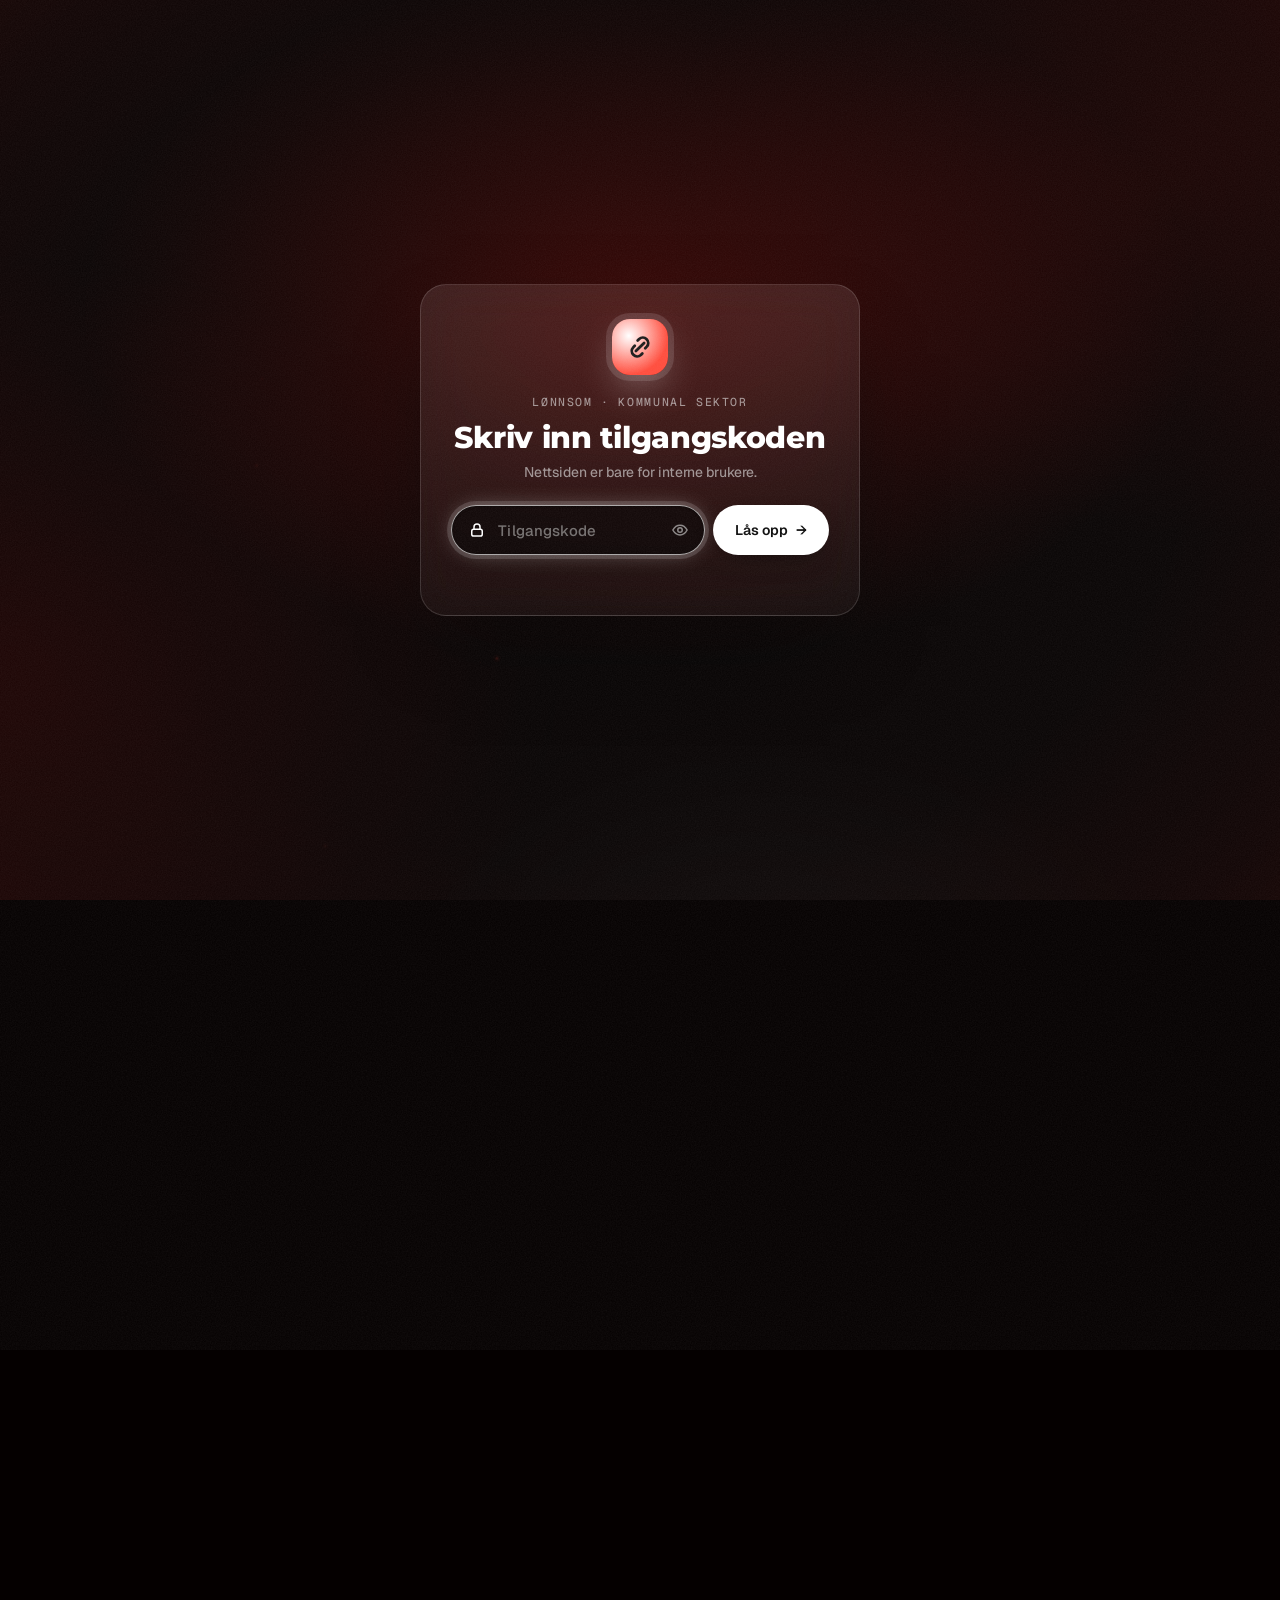
<file: turnus.html>
<!doctype html>
<html lang="nb">
<head>
  <meta charset="utf-8" />
  <meta name="viewport" content="width=device-width, initial-scale=1" />
  <meta name="robots" content="noindex, nofollow" />
  <script>/* Tema: lyst eller mørkt, settes før siden tegnes */try{var t=localStorage.getItem("lonnsom.tema");if(t==="light"||t==="dark")document.documentElement.dataset.theme=t}catch(e){}</script>
  <script>/* Tilgangskode: skjul siden til koden er skrevet inn (se common.js) */try{if(localStorage.getItem("lonnsom.tilgang")!=="6b29b11ce68a262dfa3caf9f489eb4ff62b6685bd73b86b9f7c54dc0cec670ff")document.documentElement.classList.add("locked")}catch(e){document.documentElement.classList.add("locked")}</script>
  <title>Lønnsom – Turnus</title>
  <meta name="description" content="Turnus i kommunal sektor forklart kort – arbeidstid, ubekvemstillegg, helg, natt og hviletid, med vaktkalkulator og turnussjekk." />
  <link rel="icon" href="data:image/svg+xml,%3Csvg xmlns=%27http://www.w3.org/2000/svg%27 viewBox=%270 0 32 32%27%3E%3Crect width=%2732%27 height=%2732%27 rx=%278%27 fill=%27%237a0804%27/%3E%3Cpath d=%27M12 20l8-8M13.5 9.5l1.6-1.6a5 5 0 0 1 7 7L20.5 16.5M18.5 22.5l-1.6 1.6a5 5 0 0 1-7-7l1.6-1.6%27 fill=%27none%27 stroke=%27%23ffffff%27 stroke-width=%272.6%27 stroke-linecap=%27round%27/%3E%3C/svg%3E" />
  <link rel="preconnect" href="https://fonts.googleapis.com" />
  <link rel="preconnect" href="https://fonts.gstatic.com" crossorigin />
  <link href="https://fonts.googleapis.com/css2?family=Montserrat:wght@500..900&family=Geist:wght@300..700&family=Geist+Mono:wght@400;500&display=swap" rel="stylesheet" />
  <link rel="stylesheet" href="styles.css" />
</head>
<body>
  <div class="glow" aria-hidden="true"></div>

  <header class="topbar">
    <a class="brand" href="index.html" aria-label="Lønnsom – forsiden">
      <svg class="brand-mark" viewBox="0 0 24 24" aria-hidden="true"><path d="M8.5 15.5 15.5 8.5M10 6.5l1.3-1.3a4.6 4.6 0 0 1 6.5 6.5L16.5 13M14 17.5l-1.3 1.3a4.6 4.6 0 0 1-6.5-6.5L7.5 11"/></svg>
      Lønnsom
    </a>
    <nav class="nav-pill" aria-label="Seksjoner">
      <a href="#verktoy">Kalkulator</a>
      <a href="#arbeidstid">Arbeidstid</a>
      <a href="#eksempler">Eksempler</a>
      <a href="#regler">Regler</a>
    </nav>
    <div class="page-menu" data-current="turnus.html"></div>
  </header>

  <section class="stage" id="top">
    <div class="stage-bg" aria-hidden="true">
      <span class="blob b1"></span><span class="blob b2"></span><span class="blob b3"></span><span class="blob b4"></span><span class="blob b5"></span>
    </div>
    <canvas class="hero-particles" aria-hidden="true"></canvas>
    <div class="scrim" aria-hidden="true"></div>

    <div class="stage-inner">
      <aside class="facts">
        <p class="facts-head"><svg viewBox="0 0 24 24" aria-hidden="true"><path d="M12 21s-7-6.2-7-11.5a7 7 0 0 1 14 0C19 14.8 12 21 12 21Z"/><circle cx="12" cy="9.5" r="2.5"/></svg> Kommunal sektor · HTA §§ 4–5</p>
        <div class="fact"><span>Turnus med helgearbeid</span><b>35,5 t</b><i>per uke</i></div>
        <div class="fact"><span>Døgnkontinuerlig turnus</span><b>33,6 t</b><i>per uke</i></div>
        <div class="fact"><span>Hviletid mellom vakter</span><b>11 t</b><i>8 t etter avtale</i></div>
      </aside>

      <div class="hero">
        <p class="eyebrow">Arbeidsmiljøloven kap. 10 · HTA kap. 1 §§ 4–5</p>
        <h1>Turnus,<br />vakt for vakt</h1>
        <div class="hero-row">
          <p class="lead">Arbeidstid i turnus, ubekvemstillegg for kveld, natt, helg og helligdag, og reglene for hviletid og søndagsarbeid. For lønnsmedarbeidere i helse og omsorg og andre turnusmiljøer i kommunen.</p>
          <a class="cta-pill" href="#verktoy">Regn ut tillegg <span>→</span></a>
        </div>
      </div>

      <ul class="features">
        <li><svg viewBox="0 0 24 24" aria-hidden="true"><path d="M20 14.5A8 8 0 0 1 9.5 4a8 8 0 1 0 10.5 10.5Z"/></svg><span>Kveld, natt, helg og helligdag fordelt automatisk</span></li>
        <li><svg viewBox="0 0 24 24" aria-hidden="true"><rect x="3.5" y="5" width="17" height="15" rx="3"/><path d="M3.5 10h17M8 3v4M16 3v4"/></svg><span>Sjekk av timer i turnusperioden</span></li>
        <li><svg viewBox="0 0 24 24" aria-hidden="true"><circle cx="12" cy="12" r="8.5"/><path d="M12 7.5V12l3 2"/></svg><span>37,5, 35,5 eller 33,6 timer i uken</span></li>
        <li><svg viewBox="0 0 24 24" aria-hidden="true"><path d="M12 3 5 6v5.5c0 4.3 3 8 7 9.5 4-1.5 7-5.2 7-9.5V6l-7-3Z"/><path d="m9 12 2 2 4-4"/></svg><span>Hviletid, søndagsfri og arbeidsplan</span></li>
      </ul>
    </div>
  </section>

  <main>
    <!-- VERKTØY -->
    <section id="verktoy" class="tools">
      <!-- Vaktkalkulator -->
      <form class="card tool" id="tuForm" data-search="Ubekvemstillegg – kalkulator" data-search-text="turnus vakter kveld natt helg helligdag tillegg" autocomplete="off" onsubmit="return false">
        <div class="card-head">
          <div>
            <p class="eyebrow">Kalkulator</p>
            <h2>Ubekvemstillegg</h2>
          </div>
        </div>

        <div class="grid2">
          <label class="field">
            <span>Årslønn <em>100 % stilling</em></span>
            <div class="suffix"><input type="text" id="tuLonn" value="560 000" inputmode="numeric" /><i>kr</i></div>
          </label>
          <label class="field">
            <span>Delingstall <em>timelønn</em></span>
            <input type="number" id="tuDiv" min="1000" max="2500" value="1850" inputmode="numeric" />
          </label>
        </div>

        <details class="adv tu-rates">
          <summary>Satser <span>fyll inn gjeldende HTA</span></summary>
          <div class="grid3">
            <label class="field">
              <span>Kveld/natt <em>kl. 17–06</em></span>
              <div class="suffix"><input type="number" id="tuKveld" min="0" max="100" step="0.5" value="25" inputmode="decimal" /><i>%</i></div>
            </label>
            <label class="field">
              <span>Helg <em>lør–søn</em></span>
              <div class="suffix"><input type="number" id="tuHelg" min="0" max="500" step="1" value="65" inputmode="decimal" /><i>kr/t</i></div>
            </label>
            <label class="field">
              <span>Helligdag</span>
              <div class="suffix"><input type="number" id="tuHellig" min="0" max="300" step="0.01" value="133.33" inputmode="decimal" /><i>%</i></div>
            </label>
          </div>
          <small class="hint">Satsene er eksempler. Bruk satsene i gjeldende Hovedtariffavtale (kap. 1 § 5) og eventuelle lokale avtaler. Tilleggene regnes av timelønnen og kommer i tillegg til hverandre.</small>
        </details>

        <div class="ot-rows-head"><span>Dato</span><span>Fra</span><span>Til</span><span></span></div>
        <div id="tuRows" class="ot-rows"></div>
        <button type="button" class="ghost ot-add" id="tuAdd">+ Legg til vakt</button>

        <div class="out" id="tuOut" aria-live="polite"></div>
      </form>

      <!-- Turnussjekk -->
      <form class="card tool" id="tsForm" data-search="Turnussjekk" data-search-text="turnus arbeidstid 35,5 33,6 37,5 stillingsprosent helgearbeid timer" autocomplete="off" onsubmit="return false">
        <div class="card-head">
          <div>
            <p class="eyebrow">Kontroll</p>
            <h2>Turnussjekk</h2>
          </div>
        </div>

        <label class="field">
          <span>Arbeidstidsordning</span>
          <div class="seg seg-wide" role="group" aria-label="Arbeidstidsordning">
            <button type="button" data-norm="37.5">37,5 t</button>
            <button type="button" class="on" data-norm="35.5">35,5 t</button>
            <button type="button" data-norm="33.6">33,6 t</button>
          </div>
        </label>

        <div class="grid3">
          <label class="field">
            <span>Stilling</span>
            <div class="suffix"><input type="number" id="tsPct" min="1" max="100" value="80" inputmode="numeric" /><i>%</i></div>
          </label>
          <label class="field">
            <span>Turnus <em>uker</em></span>
            <input type="number" id="tsUker" min="1" max="52" value="6" inputmode="numeric" />
          </label>
          <label class="field">
            <span>Planlagte timer</span>
            <div class="suffix"><input type="number" id="tsPlan" min="0" max="2500" step="any" value="170.4" inputmode="decimal" /><i>t</i></div>
          </label>
        </div>

        <label class="field">
          <span>Helgearbeid <output id="tsHelgOut">hver 3. helg</output></span>
          <input type="range" id="tsHelg" min="2" max="6" step="1" value="3" />
        </label>

        <div class="out" id="tsOut" aria-live="polite"></div>
      </form>
    </section>

    <!-- ARBEIDSTID -->
    <section class="section" id="arbeidstid">
      <div class="section-head">
        <div>
          <p class="eyebrow">Arbeidstid</p>
          <h2>Hvor mange timer i uken?</h2>
        </div>
      </div>
      <div class="ot-rates tu-norms">
        <article class="card ot-rate">
          <span class="rate-label">Dagtid</span>
          <b>37,5 t</b>
          <p>Vanlig arbeidstid i kommunen for ansatte som jobber dagtid uten helg og natt.</p>
        </article>
        <article class="card ot-rate hl">
          <span class="rate-label">Turnus med helg</span>
          <b>35,5 t</b>
          <p>For turnus med søndagsarbeid minst hver tredje uke eller vakter som ofte faller på kveld og natt.</p>
        </article>
        <article class="card ot-rate">
          <span class="rate-label">Døgnkontinuerlig</span>
          <b>33,6 t</b>
          <p>For helkontinuerlig turnus eller tredelt turnus med regelmessig nattarbeid.</p>
        </article>
        <article class="card ot-rate">
          <span class="rate-label">Gjennomsnitt</span>
          <b>Ø</b>
          <p>I turnus kan uker være lengre og kortere, så lenge gjennomsnittet over turnusperioden blir riktig.</p>
        </article>
      </div>
      <p class="disclaimer">Hvilken arbeidstid som gjelder, avhenger av hvor ofte den ansatte jobber søndag, kveld og natt. Vilkårene står i arbeidsmiljøloven § 10-4 og Hovedtariffavtalen kap. 1 § 4.</p>
    </section>

    <!-- EKSEMPLER -->
    <section class="section" id="eksempler">
      <div class="section-head">
        <div>
          <p class="eyebrow">Eksempler</p>
          <h2>Slik blir det i praksis</h2>
        </div>
      </div>
      <div class="examples" id="tuExamples"></div>
    </section>

    <!-- REGLER -->
    <section class="section" id="regler">
      <div class="section-head">
        <div>
          <p class="eyebrow">Regelverk</p>
          <h2>Godt å vite</h2>
        </div>
      </div>
      <div class="rules">
        <article class="rule">
          <h3>Arbeidsplan</h3>
          <p>Turnusen skal settes opp i samarbeid med de tillitsvalgte og være kjent for den ansatte minst <b>2 uker</b> før den tas i bruk.</p>
          <span class="ref">aml. § 10-3</span>
        </article>
        <article class="rule">
          <h3>Gjennomsnittsberegning</h3>
          <p>Arbeidstiden kan variere fra uke til uke, så lenge den i gjennomsnitt ikke er mer enn den avtalte. Gjennomsnittet regnes over turnusperioden, høyst 52 uker.</p>
          <span class="ref">aml. § 10-5</span>
        </article>
        <article class="rule">
          <h3>Daglig hviletid</h3>
          <p>Minst <b>11 timer</b> sammenhengende fri per døgn. Med avtale med tillitsvalgte kan hvilen kortes ned til <b>8 timer</b>, for eksempel mellom senvakt og tidligvakt.</p>
          <span class="ref">aml. § 10-8 (1), (3)</span>
        </article>
        <article class="rule">
          <h3>Ukentlig hvile</h3>
          <p>Minst <b>35 timer</b> sammenhengende fri hver uke. Etter avtale kan hvilen kortes ned, men ikke under 28 timer, og den skal i snitt bli 35 timer.</p>
          <span class="ref">aml. § 10-8 (2)</span>
        </article>
        <article class="rule">
          <h3>Søndagsarbeid</h3>
          <p>Den som jobber på søn- eller helgedag, skal etter loven ha fri neste søn- og helgedag. Etter avtale kan dette regnes som gjennomsnitt. Mange kommuner har helgearbeid hver 3. helg.</p>
          <span class="ref">aml. § 10-10</span>
        </article>
        <article class="rule">
          <h3>Nattarbeid</h3>
          <p>Arbeid mellom kl. <b>21 og 06</b> er nattarbeid og er bare tillatt når arbeidet gjør det nødvendig, som i helse og omsorg. Natt gir rett til kortere uke i mange turnuser.</p>
          <span class="ref">aml. § 10-11</span>
        </article>
        <article class="rule">
          <h3>Lengde på vakter</h3>
          <p>Samlet arbeidstid kan ikke være mer enn <b>13 timer</b> i døgnet. Langvakter over 12,5 timer krever særskilt avtale og ofte godkjenning fra Arbeidstilsynet.</p>
          <span class="ref">aml. §§ 10-5, 10-6 (8)</span>
        </article>
        <article class="rule">
          <h3>Ubekvemstillegg</h3>
          <p>Det gis tillegg for arbeid på kveld og natt (kl. 17–06), i helgen (lørdag og søndag) og på helge- og høytidsdager. Satsene står i HTA kap. 1 § 5 og endres i lønnsoppgjørene.</p>
          <span class="ref">HTA kap. 1 § 5</span>
        </article>
        <article class="rule">
          <h3>Feriepenger og pensjon</h3>
          <p>Ubekvemstillegg gir feriepenger. Faste og variable tillegg kan også være pensjonsgivende i tjenestepensjonen. Sjekk reglene i pensjonsordningen.</p>
          <span class="ref">ferieloven § 10 · tjenestepensjon</span>
        </article>
      </div>
      <p class="disclaimer">Siden er en kort, forenklet oversikt og ikke juridisk rådgivning. Satsene i kalkulatoren er eksempler. Bruk gjeldende Hovedtariffavtale, særavtaler og lokale avtaler. Høytidstillegg for aftener (for eksempel julaften) er ikke med i kalkulatoren.</p>
    </section>
  </main>

  <footer class="foot">
    <span>Lønnsom</span>
    <span>Beregningene skjer lokalt i nettleseren</span>
  </footer>

  <script src="common.js"></script>
  <script src="search.js"></script>
  <script src="particles.js"></script>
  <script src="fun.js"></script>
  <script src="turnus.js"></script>
</body>
</html>
</file>
<file: styles.css>
/* ============ Tokens ============ */
:root {
  /* Palett */
  --green: #e3120b;
  --deep: #7a0804;
  --yellow: #ffffff;
  --lime: #ff4d3d;
  --danger: #ff8a86;         /* kun for stopp-varsler */           /* overgang green → yellow */
  --night: #0a0a0a;          /* side-bakgrunn */
  --cream: #ffffff;

  /* Aliaser brukt av app.js */
  --signal: var(--green);
  --ice-300: var(--yellow);
  --graphite-600: rgba(245, 245, 245, 0.35);

  --text: var(--cream);
  --muted: rgba(235, 235, 235, 0.6);
  --faint: rgba(235, 235, 235, 0.38);
  --glass: rgba(240, 240, 240, 0.07);
  --glass-2: rgba(240, 240, 240, 0.12);
  --line: rgba(234, 234, 234, 0.1);
  --line-2: rgba(234, 234, 234, 0.18);
  --radius: 22px;
  --sans: "Geist", system-ui, -apple-system, "Segoe UI", sans-serif;
  --mono: "Geist Mono", ui-monospace, "SF Mono", Menlo, monospace;
  --display: "Montserrat", "Geist", system-ui, sans-serif;
  color-scheme: dark;
}

* { box-sizing: border-box; }
html { scroll-behavior: smooth; scroll-padding-top: 90px; overflow-x: clip; }
body {
  margin: 0;
  min-height: 100vh;
  font-family: var(--sans);
  font-size: 15px;
  line-height: 1.55;
  color: var(--text);
  background: var(--night);
  -webkit-font-smoothing: antialiased;
  overflow-x: hidden;
}
::selection { background: var(--yellow); color: var(--deep); }

/* ============ Noise + vignette ============ */
body::before {
  content: "";
  position: fixed;
  inset: -50%;
  z-index: 100;
  pointer-events: none;
  opacity: 0.09;
  background-image: url("data:image/svg+xml,%3Csvg xmlns='http://www.w3.org/2000/svg' width='240' height='240'%3E%3Cfilter id='n'%3E%3CfeTurbulence type='fractalNoise' baseFrequency='.8' numOctaves='3' stitchTiles='stitch'/%3E%3CfeColorMatrix values='0 0 0 0 1 0 0 0 0 1 0 0 0 0 1 0 0 0 .6 0'/%3E%3C/filter%3E%3Crect width='100%25' height='100%25' filter='url(%23n)'/%3E%3C/svg%3E");
  animation: grain 1.2s steps(6) infinite;
}
body::after {
  content: "";
  position: fixed;
  inset: 0;
  z-index: 99;
  pointer-events: none;
  background: radial-gradient(ellipse 120% 95% at 50% 40%, transparent 50%, rgba(4, 4, 4, 0.5) 82%, rgba(4, 4, 4, 0.8) 100%);
}
@keyframes grain {
  0% { transform: translate(0, 0); }
  20% { transform: translate(-3%, 2%); }
  40% { transform: translate(2%, -3%); }
  60% { transform: translate(-2%, -1%); }
  80% { transform: translate(3%, 3%); }
  100% { transform: translate(0, 0); }
}
.glow {
  position: fixed;
  inset: 0;
  pointer-events: none;
  z-index: 0;
  background:
    radial-gradient(700px 520px at 90% 20%, rgba(227, 18, 11, 0.16), transparent 70%),
    radial-gradient(800px 600px at 0% 75%, rgba(122, 8, 4, 0.35), transparent 70%),
    radial-gradient(600px 400px at 60% 110%, rgba(255, 255, 255, 0.06), transparent 70%);
}

main, .foot { position: relative; z-index: 1; }
main { max-width: 1280px; margin: 0 auto; padding: 0 28px; }

/* ============ Topbar ============ */
.topbar {
  position: fixed;
  top: 0; left: 0; right: 0;
  z-index: 60;
  display: grid;
  grid-template-columns: 1fr auto 1fr;
  align-items: center;
  gap: 16px;
  padding: 22px max(40px, calc((100vw - 1280px) / 2 + 40px));
  transition: padding .3s, background .3s;
}
.topbar.scrolled {
  padding-top: 12px; padding-bottom: 12px;
  background: rgba(10, 10, 10, 0.72);
  backdrop-filter: blur(18px) saturate(1.3);
  -webkit-backdrop-filter: blur(18px) saturate(1.3);
  border-bottom: 1px solid var(--line);
}
.brand {
  display: inline-flex; align-items: center; gap: 10px;
  font-size: 21px; font-weight: 500; letter-spacing: -0.02em;
  color: #ffffff; text-decoration: none;
}
.brand-mark { width: 26px; height: 26px; fill: none; stroke: #ffffff; stroke-width: 2.4; stroke-linecap: round; }
.nav-pill {
  display: flex; gap: 2px; padding: 5px;
  border-radius: 16px;
  background: rgba(15, 15, 15, 0.38);
  border: 1px solid rgba(255, 255, 255, 0.14);
  backdrop-filter: blur(18px) saturate(1.3);
  -webkit-backdrop-filter: blur(18px) saturate(1.3);
  box-shadow: 0 10px 30px -12px rgba(0, 0, 0, 0.4);
}
.nav-pill a {
  position: relative;
  color: #ffffff;
  text-decoration: none;
  font-size: 14.5px; font-weight: 500;
  padding: 9px 16px;
  border-radius: 11px;
  transition: background .2s;
}
.nav-pill a { white-space: nowrap; }
.nav-pill a:hover { background: rgba(255, 255, 255, 0.1); }
.nav-pill a.on { background: rgba(255, 255, 255, 0.14); padding-left: 26px; }
.nav-pill a.on::before { content: ""; position: absolute; left: 13px; top: 50%; width: 5px; height: 5px; margin-top: -2.5px; border-radius: 50%; background: #ffffff; }
.topbar .page-menu { justify-self: end; }

/* Sidemeny (nedtrekk) */
.page-menu { position: relative; }
.menu-btn {
  display: inline-flex; align-items: center; gap: 10px;
  padding: 10px 14px 10px 18px;
  border: 0; border-radius: 999px;
  background: #ffffff; color: #0e0e0e;
  font: 600 14px var(--sans);
  box-shadow: 0 14px 36px -14px rgba(0, 0, 0, 0.55);
  transition: transform .2s, box-shadow .2s;
}
.menu-btn:hover { transform: translateY(-1px); }
.menu-btn .menu-label { font: 500 10.5px var(--mono); letter-spacing: .1em; text-transform: uppercase; color: rgba(14, 14, 14, 0.5); }
.menu-btn svg { width: 16px; height: 16px; fill: none; stroke: currentColor; stroke-width: 2.2; stroke-linecap: round; stroke-linejoin: round; transition: transform .2s; }
.page-menu.open .menu-btn svg { transform: rotate(180deg); }
.menu-panel {
  position: absolute; right: 0; top: calc(100% + 10px);
  width: 320px; padding: 8px;
  border-radius: 20px;
  background: rgba(18, 18, 18, 0.95);
  border: 1px solid rgba(255, 255, 255, 0.14);
  backdrop-filter: blur(22px) saturate(1.3);
  -webkit-backdrop-filter: blur(22px) saturate(1.3);
  box-shadow: 0 30px 60px -20px rgba(0, 0, 0, 0.7);
  animation: menuIn .18s ease-out;
}
.menu-panel[hidden] { display: none; }
@keyframes menuIn { from { opacity: 0; transform: translateY(-6px); } to { opacity: 1; transform: none; } }
.menu-head { margin: 8px 12px 8px; font: 500 10.5px var(--mono); letter-spacing: .12em; text-transform: uppercase; color: var(--faint); }
.menu-panel a {
  display: grid; grid-template-columns: auto 1fr auto; align-items: center; gap: 14px;
  padding: 12px; border-radius: 14px;
  color: #ffffff; text-decoration: none;
  transition: background .15s;
}
.menu-panel a:hover, .menu-panel a:focus-visible { background: rgba(255, 255, 255, 0.08); outline: none; }
.menu-panel a[aria-current="page"] { background: rgba(255, 255, 255, 0.1); box-shadow: inset 0 0 0 1px rgba(255, 255, 255, 0.3); }
.menu-n { font: 500 11px var(--mono); color: var(--faint); }
.menu-panel a[aria-current="page"] .menu-n { color: var(--yellow); }
.menu-text { display: grid; gap: 1px; }
.menu-text b { font-size: 15px; font-weight: 600; }
.menu-text small { font-size: 12px; color: var(--muted); }
.menu-panel a svg { width: 16px; height: 16px; fill: none; stroke: var(--muted); stroke-width: 2; stroke-linecap: round; stroke-linejoin: round; transition: transform .15s, stroke .15s; }
.menu-panel a:hover svg { transform: translateX(3px); stroke: #ffffff; }

.cta-pill {
  display: inline-flex; align-items: center; gap: 10px;
  padding: 15px 24px;
  border-radius: 999px;
  background: #ffffff;
  color: #0e0e0e;
  font-weight: 600; font-size: 15px;
  text-decoration: none;
  white-space: nowrap;
  box-shadow: 0 14px 36px -14px rgba(0, 0, 0, 0.55);
  transition: transform .2s, box-shadow .2s;
}
.cta-pill span { transition: transform .2s; }
.cta-pill:hover { transform: translateY(-2px); box-shadow: 0 18px 40px -14px rgba(0, 0, 0, 0.6); }
.cta-pill:hover span { transform: translateX(3px); }
.cta-pill.sm { padding: 10px 18px; font-size: 14px; }

/* ============ Stage (hero) ============ */
.stage {
  position: relative;
  z-index: 1;
  min-height: clamp(620px, 86svh, 880px);
  margin: 10px;
  border-radius: 28px;
  overflow: hidden;
  isolation: isolate;
  background: var(--deep);
  display: flex;
}
.stage-bg { position: absolute; inset: -10%; z-index: -2; filter: blur(46px) saturate(1.15); background: linear-gradient(115deg, #700d09 0%, var(--green) 35%, #8c100b 70%, var(--deep) 100%); }
.blob { position: absolute; border-radius: 50%; animation: drift 18s ease-in-out infinite alternate; }
.b1 { width: 40%; height: 50%; left: 36%; top: 8%; opacity: .9; background: radial-gradient(circle, var(--yellow) 0%, #ffffff 30%, rgba(255, 77, 61, 0.6) 58%, transparent 72%); }
.b2 { width: 28%; height: 34%; left: 44%; top: 16%; opacity: .75; background: radial-gradient(circle, rgba(255, 255, 255, 0.95), rgba(255, 255, 255, 0) 65%); animation-duration: 22s; }
.b3 { width: 22%; height: 78%; left: 58%; top: 8%; border-radius: 45% 45% 30% 30%; background: radial-gradient(ellipse at 50% 40%, #0e0e0e 0%, rgba(28, 28, 28, 0.85) 45%, transparent 72%); animation-duration: 26s; }
.b4 { width: 50%; height: 60%; right: -10%; bottom: -10%; background: radial-gradient(circle, var(--deep) 0%, transparent 70%); animation-duration: 20s; }
.b5 { width: 40%; height: 40%; left: -12%; top: -8%; background: radial-gradient(circle, rgba(122, 8, 4, 0.9), transparent 70%); animation-duration: 24s; }
@keyframes drift {
  0% { transform: translate(0, 0) scale(1); }
  50% { transform: translate(3%, -2%) scale(1.05); }
  100% { transform: translate(-2%, 3%) scale(0.97); }
}
/* Mørk toning bak hero-teksten (kontrast) */
.scrim {
  position: absolute; inset: 0; z-index: -1; pointer-events: none;
  background:
    radial-gradient(ellipse 75% 65% at 22% 88%, rgba(15, 15, 15, 0.62), rgba(15, 15, 15, 0.25) 55%, transparent 80%),
    linear-gradient(180deg, rgba(0, 0, 0, 0) 40%, rgba(16, 16, 16, 0.55) 100%);
}
/* Partikler: i heroen og bak innholdet på resten av siden */
.hero-particles { position: absolute; inset: 0; z-index: -1; width: 100%; height: 100%; pointer-events: none; }
.page-particles { position: fixed; inset: 0; z-index: 0; width: 100vw; height: 100vh; pointer-events: none; }
.stage-inner {
  position: relative;
  width: 100%;
  max-width: 1280px;
  margin: 0 auto;
  padding: 120px 40px 32px;
  display: grid;
  grid-template-columns: minmax(0, 1fr) 290px;
  grid-template-rows: 1fr auto;
  column-gap: 48px;
}
.hero { grid-column: 1; grid-row: 1; align-self: center; max-width: 900px; }
.eyebrow {
  display: inline-flex; flex-wrap: wrap; align-items: center; gap: 8px;
  margin: 0 0 14px;
  font-family: var(--mono);
  font-size: 11.5px;
  letter-spacing: 0.14em;
  text-transform: uppercase;
  color: var(--muted);
}
.stage .eyebrow {
  color: #ffffff;
  padding: 7px 14px;
  border-radius: 999px;
  background: rgba(15, 15, 15, 0.42);
  border: 1px solid rgba(255, 255, 255, 0.14);
  backdrop-filter: blur(10px);
  -webkit-backdrop-filter: blur(10px);
}
h1 {
  margin: 0;
  font-size: clamp(46px, 7.2vw, 104px);
  line-height: 0.98;
  letter-spacing: -0.045em;
  font-weight: 400;
  color: #ffffff;
  text-shadow: 0 1px 2px rgba(13, 13, 13, 0.35), 0 4px 40px rgba(13, 13, 13, 0.45);
}
.hero-row { display: flex; align-items: center; gap: 28px; margin-top: 28px; flex-wrap: wrap; }
.lead { margin: 0; font-size: 17px; line-height: 1.5; color: #ffffff; max-width: 520px; font-weight: 500; text-shadow: 0 1px 14px rgba(13, 13, 13, 0.55); }

.facts {
  grid-column: 2;
  grid-row: 1;
  justify-self: end;
  align-self: center;
  width: 290px;
  padding: 14px;
  border-radius: 24px;
  background: rgba(72, 8, 6, 0.28);
  border: 1px solid rgba(255, 255, 255, 0.14);
  backdrop-filter: blur(20px) saturate(1.2);
  -webkit-backdrop-filter: blur(20px) saturate(1.2);
  display: grid; gap: 10px;
}
.facts-head { display: flex; align-items: center; gap: 8px; margin: 4px 6px 2px; font-size: 13px; color: rgba(255, 255, 255, 0.85); }
.facts-head svg { width: 16px; height: 16px; fill: none; stroke: currentColor; stroke-width: 1.8; }
.fact {
  display: grid; grid-template-columns: 1fr auto; align-items: end; gap: 2px 8px;
  padding: 16px 18px;
  border-radius: 16px;
  background: rgba(255, 255, 255, 0.13);
  border: 1px solid rgba(255, 255, 255, 0.12);
}
.fact span { grid-column: 1 / -1; font-size: 15px; color: rgba(255, 255, 255, 0.92); margin-bottom: 10px; }
.fact b { font-size: 22px; font-weight: 500; letter-spacing: -0.02em; color: #ffffff; }
.fact i { font-style: normal; font-size: 12px; color: rgba(255, 255, 255, 0.7); padding: 3px 10px; border-radius: 99px; background: rgba(0, 0, 0, 0.18); }

.features {
  grid-column: 1 / -1;
  grid-row: 2;
  list-style: none;
  margin: 34px 0 0; padding: 26px 0 0;
  border-top: 1px solid rgba(255, 255, 255, 0.2);
  display: grid; grid-template-columns: repeat(4, 1fr); gap: 20px;
}
.features li { display: grid; align-content: start; gap: 10px; font-size: 14.5px; color: rgba(255, 255, 255, 0.92); line-height: 1.4; max-width: 230px; }
.features svg { width: 22px; height: 22px; fill: none; stroke: #ffffff; stroke-width: 1.7; stroke-linecap: round; stroke-linejoin: round; }

/* ============ Cards ============ */
.card {
  background: linear-gradient(180deg, rgba(240, 240, 240, 0.08), rgba(240, 240, 240, 0.035));
  border: 1px solid var(--line);
  border-radius: var(--radius);
  box-shadow: 0 1px 0 rgba(255, 255, 255, 0.05) inset, 0 30px 60px -36px rgba(0, 0, 0, 0.7);
  backdrop-filter: blur(16px);
  -webkit-backdrop-filter: blur(16px);
}
.card-head { display: flex; justify-content: space-between; align-items: center; margin-bottom: 18px; gap: 12px; }
h2 { margin: 0; font-size: 24px; letter-spacing: -0.03em; font-weight: 500; color: #ffffff; }
h3 { margin: 0 0 6px; font-size: 15.5px; font-weight: 600; color: #ffffff; letter-spacing: -0.01em; }

/* ============ Calculator layout ============ */
.calc {
  display: grid;
  grid-template-columns: minmax(320px, 420px) minmax(0, 1fr);
  gap: 20px;
  align-items: start;
  padding: 90px 0 32px;
}
.form { padding: 26px; position: sticky; top: 86px; }

.field { display: flex; flex-direction: column; gap: 7px; margin-bottom: 16px; min-width: 0; }
.field > span {
  display: flex; justify-content: space-between; align-items: baseline; gap: 8px;
  font-size: 13px; font-weight: 500; color: rgba(245, 245, 245, 0.82);
}
.field em { font-style: normal; font-size: 11px; color: var(--faint); font-family: var(--mono); }
.field small, fieldset small { font-size: 12px; color: var(--muted); line-height: 1.45; }
.field output { font-family: var(--mono); color: var(--yellow); font-weight: 500; }
.grid2 { display: grid; grid-template-columns: minmax(0, 1fr) minmax(0, 1fr); gap: 12px; align-items: end; }
.field > span { white-space: nowrap; min-height: 20px; }
.field > span > :first-child, .field > span { overflow: hidden; text-overflow: ellipsis; }

input[type="date"], input[type="number"], input[type="text"] {
  width: 100%;
  min-width: 0;
  height: 44px;
  padding: 0 14px;
  font: 500 14px var(--sans);
  font-variant-numeric: tabular-nums;
  color: #ffffff;
  background: rgba(4, 4, 4, 0.35);
  border: 1px solid var(--line-2);
  border-radius: 12px;
  outline: none;
  transition: border-color .15s, box-shadow .15s, background .15s;
}
input:hover { border-color: rgba(234, 234, 234, 0.3); }
input:focus { border-color: rgba(255, 255, 255, 0.6); box-shadow: 0 0 0 3px rgba(255, 255, 255, 0.14); background: rgba(4, 4, 4, 0.55); }
input[type="date"]::-webkit-calendar-picker-indicator { filter: invert(0.9) sepia(.3); opacity: .6; cursor: pointer; }
.suffix { position: relative; }
.suffix input { padding-right: 38px; }
.suffix i { position: absolute; right: 14px; top: 50%; transform: translateY(-50%); font-style: normal; color: var(--muted); font-size: 12px; }

input[type="range"] {
  -webkit-appearance: none; appearance: none;
  width: 100%; height: 6px; margin: 10px 0 4px;
  border-radius: 99px;
  background: linear-gradient(90deg, var(--green), var(--lime) calc(var(--p, 100%) * .7), var(--yellow) var(--p, 100%), rgba(234, 234, 234, 0.14) var(--p, 100%));
  outline: none;
}
input[type="range"]::-webkit-slider-thumb {
  -webkit-appearance: none; width: 20px; height: 20px; border-radius: 50%;
  background: #ffffff; border: 0; cursor: pointer;
  box-shadow: 0 0 0 5px rgba(255, 255, 255, 0.25), 0 2px 10px rgba(0,0,0,.5);
}
input[type="range"]::-moz-range-thumb {
  width: 18px; height: 18px; border-radius: 50%; border: 0;
  background: #ffffff; cursor: pointer;
}

.adv { border-top: 1px solid var(--line); margin-top: 6px; padding-top: 14px; }
.adv summary {
  cursor: pointer; list-style: none;
  display: flex; justify-content: space-between; align-items: center; gap: 10px;
  font-weight: 600; font-size: 14px; color: #ffffff;
}
.adv summary::-webkit-details-marker { display: none; }
.adv summary span { font: 400 11px var(--mono); color: var(--faint); }
.adv summary::after { content: "+"; display: grid; place-items: center; flex: none; width: 24px; height: 24px; border-radius: 50%; background: var(--glass-2); font: 500 15px var(--sans); color: #ffffff; }
.adv[open] summary::after { content: "–"; }
.adv[open] summary { margin-bottom: 16px; }
fieldset { border: 0; border-bottom: 1px solid var(--line); padding: 0 0 6px; margin: 0 0 18px; min-width: 0; }
fieldset small { display: block; margin: -6px 0 12px; }
legend { padding: 0; margin-bottom: 12px; font: 500 11px var(--mono); letter-spacing: .1em; text-transform: uppercase; color: var(--faint); }

button { font-family: inherit; cursor: pointer; }
.ghost {
  background: var(--glass); color: rgba(245, 245, 245, 0.85);
  border: 1px solid var(--line-2); border-radius: 999px;
  padding: 8px 14px; font-size: 13px; font-weight: 500;
  transition: all .15s;
}
.ghost:hover { color: #ffffff; background: var(--glass-2); }
.primary {
  display: inline-flex; align-items: center; gap: 8px;
  background: #ffffff; color: #0e0e0e; border: 0; border-radius: 999px;
  padding: 9px 18px; font-size: 13px; font-weight: 600;
  box-shadow: 0 10px 26px -12px rgba(0, 0, 0, 0.6);
  transition: transform .15s;
}
.primary::after { content: "→"; }
.primary:hover { transform: translateY(-1px); }

/* ============ Results ============ */
.results { display: grid; gap: 16px; min-width: 0; }
.alerts { display: grid; gap: 8px; }
.alert {
  display: flex; gap: 10px; align-items: flex-start;
  padding: 13px 16px; border-radius: 14px;
  font-size: 13.5px; line-height: 1.45;
  border: 1px solid var(--line-2);
  background: var(--glass);
  backdrop-filter: blur(10px);
}
.alert::before { content: ""; flex: none; width: 8px; height: 8px; margin-top: 6px; border-radius: 50%; background: var(--faint); }
.alert.warn { border-color: rgba(255, 255, 255, 0.3); background: rgba(255, 255, 255, 0.07); }
.alert.warn::before { background: var(--yellow); }
.alert.stop { border-color: rgba(255, 96, 90, 0.45); background: rgba(255, 96, 90, 0.1); }
.alert.stop::before { background: var(--danger); }

.split { display: grid; grid-template-columns: 1fr 1fr; gap: 16px; }
.pane { padding: 22px 24px; position: relative; overflow: hidden; }
.pane .tag {
  display: inline-flex; align-items: center; gap: 8px;
  font: 500 11px var(--mono); letter-spacing: .12em; text-transform: uppercase; color: var(--muted);
}
.pane .tag i { width: 8px; height: 8px; border-radius: 50%; background: var(--yellow); box-shadow: 0 0 10px rgba(255, 255, 255, 0.7); }
.pane.agp .tag { color: rgba(255, 255, 255, 0.85); }
.pane.agp .tag i { background: #ffffff; box-shadow: 0 0 10px rgba(255,255,255,.7); }
.pane.agp {
  border-color: rgba(255, 255, 255, 0.16);
  background:
    radial-gradient(120% 140% at 0% 0%, rgba(255, 255, 255, 0.35), transparent 50%),
    linear-gradient(135deg, var(--green), var(--deep));
}
.pane.agp .sub, .pane.agp .kv dt { color: rgba(255, 255, 255, 0.75); }
.big { font-size: clamp(23px, 2.6vw, 30px); font-weight: 500; letter-spacing: -0.035em; color: #ffffff; margin: 12px 0 2px; line-height: 1.15; }
.big .arrow { color: rgba(255, 255, 255, 0.55); font-weight: 300; margin: 0 6px; }
.sub { color: var(--muted); font-size: 13px; }
.kv { display: grid; grid-template-columns: 1fr auto; gap: 7px 12px; margin-top: 16px; font-size: 13px; }
.kv dt { color: var(--muted); }
.kv dd { margin: 0; text-align: right; font-weight: 600; font-variant-numeric: tabular-nums; color: #ffffff; }

.maks-card { padding: 26px; display: grid; grid-template-columns: auto 1fr; gap: 30px; align-items: center; }
.ring { position: relative; width: 172px; height: 172px; }
.ring svg { width: 100%; height: 100%; transform: rotate(-90deg); }
.ring circle { fill: none; stroke-width: 12; }
.ring .bg { stroke: rgba(234, 234, 234, 0.08); }
.ring .prior { stroke: rgba(245, 245, 245, 0.35); }
.ring .used { stroke: var(--yellow); transition: stroke-dasharray .6s cubic-bezier(.2,.8,.2,1); }
.ring .agp { stroke: var(--green); }
.ring-label { position: absolute; inset: 0; display: grid; place-content: center; text-align: center; }
.ring-label b { font-size: 40px; font-weight: 500; letter-spacing: -0.04em; color: #ffffff; line-height: 1; }
.ring-label span { font-size: 11.5px; color: var(--muted); margin-top: 4px; }
.maks-date { font-size: clamp(32px, 4vw, 52px); font-weight: 400; letter-spacing: -0.045em; color: #ffffff; line-height: 1.02; margin: 8px 0 8px; }
.maks-date .red { color: var(--danger); }
.stats { display: grid; grid-template-columns: repeat(3, 1fr); gap: 10px; margin-top: 18px; }
.stat { padding: 12px 14px; border-radius: 14px; background: rgba(240, 240, 240, 0.06); border: 1px solid var(--line); }
.stat b { display: block; font-size: 19px; font-weight: 600; letter-spacing: -0.02em; color: #ffffff; }
.stat span { font-size: 11.5px; color: var(--muted); }

.money { padding: 22px 24px; }
.money table { width: 100%; border-collapse: collapse; margin-top: 14px; font-size: 13.5px; }
.money th { text-align: left; font-weight: 500; color: var(--faint); padding: 8px 0; font-size: 12px; border-bottom: 1px solid var(--line); }
.money th:not(:first-child), .money td:not(:first-child) { text-align: right; }
.money td { padding: 12px 0; border-bottom: 1px solid var(--line); font-weight: 600; font-variant-numeric: tabular-nums; color: #ffffff; }
.money td:first-child { font-weight: 400; color: rgba(245, 245, 245, 0.85); }
.money tr:last-child td { border-bottom: 0; }
.money .pill { display: inline-block; width: 9px; height: 9px; border-radius: 50%; margin-right: 10px; vertical-align: 0; }
.money .note { margin: 14px 0 0; font-size: 12px; color: var(--muted); }

.actions { display: flex; gap: 8px; flex-wrap: wrap; justify-content: flex-end; }

/* ============ Sections ============ */
.section { padding: 70px 0 8px; }
.section-head { display: flex; justify-content: space-between; align-items: flex-end; gap: 16px; margin-bottom: 22px; flex-wrap: wrap; }
.section-head h2 { font-size: clamp(30px, 4vw, 48px); font-weight: 400; letter-spacing: -0.045em; line-height: 1.05; }
.section-head .eyebrow { margin-bottom: 8px; }

.seg { display: inline-flex; padding: 5px; border-radius: 16px; background: var(--glass); border: 1px solid var(--line); backdrop-filter: blur(12px); }
.seg button { border: 0; background: transparent; color: rgba(245, 245, 245, 0.8); padding: 9px 16px; border-radius: 11px; font-size: 13.5px; font-weight: 500; transition: all .15s; }
.seg button.on { background: #ffffff; color: #0e0e0e; font-weight: 600; }

/* ============ Calendar ============ */
.legend { display: flex; gap: 18px; flex-wrap: wrap; font-size: 13px; color: rgba(245, 245, 245, 0.8); margin-bottom: 16px; }
.legend span { display: inline-flex; align-items: center; gap: 8px; }
.sw { width: 14px; height: 14px; border-radius: 50%; display: inline-block; }
.sw.agp { background: var(--green); }
.sw.nav { background: var(--yellow); }
.sw.proj { background: transparent; border: 1px dashed rgba(255, 255, 255, 0.6); }
.sw.maks { background: transparent; border: 2px solid #ffffff; }
.sw.hol { background: transparent; position: relative; border: 1px solid var(--line-2); }
.sw.hol::after { content: ""; position: absolute; top: 1px; right: 1px; width: 4px; height: 4px; border-radius: 50%; background: var(--lime); }

.months { display: grid; grid-template-columns: repeat(auto-fill, minmax(min(260px, 100%), 1fr)); gap: 14px; }
.month { padding: 18px; }
.month h4 { margin: 0 0 12px; font-size: 15px; font-weight: 500; letter-spacing: -0.01em; color: #ffffff; display: flex; justify-content: space-between; text-transform: capitalize; }
.month h4 span { font: 400 11px var(--mono); color: var(--faint); text-transform: none; align-self: center; }
.dow, .days { display: grid; grid-template-columns: repeat(7, 1fr); gap: 4px; }
.dow span { font: 500 10px var(--mono); color: var(--faint); text-align: center; padding-bottom: 4px; }
.d {
  position: relative;
  aspect-ratio: 1;
  display: grid; place-items: center;
  font-size: 12px; font-weight: 500;
  font-variant-numeric: tabular-nums;
  color: rgba(245, 245, 245, 0.78);
  border-radius: 50%;
  transition: transform .12s;
}
.d.empty { visibility: hidden; }
.d.we { color: var(--faint); }
.d.agp { background: var(--green); color: #ffffff; }
.d.agp.we { background: rgba(227, 18, 11, 0.55); }
.d.nav { background: var(--yellow); color: #1c1c1c; font-weight: 600; }
.d.nav.we { background: rgba(255, 255, 255, 0.45); }
.d.nav.ferie { background: repeating-linear-gradient(135deg, rgba(255,255,255,.5) 0 3px, rgba(255,255,255,.15) 3px 6px); color: #ffffff; }
.d.proj { border: 1px dashed rgba(255, 255, 255, 0.5); color: rgba(245, 245, 245, 0.85); }
.d.maks { outline: 2px solid #ffffff; outline-offset: 2px; font-weight: 700; color: #ffffff; }
.d.maks.nav { color: #1c1c1c; }
.d.hol::after { content: ""; position: absolute; top: 2px; right: 2px; width: 5px; height: 5px; border-radius: 50%; background: var(--lime); box-shadow: 0 0 0 1.5px var(--night); }
.d.today { box-shadow: inset 0 0 0 1.5px #ffffff; }
.d[title]:hover { transform: scale(1.15); z-index: 2; }
.months .more { display: grid; place-items: center; text-align: center; color: var(--muted); font-size: 13px; padding: 20px; }

/* ============ Timeline ============ */
.timeline { list-style: none; margin: 0; padding: 0; position: relative; display: grid; gap: 10px; }
.timeline::before { content: ""; position: absolute; left: 17px; top: 14px; bottom: 14px; width: 2px; background: linear-gradient(var(--yellow), var(--green) 25%, var(--line-2) 55%); }
.timeline li { position: relative; display: grid; grid-template-columns: 36px minmax(0, 1fr) 150px; gap: 14px; align-items: center; }
.timeline .node { width: 36px; height: 36px; border-radius: 50%; display: grid; place-items: center; background: #181818; border: 1px solid var(--line-2); font: 500 9.5px var(--mono); color: rgba(245, 245, 245, 0.8); z-index: 1; }
.timeline li.past .node { background: rgba(245, 245, 245, 0.85); border-color: transparent; color: #1c1c1c; }
.timeline li.key .node { border-color: var(--green); color: #ffffff; background: #1e1e1e; }
.timeline li.key.past .node { background: var(--green); color: #ffffff; }
.timeline .tl-body { padding: 15px 20px; }
.timeline .tl-body p { margin: 0; font-size: 13px; color: var(--muted); }
.timeline .tl-date { font-size: 14px; font-weight: 600; color: #ffffff; text-align: right; white-space: nowrap; font-variant-numeric: tabular-nums; }
.timeline .tl-date small { display: block; font-size: 11.5px; font-weight: 400; color: var(--faint); }

/* ============ Rules ============ */
.rules { display: grid; grid-template-columns: repeat(auto-fill, minmax(min(290px, 100%), 1fr)); gap: 14px; }
.rule { position: relative; padding: 22px 24px 48px; border-radius: var(--radius); border: 1px solid var(--line); background: var(--glass); backdrop-filter: blur(12px); transition: border-color .2s, transform .2s, background .2s; }
.rule:hover { border-color: var(--line-2); background: var(--glass-2); transform: translateY(-3px); }
.rule h3 { font-size: 17px; font-weight: 500; letter-spacing: -0.02em; margin-bottom: 8px; }
.rule p { margin: 0; color: rgba(245, 245, 245, 0.72); font-size: 13.5px; }
.rule b { color: #ffffff; font-weight: 600; }
.rule .ref { position: absolute; left: 24px; bottom: 18px; font: 500 11px var(--mono); color: var(--yellow); letter-spacing: .04em; }
.disclaimer { margin: 24px 0 0; padding: 16px 18px; border-left: 2px solid var(--yellow); color: var(--muted); font-size: 13px; background: rgba(240, 240, 240, 0.04); border-radius: 0 12px 12px 0; }

/* ============ Footer / toast ============ */
.foot { max-width: 1280px; margin: 72px auto 0; padding: 26px 28px; display: flex; justify-content: space-between; gap: 12px; flex-wrap: wrap; color: var(--muted); font-size: 13px; border-top: 1px solid var(--line); }
.foot b { color: #ffffff; font-weight: 600; }
.toast { position: fixed; left: 50%; bottom: 28px; transform: translate(-50%, 20px); opacity: 0; z-index: 200; padding: 11px 18px; border-radius: 999px; background: #ffffff; color: #0e0e0e; font-size: 13.5px; font-weight: 600; transition: all .25s; pointer-events: none; box-shadow: 0 14px 30px -10px rgba(0,0,0,.6); }
.toast.show { opacity: 1; transform: translate(-50%, 0); }

@media (prefers-reduced-motion: reduce) {
  body::before, .blob { animation: none; }
  html { scroll-behavior: auto; }
}

/* ============ Responsive ============ */
@media (max-width: 1000px) {
  .calc { grid-template-columns: minmax(0, 1fr); }
  .form { position: static; }
  .features { grid-template-columns: repeat(2, 1fr); }
  .stage-inner { grid-template-columns: minmax(0, 1fr); }
  .facts { grid-column: 1; grid-row: 2; justify-self: stretch; width: auto; margin-top: 32px; grid-template-columns: repeat(3, 1fr); }
  .facts-head { grid-column: 1 / -1; }
  .features { grid-row: 3; }
}
@media (max-width: 1060px) {
  .menu-btn .menu-label { display: none; }
  .nav-pill a { padding: 9px 12px; font-size: 14px; }
  .nav-pill a.on { padding-left: 22px; }
  .nav-pill a.on::before { left: 10px; }
}
@media (max-width: 900px) {
  .topbar { grid-template-columns: 1fr auto; }
  .nav-pill { display: none; }
}
@media (max-width: 760px) {
  .topbar { padding: 14px 18px; grid-template-columns: 1fr auto; }
  .topbar.scrolled { padding: 10px 18px; }
  .nav-pill { display: none; }
  .menu-btn .menu-label { display: none; }
  .menu-panel { width: min(320px, calc(100vw - 36px)); }
  .stage { margin: 6px; border-radius: 22px; min-height: auto; }
  .stage-inner { padding: 88px 20px 24px; grid-template-columns: minmax(0, 1fr); grid-template-rows: auto; }
  .hero { grid-row: 1; }
  .facts { grid-column: 1; grid-row: 2; justify-self: stretch; width: auto; margin-top: 28px; grid-template-columns: repeat(3, 1fr); padding: 8px; gap: 6px; }
  .facts-head { display: none; }
  .fact { padding: 12px; grid-template-columns: 1fr; }
  .fact span { font-size: 10.5px; line-height: 1.3; margin-bottom: 6px; }
  .fact b { font-size: 17px; }
  .fact i { display: none; }
  .features { grid-row: 3; grid-template-columns: 1fr 1fr; gap: 16px; margin-top: 24px; padding-top: 20px; }
  .features li { font-size: 13px; }
  .hero-row .cta-pill { width: 100%; justify-content: center; }
}
@media (max-width: 640px) {
  .adv summary span { display: none; }
  .money th:nth-child(3), .money td:nth-child(3) { display: none; }
  .money td { white-space: nowrap; }
  .money td:first-child { white-space: normal; padding-right: 10px; }
  .money .card-head { flex-wrap: wrap; }
  .money .card-head h3 { width: 100%; }
  .money .actions { justify-content: flex-start; }
  main { padding: 0 16px; }
  .calc { padding-top: 48px; }
  .split, .stats { grid-template-columns: minmax(0, 1fr); }
  .results, .form, .card { min-width: 0; max-width: 100%; }
  .maks-card { grid-template-columns: 1fr; justify-items: center; text-align: center; }
  .form { padding: 18px; }
  .grid2 { grid-template-columns: 1fr; gap: 0; }
  .timeline li { grid-template-columns: 36px 1fr; }
  .timeline .tl-date { grid-column: 2; text-align: left; margin-top: -6px; }
  .foot { padding: 20px 16px; }
}

/* ============ Print ============ */
@media print {
  body { background: #ffffff; color: #111111; }
  body::before, body::after, .glow, .topbar, .stage, .form, .seg, .actions, .foot, .toast { display: none !important; }
  .card, .rule { background: #ffffff !important; border-color: #cccccc !important; box-shadow: none !important; backdrop-filter: none !important; }
  .calc { grid-template-columns: 1fr; padding-top: 0; }
  h2, h3, .big, .maks-date, .stat b, .ring-label b, .kv dd, .money td { color: #111111 !important; }
}

/* ============ Ferie-siden ============ */
.tools { display: grid; grid-template-columns: repeat(2, minmax(0, 1fr)); gap: 20px; align-items: start; padding: 90px 0 16px; }
.tool { padding: 26px; }
.tool .card-head { align-items: flex-end; flex-wrap: wrap; }
.tool .card-head .eyebrow { margin-bottom: 6px; }
.tool .seg button { padding: 7px 12px; font-size: 13px; }
.hint { display: block; margin: -4px 0 4px; font-size: 12px; color: var(--muted); line-height: 1.5; }
.hint b { color: #ffffff; font-weight: 600; }

.out { margin-top: 18px; padding-top: 18px; border-top: 1px solid var(--line); display: grid; gap: 14px; }
.out-main { display: grid; gap: 4px; padding: 18px 20px; border-radius: 16px; border: 1px solid rgba(255, 255, 255, 0.16);
  background:
    radial-gradient(120% 140% at 0% 0%, rgba(255, 255, 255, 0.3), transparent 50%),
    linear-gradient(135deg, var(--green), var(--deep)); }
.out-label { font: 500 11px var(--mono); letter-spacing: .1em; text-transform: uppercase; color: rgba(255, 255, 255, 0.82); }
.out-big { font-size: clamp(32px, 4vw, 44px); font-weight: 400; letter-spacing: -0.045em; line-height: 1.05; color: #ffffff; }
.out-big small { font-size: 16px; letter-spacing: -0.01em; color: rgba(255, 255, 255, 0.8); }
.out-sub { font-size: 13px; color: rgba(255, 255, 255, 0.82); }
.out-table { width: 100%; border-collapse: collapse; font-size: 13.5px; }
.out-table td { padding: 9px 0; border-bottom: 1px solid var(--line); color: rgba(245, 245, 245, 0.85); }
.out-table td:last-child { text-align: right; font-weight: 600; color: #ffffff; font-variant-numeric: tabular-nums; white-space: nowrap; padding-left: 12px; }
.out-table tr:last-child td { border-bottom: 0; }
.out-table td small { display: block; margin: 2px 0 0 19px; font-size: 12px; color: var(--muted); }
.out-table tr.muted td { color: var(--muted); }
.out-table tr.muted td:last-child { color: var(--yellow); }
.out-note { margin: 0; padding: 11px 14px; border-radius: 12px; font-size: 13px; line-height: 1.5; color: rgba(245, 245, 245, 0.85); background: var(--glass); border: 1px solid var(--line); }
.out-note b { color: #ffffff; font-weight: 600; }
.out-note.ok { border-color: rgba(255, 255, 255, 0.3); background: rgba(255, 255, 255, 0.07); }
.out-note.stop { border-color: rgba(255, 96, 90, 0.45); background: rgba(255, 96, 90, 0.1); }

.strip-wrap { padding: 14px; border-radius: 16px; background: rgba(4, 4, 4, 0.25); border: 1px solid var(--line); }
.strip-wrap .dow, .strip-wrap .days { max-width: 340px; }
.legend.mini { margin: 0; gap: 14px; font-size: 12px; }
.sw.sat { background: rgba(255, 255, 255, 0.45); }

.rate-grid { display: grid; grid-template-columns: repeat(2, minmax(0, 1fr)); gap: 16px; }
.rate { padding: 24px; display: grid; gap: 16px; }
.rate.hl { border-color: rgba(255, 255, 255, 0.3); background: linear-gradient(180deg, rgba(255, 255, 255, 0.08), rgba(240, 240, 240, 0.03)); }
.rate-label { font: 500 11px var(--mono); letter-spacing: .12em; text-transform: uppercase; color: var(--muted); }
.rate.hl .rate-label { color: var(--yellow); }
.rate-row { display: grid; grid-template-columns: 1fr 1fr; gap: 16px; }
.rate-row > div { display: grid; gap: 4px; }
.rate-row b { font-size: clamp(30px, 3.4vw, 44px); font-weight: 400; letter-spacing: -0.045em; line-height: 1; color: #ffffff; }
.rate-row span { font-size: 12.5px; color: var(--muted); line-height: 1.4; }
.rate-row.sub60 { padding-top: 16px; border-top: 1px solid var(--line); }
.rate-row.sub60 b { font-size: clamp(22px, 2.4vw, 28px); color: rgba(245, 245, 245, 0.9); }

@media (max-width: 900px) {
  .tools, .rate-grid { grid-template-columns: minmax(0, 1fr); }
}
@media (max-width: 640px) {
  .tools { padding-top: 48px; }
  .tool { padding: 18px; }
}

/* ============ Pensjon-siden ============ */
#pResult { display: grid; gap: 16px; }
#pResult .card-head { margin-bottom: 0; }
#pResult .stats { margin-top: 0; }
#pBadge:empty { display: none; }
.out-table .pill { display: inline-block; width: 9px; height: 9px; border-radius: 50%; margin-right: 10px; }

.axis { padding: 26px 4px 22px; }
.axis-bar { position: relative; display: flex; height: 38px; border-radius: 12px; overflow: visible; }
.axis-bar > span { height: 100%; }
.seg-b.off { background: rgba(240, 240, 240, 0.12); }
.axis-rates { display: flex; margin-top: 4px; }
.axis-rates span { text-align: center; font: 500 11px var(--mono); color: rgba(245, 245, 245, 0.85); white-space: nowrap; overflow: hidden; text-overflow: ellipsis; padding: 0 4px; }
.axis-marker.edge-l em { left: 0; transform: translate(-6px, -4px); }
.axis-marker.edge-r em { left: auto; right: 0; transform: translate(6px, -4px); }
.seg-a { background: linear-gradient(90deg, var(--yellow), #f15b56); color: #1c1c1c; border-radius: 12px 0 0 12px; }
.seg-b { background: linear-gradient(90deg, var(--green), var(--lime)); color: #0e0e0e; }
.seg-c { background: repeating-linear-gradient(135deg, rgba(240,240,240,.08) 0 6px, rgba(240,240,240,.03) 6px 12px); border-radius: 0 12px 12px 0; border: 1px solid var(--line); }
.axis-marker { position: absolute; top: -10px; bottom: -10px; width: 2px; margin-left: -1px; background: #ffffff; border-radius: 2px; box-shadow: 0 0 0 3px rgba(10, 10, 10, 0.5); }
.axis-marker em { position: absolute; bottom: 100%; left: 50%; transform: translate(-50%, -4px); font: 600 11.5px var(--sans); font-style: normal; color: #0e0e0e; background: #ffffff; padding: 3px 8px; border-radius: 99px; white-space: nowrap; }
.axis-labels { position: relative; height: 18px; margin-top: 10px; }
.axis-labels span { position: absolute; transform: translateX(-50%); font: 500 11px var(--mono); color: var(--muted); white-space: nowrap; }
.axis-labels span:first-child { transform: none; }

.layers, .cohorts { display: grid; grid-template-columns: repeat(3, minmax(0, 1fr)); gap: 14px; }
.layer, .cohort { position: relative; padding: 24px 24px 48px; }
.layer p, .cohort p { margin: 0; color: rgba(245, 245, 245, 0.75); font-size: 13.5px; }
.layer b, .cohort b { color: #ffffff; font-weight: 600; }
.layer h3, .cohort h3 { font-size: 19px; font-weight: 500; letter-spacing: -0.02em; margin-bottom: 10px; }
.layer-n { display: block; font-size: 44px; font-weight: 300; letter-spacing: -0.04em; line-height: 1; color: rgba(245, 245, 245, 0.22); margin-bottom: 18px; }
.layer.hl { border-color: rgba(255, 255, 255, 0.3); background: linear-gradient(180deg, rgba(255, 255, 255, 0.08), rgba(240, 240, 240, 0.03)); }
.layer.hl .layer-n { color: var(--yellow); }
.layer .ref { position: absolute; left: 24px; bottom: 18px; font: 500 11px var(--mono); color: var(--yellow); letter-spacing: .04em; }
.cohort { padding-bottom: 24px; transition: border-color .2s, background .2s, transform .2s; }
.cohort-years { display: inline-block; margin-bottom: 14px; padding: 5px 12px; border-radius: 99px; font: 500 12px var(--mono); color: rgba(245, 245, 245, 0.85); background: var(--glass-2); border: 1px solid var(--line); }
.cohort.on { border-color: rgba(255, 255, 255, 0.45); background: linear-gradient(180deg, rgba(255, 255, 255, 0.1), rgba(240, 240, 240, 0.03)); transform: translateY(-3px); }
.cohort.on .cohort-years { background: var(--yellow); color: #1c1c1c; border-color: transparent; }
.cohort.on::after { content: "Gjelder valgt fødselsår"; position: absolute; top: 24px; right: 24px; font: 500 10.5px var(--mono); letter-spacing: .06em; text-transform: uppercase; color: var(--yellow); }

.checklist { list-style: none; margin: 0; padding: 0; display: grid; grid-template-columns: repeat(auto-fill, minmax(min(360px, 100%), 1fr)); gap: 12px; }
.checklist li { position: relative; display: grid; gap: 4px; padding: 18px 20px 18px 58px; }
.checklist li::before { content: ""; position: absolute; left: 20px; top: 19px; width: 24px; height: 24px; border-radius: 50%; background: var(--green) url("data:image/svg+xml,%3Csvg xmlns='http://www.w3.org/2000/svg' viewBox='0 0 24 24' fill='none' stroke='white' stroke-width='3' stroke-linecap='round' stroke-linejoin='round'%3E%3Cpath d='m6 12 4 4 8-8'/%3E%3C/svg%3E") center / 14px no-repeat; box-shadow: 0 0 0 4px rgba(227, 18, 11, 0.18); }
.checklist b { font-size: 15px; font-weight: 600; color: #ffffff; }
.checklist span { font-size: 13.5px; color: rgba(245, 245, 245, 0.72); }

@media (max-width: 900px) {
  .layers, .cohorts { grid-template-columns: minmax(0, 1fr); }
}

/* ============ Eksempler (alle sider) ============ */
.examples { display: grid; grid-template-columns: repeat(2, minmax(0, 1fr)); gap: 16px; align-items: start; }
.example { padding: 24px; display: grid; gap: 16px; }
.ex-head { display: grid; grid-template-columns: auto 1fr auto; align-items: center; gap: 14px; }
.ex-head h3 { margin: 0; font-size: 18px; font-weight: 500; letter-spacing: -0.02em; }
.ex-head p { margin: 2px 0 0; font-size: 13px; color: var(--muted); }
.ex-avatar { display: grid; place-items: center; width: 44px; height: 44px; border-radius: 50%; font-size: 18px; font-weight: 600; color: #1c1c1c;
  background: radial-gradient(circle at 30% 30%, var(--yellow), var(--lime) 70%); box-shadow: 0 0 0 4px rgba(255, 255, 255, 0.12); }
.ex-tag { padding: 5px 12px; border-radius: 99px; font: 500 11px var(--mono); letter-spacing: .04em; color: var(--yellow); background: rgba(255, 255, 255, 0.08); border: 1px solid rgba(255, 255, 255, 0.25); white-space: nowrap; }
.ex-text { margin: 0; font-size: 14px; line-height: 1.55; color: rgba(245, 245, 245, 0.85); }
.ex-steps { list-style: none; margin: 0; padding: 4px 16px; border-radius: 16px; background: rgba(4, 4, 4, 0.28); border: 1px solid var(--line); counter-reset: step; }
.ex-steps li { counter-increment: step; display: grid; grid-template-columns: 22px 1fr auto; align-items: baseline; gap: 10px; padding: 11px 0; border-bottom: 1px solid var(--line); font-size: 13.5px; }
.ex-steps li:last-child { border-bottom: 0; }
.ex-steps li::before { content: counter(step); font: 500 11px var(--mono); color: var(--faint); }
.ex-steps span { color: rgba(245, 245, 245, 0.78); }
.ex-steps b { font-weight: 600; color: #ffffff; text-align: right; white-space: nowrap; font-variant-numeric: tabular-nums; }
.ex-note { margin: 0; padding-left: 14px; border-left: 2px solid var(--yellow); font-size: 13px; line-height: 1.5; color: var(--muted); }
.ex-btn { justify-self: start; padding: 11px 20px; font-size: 14px; }

/* Kort markering av kalkulatoren når et eksempel fylles inn */
@keyframes flash { 0% { box-shadow: 0 0 0 0 rgba(255, 255, 255, 0.55); } 100% { box-shadow: 0 0 0 18px rgba(255, 255, 255, 0); } }
.flash { animation: flash 1.1s ease-out; border-color: rgba(255, 255, 255, 0.5) !important; transition: border-color 1.5s; }

@media (max-width: 900px) {
  .examples { grid-template-columns: minmax(0, 1fr); }
}
@media (max-width: 640px) {
  .example { padding: 18px; }
  .ex-head { grid-template-columns: auto 1fr; }
  .ex-tag { grid-column: 1 / -1; justify-self: start; }
  .ex-steps li { grid-template-columns: 22px 1fr; }
  .ex-steps b { grid-column: 2; text-align: left; }
  .ex-btn { justify-self: stretch; justify-content: center; }
}

/* ============ Permisjon-siden ============ */
.pl-bar { display: flex; height: 34px; gap: 3px; }
.pl-bar span { border-radius: 8px; min-width: 6px; }
.pl-pre { background: rgba(255, 255, 255, 0.45); }
.pl-mor { background: var(--yellow); }
.pl-fmor { background: #f15b56; }
.pl-ffar { background: var(--lime); }
.pl-far { background: var(--green); }
.pl-list { list-style: none; margin: 0; padding: 0; display: grid; }
.pl-row { display: grid; grid-template-columns: 12px 1fr auto; align-items: center; gap: 12px; padding: 10px 0; border-bottom: 1px solid var(--line); font-size: 13.5px; }
.pl-row:last-child { border-bottom: 0; }
.pl-dot { width: 12px; height: 12px; border-radius: 4px; }
.pl-row span { color: rgba(245, 245, 245, 0.85); }
.pl-row span b { color: #ffffff; font-weight: 600; }
.pl-row small { display: block; font-size: 12px; color: var(--muted); }
.pl-row em { font-style: normal; font-weight: 600; color: #ffffff; white-space: nowrap; font-variant-numeric: tabular-nums; }

.oms-bar { position: relative; height: 16px; margin: 18px 0 6px; border-radius: 99px; background: rgba(240, 240, 240, 0.1); display: flex; overflow: visible; }
.oms-egen { background: var(--yellow); border-radius: 99px 0 0 99px; }
.oms-ref { background: var(--green); }
.oms-10 { position: absolute; top: -6px; bottom: -6px; width: 2px; margin-left: -1px; background: #ffffff; border-radius: 2px; }
.oms-10 em { position: absolute; top: -18px; left: 50%; transform: translateX(-50%); font: 500 10.5px var(--mono); font-style: normal; color: var(--muted); }

.leave-grid .leave { padding-top: 20px; }
.leave[hidden], .field[hidden] { display: none; }
.pay { display: inline-block; margin-bottom: 12px; padding: 4px 10px; border-radius: 99px; font: 500 10.5px var(--mono); letter-spacing: .06em; text-transform: uppercase; }
.pay.lonn { background: rgba(255, 255, 255, 0.12); color: var(--yellow); border: 1px solid rgba(255, 255, 255, 0.3); }
.pay.nav { background: rgba(227, 18, 11, 0.18); color: #f4817d; border: 1px solid rgba(227, 18, 11, 0.4); }
.pay.uten { background: rgba(240, 240, 240, 0.06); color: var(--muted); border: 1px solid var(--line-2); }

.impact { padding: 8px 24px; overflow-x: auto; }
.impact-table { width: 100%; min-width: 640px; border-collapse: collapse; font-size: 13.5px; }
.impact-table th, .impact-table td { padding: 14px 12px; border-bottom: 1px solid var(--line); text-align: left; vertical-align: top; }
.impact-table thead th { font: 500 11px var(--mono); letter-spacing: .1em; text-transform: uppercase; color: var(--faint); }
.impact-table tbody th { font-weight: 600; color: #ffffff; white-space: nowrap; }
.impact-table td { color: rgba(245, 245, 245, 0.8); }
.impact-table tr:last-child th, .impact-table tr:last-child td { border-bottom: 0; }
.impact-table i { display: inline-block; width: 16px; height: 16px; margin: 0 8px -3px 0; border-radius: 50%; background-position: center; background-repeat: no-repeat; background-size: 10px; }
.impact-table i.yes { background-color: var(--green); background-image: url("data:image/svg+xml,%3Csvg xmlns='http://www.w3.org/2000/svg' viewBox='0 0 24 24' fill='none' stroke='white' stroke-width='3.5' stroke-linecap='round' stroke-linejoin='round'%3E%3Cpath d='m5 12 5 5 9-9'/%3E%3C/svg%3E"); }
.impact-table i.no { background-color: rgba(255, 96, 90, 0.8); background-image: url("data:image/svg+xml,%3Csvg xmlns='http://www.w3.org/2000/svg' viewBox='0 0 24 24' fill='none' stroke='white' stroke-width='3.5' stroke-linecap='round'%3E%3Cpath d='M7 7l10 10M17 7 7 17'/%3E%3C/svg%3E"); }
.impact-table i.part { background-color: var(--yellow); background-image: url("data:image/svg+xml,%3Csvg xmlns='http://www.w3.org/2000/svg' viewBox='0 0 24 24' fill='none' stroke='%231c1c1c' stroke-width='3.5' stroke-linecap='round'%3E%3Cpath d='M6 12h12'/%3E%3C/svg%3E"); }

@media (max-width: 640px) {
  .pl-row { grid-template-columns: 12px 1fr; }
  .pl-row em { grid-column: 2; }
  .impact { padding: 4px 12px; }
}

/* ============ Overtid-siden ============ */
.grid3 { display: grid; grid-template-columns: repeat(3, minmax(0, 1fr)); gap: 12px; align-items: end; }
.ot-rows-head, .ot-row { display: grid; grid-template-columns: minmax(0, 1.4fr) minmax(0, 1fr) minmax(0, 1fr) 40px; gap: 8px; }
.ot-rows-head { margin: 4px 0 6px; padding: 0 11px; }
.ot-rows-head span { font-size: 12px; font-weight: 500; color: rgba(245, 245, 245, 0.7); }
.ot-rows { display: grid; gap: 10px; }
.ot-row { align-items: center; padding: 10px; border-radius: 14px; background: rgba(4, 4, 4, 0.22); border: 1px solid var(--line); }
.ot-row input[type="time"] {
  width: 100%; min-width: 0; height: 44px; padding: 0 12px;
  font: 500 14px var(--sans); font-variant-numeric: tabular-nums; color: #ffffff;
  background: rgba(4, 4, 4, 0.35); border: 1px solid var(--line-2); border-radius: 12px; outline: none;
}
.ot-row input[type="time"]:focus { border-color: rgba(255, 255, 255, 0.6); box-shadow: 0 0 0 3px rgba(255, 255, 255, 0.14); }
.ot-row input[type="time"]::-webkit-calendar-picker-indicator { filter: invert(0.9); opacity: .6; }
.ot-del { height: 40px; border-radius: 12px; border: 1px solid var(--line-2); background: var(--glass); color: rgba(245, 245, 245, 0.8); font-size: 18px; line-height: 1; transition: background .15s, color .15s; }
.ot-del:hover:not(:disabled) { background: rgba(255, 96, 90, 0.18); color: #ffffff; }
.ot-del:disabled { opacity: .35; cursor: default; }
.ot-chip { grid-column: 1 / -1; font-size: 12.5px; color: var(--yellow); padding-left: 2px; }
.ot-chip.warn { color: var(--muted); }
.ot-add { margin-top: 10px; justify-self: start; }

.gr-row { display: grid; gap: 6px; }
.gr-top { display: flex; justify-content: space-between; font-size: 13.5px; color: rgba(245, 245, 245, 0.85); }
.gr-top b { font-weight: 600; color: #ffffff; font-variant-numeric: tabular-nums; }
.gr-bar { height: 10px; border-radius: 99px; background: rgba(240, 240, 240, 0.1); overflow: hidden; }
.gr-bar span { display: block; height: 100%; border-radius: 99px; background: linear-gradient(90deg, var(--green), var(--lime)); transition: width .4s cubic-bezier(.2,.8,.2,1); }
.gr-row.near .gr-bar span { background: linear-gradient(90deg, var(--lime), var(--yellow)); }
.gr-row.over .gr-bar span { background: var(--danger); }
.gr-row.over .gr-top b { color: var(--danger); }

.ot-rates { display: grid; grid-template-columns: repeat(4, minmax(0, 1fr)); gap: 14px; }
.ot-rate { padding: 22px; display: grid; gap: 10px; align-content: start; }
.ot-rate b { font-size: clamp(32px, 3.6vw, 46px); font-weight: 400; letter-spacing: -0.045em; line-height: 1; color: #ffffff; }
.ot-rate p { margin: 0; font-size: 13.5px; color: rgba(245, 245, 245, 0.72); }
.ot-rate.hl { border-color: rgba(255, 255, 255, 0.3); background: linear-gradient(180deg, rgba(255, 255, 255, 0.08), rgba(240, 240, 240, 0.03)); }
.ot-rate.hl .rate-label { color: var(--yellow); }

@media (max-width: 1000px) { .ot-rates { grid-template-columns: repeat(2, minmax(0, 1fr)); } }
@media (max-width: 640px) {
  .grid3 { grid-template-columns: minmax(0, 1fr); gap: 0; }
  .ot-rates { grid-template-columns: minmax(0, 1fr); }
  .ot-rows-head { display: none; }
  .ot-row { grid-template-columns: minmax(0, 1fr) minmax(0, 1fr) 40px; }
  .ot-row input[type="date"] { grid-column: 1 / -1; }
}

/* ============ Turnus-siden ============ */
.seg-wide { display: flex; width: 100%; }
.seg-wide button { flex: 1; }
.tu-rates { margin: 0 0 16px; padding-bottom: 4px; border-bottom: 1px solid var(--line); }
.tu-rates .hint { margin: -4px 0 12px; }
.tu-norms .ot-rate b { font-size: clamp(30px, 3.2vw, 42px); }

/* ============ Tilgangskode ============ */
html.locked { overflow: hidden; }
html.locked body > :not(.gate):not(.page-particles):not(.glow) { visibility: hidden; }
.sr-only { position: absolute; width: 1px; height: 1px; padding: 0; margin: -1px; overflow: hidden; clip: rect(0 0 0 0); white-space: nowrap; border: 0; }
.gate {
  position: fixed; inset: 0; z-index: 90;
  display: grid; place-items: center; padding: 20px;
  background: radial-gradient(800px 500px at 50% 35%, rgba(227, 18, 11, 0.22), transparent 70%), rgba(10, 10, 10, 0.55);
  transition: opacity .5s ease, visibility .5s;
}
.gate.open { opacity: 0; visibility: hidden; }
.gate-card {
  width: min(440px, 100%); padding: 34px 30px 28px; text-align: center;
  border-radius: 26px; border: 1px solid rgba(255, 255, 255, 0.14);
  background: linear-gradient(180deg, rgba(240, 240, 240, 0.1), rgba(240, 240, 240, 0.04));
  backdrop-filter: blur(22px) saturate(1.2); -webkit-backdrop-filter: blur(22px) saturate(1.2);
  box-shadow: 0 40px 80px -30px rgba(0, 0, 0, 0.7);
}
.gate-mark { display: grid; place-items: center; width: 56px; height: 56px; margin: 0 auto 18px; border-radius: 18px; background: radial-gradient(circle at 30% 30%, var(--yellow), var(--lime) 70%); box-shadow: 0 0 0 6px rgba(255, 255, 255, 0.12), 0 16px 40px -10px rgba(255, 255, 255, 0.5); }
.gate-mark svg { width: 28px; height: 28px; fill: none; stroke: #1c1c1c; stroke-width: 2.4; stroke-linecap: round; }
.gate h1 { font-size: clamp(26px, 5vw, 32px); line-height: 1.1; letter-spacing: -0.035em; margin: 2px 0 8px; text-shadow: none; }
.gate .eyebrow { display: flex; justify-content: center; margin-bottom: 10px; }

.gate-text { margin: 0 0 22px; color: var(--muted); font-size: 14px; }
.gate-field { display: flex; gap: 8px; }
.gate-input { position: relative; flex: 1; display: flex; align-items: center; min-width: 0; }
.gate-input input[type="password"], .gate-input input[type="text"] {
  width: 100%; height: 50px; padding: 0 48px 0 46px;
  font: 500 15px var(--sans); letter-spacing: .04em; color: #ffffff;
  background: rgba(4, 4, 4, 0.45);
  border: 1px solid rgba(240, 240, 240, 0.16);
  border-radius: 999px;
  box-shadow: inset 0 1px 2px rgba(0, 0, 0, 0.35);
  outline: none;
  transition: border-color .2s, box-shadow .2s, background .2s;
}
.gate-input input[type="password"] { letter-spacing: .3em; }
.gate-input input::placeholder { color: rgba(240, 240, 240, 0.45); letter-spacing: .02em; }
.gate-input input:hover { border-color: rgba(240, 240, 240, 0.28); }
.gate-input input:focus { border-color: rgba(255, 255, 255, 0.65); background: rgba(4, 4, 4, 0.6); box-shadow: inset 0 1px 2px rgba(0, 0, 0, 0.35), 0 0 0 4px rgba(255, 255, 255, 0.14), 0 0 24px -6px rgba(255, 255, 255, 0.45); }
.gate-lock { position: absolute; left: 17px; width: 18px; height: 18px; fill: none; stroke: rgba(240, 240, 240, 0.55); stroke-width: 2; stroke-linecap: round; pointer-events: none; transition: stroke .2s; }
.gate-input:focus-within .gate-lock { stroke: var(--yellow); }
.gate-eye { position: absolute; right: 6px; display: grid; place-items: center; width: 38px; height: 38px; padding: 0; border: 0; border-radius: 50%; background: transparent; color: rgba(240, 240, 240, 0.55); transition: background .15s, color .15s; }
.gate-eye:hover { background: rgba(255, 255, 255, 0.08); color: #ffffff; }
.gate-eye[aria-pressed="true"] { color: var(--yellow); }
.gate-eye svg { width: 18px; height: 18px; fill: none; stroke: currentColor; stroke-width: 2; stroke-linecap: round; stroke-linejoin: round; }
.gate-field .primary { height: 50px; padding: 0 22px; font-size: 14px; }
.shake .gate-input input { border-color: rgba(255, 96, 90, 0.7); }
.gate-error { min-height: 20px; margin: 12px 0 0; font-size: 13px; color: var(--danger); }
.shake { animation: shake .4s; }
@keyframes shake { 20%, 60% { transform: translateX(-8px); } 40%, 80% { transform: translateX(8px); } }
@media (max-width: 420px) { .gate-field { flex-direction: column; } .gate-input { flex: none; } .gate-field .primary { justify-content: center; } }

.menu-lock { display: flex; align-items: center; gap: 10px; width: 100%; margin-top: 6px; padding: 12px; border: 0; border-top: 1px solid var(--line); border-radius: 0 0 14px 14px; background: transparent; color: var(--muted); font: 500 13.5px var(--sans); text-align: left; }
.menu-lock:hover { color: #ffffff; }
.menu-lock svg { width: 16px; height: 16px; fill: none; stroke: currentColor; stroke-width: 2; stroke-linecap: round; }

/* ============ Sykepenger: timelønnede ============ */
.ltype-seg { margin: 0 0 18px; }
#form:not([data-ltype="time"]) .only-time { display: none; }
#form[data-ltype="time"] .only-fast { display: none; }
.time-box { border: 1px solid rgba(255, 255, 255, 0.25); background: rgba(255, 255, 255, 0.04); border-radius: 16px; padding: 14px 14px 6px; }
.time-box legend { color: var(--yellow); font: 500 11px var(--mono); letter-spacing: .1em; text-transform: uppercase; padding: 0 6px; margin: 0; }
.time-box small { display: block; margin: -6px 0 14px; }
.time-row { margin-top: 2px; }
.time-row .seg { height: 44px; }
.time-row .seg button { padding: 0 12px; }
.lov-group { margin-top: 30px; }
.lov-group:first-of-type { margin-top: 0; }
.lov-head { display: flex; align-items: baseline; gap: 12px; margin: 0 0 14px; }
.lov-head h3 { margin: 0; font-size: 20px; font-weight: 500; letter-spacing: -0.02em; }
.lov-head span { font: 500 11px var(--mono); letter-spacing: .08em; color: var(--yellow); text-transform: uppercase; }

/* ============ Pensjonister-siden ============ */
#plForm:not([data-type="und"]) .pl-und { display: none; }
.pj-cohorts { grid-template-columns: repeat(2, minmax(0, 1fr)); }
.pj-list { margin: 0; padding-left: 18px; display: grid; gap: 8px; }
.pj-list li { font-size: 13.5px; color: rgba(245, 245, 245, 0.78); }
.pj-list li::marker { color: var(--yellow); }
.pj-list b { color: #ffffff; font-weight: 600; }
.pj-timeline { gap: 8px; }
.pj-timeline li { grid-template-columns: 36px minmax(0, 1fr) 112px; gap: 10px; }
.pj-timeline .tl-body { padding: 11px 14px; }
.pj-timeline .tl-body h3 { font-size: 14px; margin-bottom: 2px; }
.pj-timeline .tl-body p { font-size: 12.5px; }
.pj-timeline .tl-date { font-size: 13px; }
@media (max-width: 900px) { .pj-cohorts { grid-template-columns: minmax(0, 1fr); } }
@media (max-width: 640px) { .pj-timeline li { grid-template-columns: 36px minmax(0, 1fr); } }

/* ============ Søk, til toppen, tilgjengelighet ============ */
.topbar-right { justify-self: end; display: flex; align-items: center; gap: 10px; }
.search-btn {
  display: inline-flex; align-items: center; gap: 8px; height: 42px; padding: 0 12px 0 14px;
  border-radius: 999px; border: 1px solid rgba(255, 255, 255, 0.16);
  background: rgba(15, 15, 15, 0.38); color: #ffffff; font: 500 14px var(--sans);
  backdrop-filter: blur(14px); -webkit-backdrop-filter: blur(14px);
  transition: background .15s, border-color .15s;
}
.search-btn:hover { background: rgba(15, 15, 15, 0.55); border-color: rgba(255, 255, 255, 0.28); }
.search-btn svg { width: 17px; height: 17px; fill: none; stroke: currentColor; stroke-width: 2; stroke-linecap: round; }
kbd { font: 500 10.5px var(--mono); padding: 2px 6px; border-radius: 6px; border: 1px solid rgba(255, 255, 255, 0.18); background: rgba(255, 255, 255, 0.06); color: rgba(245, 245, 245, 0.75); }
.search-btn kbd { margin-left: 4px; }

html.search-open { overflow: hidden; }
.search { position: fixed; inset: 0; z-index: 95; display: flex; justify-content: center; align-items: flex-start; padding: 12vh 16px 16px; background: rgba(7, 7, 7, 0.6); backdrop-filter: blur(6px); -webkit-backdrop-filter: blur(6px); animation: menuIn .15s ease-out; }
.search[hidden] { display: none; }
.search-panel { width: min(680px, 100%); max-height: 72vh; display: flex; flex-direction: column; border-radius: 22px; border: 1px solid rgba(255, 255, 255, 0.14); background: rgba(18, 18, 18, 0.96); box-shadow: 0 40px 90px -30px rgba(0, 0, 0, 0.8); overflow: hidden; }
.search-field { display: flex; align-items: center; gap: 12px; padding: 0 18px; border-bottom: 1px solid var(--line); }
.search-field svg { width: 20px; height: 20px; flex: none; fill: none; stroke: var(--yellow); stroke-width: 2; stroke-linecap: round; }
.search-field input { flex: 1; min-width: 0; height: 60px; border: 0; outline: none; background: transparent; color: #ffffff; font: 500 17px var(--sans); }
.search-field input::placeholder { color: rgba(240, 240, 240, 0.45); }
.search-field input::-webkit-search-cancel-button { display: none; }
.search-results { overflow-y: auto; padding: 8px; }
.search-item { display: grid; grid-template-columns: 86px minmax(0, 1fr) auto; align-items: start; gap: 12px; padding: 12px; border-radius: 14px; color: #ffffff; text-decoration: none; }
.search-item.on, .search-item:hover { background: rgba(255, 255, 255, 0.07); }
.search-item.on { box-shadow: inset 0 0 0 1px rgba(255, 255, 255, 0.3); }
.search-kind { justify-self: start; margin-top: 2px; padding: 3px 8px; border-radius: 99px; font: 500 10px var(--mono); letter-spacing: .06em; text-transform: uppercase; color: rgba(245, 245, 245, 0.75); background: rgba(255, 255, 255, 0.07); white-space: nowrap; }
.search-kind.k-begrep { color: #1c1c1c; background: var(--yellow); }
.search-kind.k-regel { color: #f4817d; background: rgba(227, 18, 11, 0.18); }
.search-body { display: grid; gap: 3px; min-width: 0; }
.search-body b { font-size: 14.5px; font-weight: 600; }
.search-body small { font-size: 12.5px; line-height: 1.45; color: var(--muted); }
.search-body mark { background: rgba(255, 255, 255, 0.25); color: #ffffff; border-radius: 3px; padding: 0 1px; }
.search-page { font-size: 12px; color: var(--faint); white-space: nowrap; margin-top: 3px; }
.search-empty, .search-hint, .search-note { margin: 0; padding: 18px 14px; font-size: 13.5px; color: var(--muted); line-height: 2; }
.search-note { padding-top: 0; line-height: 1.5; font-size: 12.5px; }
.search-chip { margin: 0 4px; padding: 3px 10px; border-radius: 99px; border: 1px solid var(--line-2); background: var(--glass); color: rgba(245, 245, 245, 0.85); font: 500 12.5px var(--sans); }
.search-chip:hover { background: var(--glass-2); color: #ffffff; }
.search-foot { display: flex; gap: 16px; padding: 10px 18px; border-top: 1px solid var(--line); font-size: 12px; color: var(--faint); }
.search-foot kbd { margin-right: 3px; }

/* Søketreff: gul markering som fader helt ut i løpet av 5 sekunder */
@keyframes hit {
  0%, 20% { box-shadow: 0 0 0 3px rgba(255, 255, 255, 0.7), 0 0 40px -6px rgba(255, 255, 255, 0.6); border-color: rgba(255, 255, 255, 0.6); }
  100% { box-shadow: 0 0 0 0 rgba(255, 255, 255, 0), 0 0 0 0 rgba(255, 255, 255, 0); }
}
.hit { animation: hit 5s ease-out; }

.to-top { position: fixed; right: 22px; bottom: 22px; z-index: 70; display: grid; place-items: center; width: 46px; height: 46px; border-radius: 50%; border: 1px solid rgba(255, 255, 255, 0.16); background: rgba(18, 18, 18, 0.85); color: #ffffff; backdrop-filter: blur(12px); -webkit-backdrop-filter: blur(12px); box-shadow: 0 14px 30px -12px rgba(0, 0, 0, 0.7); opacity: 0; transform: translateY(12px); pointer-events: none; transition: opacity .25s, transform .25s, background .15s; }
.to-top.show { opacity: 1; transform: none; pointer-events: auto; }
.to-top:hover { background: rgba(227, 18, 11, 0.5); }
.to-top svg { width: 20px; height: 20px; fill: none; stroke: currentColor; stroke-width: 2.2; stroke-linecap: round; stroke-linejoin: round; }

.skip-link { position: fixed; left: 16px; top: -60px; z-index: 120; padding: 10px 16px; border-radius: 12px; background: var(--yellow); color: #1c1c1c; font-weight: 600; text-decoration: none; transition: top .15s; }
.skip-link:focus { top: 16px; }
:focus-visible { outline: 2px solid var(--yellow); outline-offset: 2px; }
input:focus-visible, .search-field input:focus-visible { outline: none; }
main:focus { outline: none; }

@media (max-width: 1060px) { .search-btn kbd { display: none; } }
@media (max-width: 760px) {
  .search-btn span { display: none; }
  .search-btn { width: 42px; padding: 0; justify-content: center; }
  .search { padding-top: 70px; }
  .search-item { grid-template-columns: minmax(0, 1fr); gap: 6px; }
  .search-page { margin: 0; }
  .search-foot { display: none; }
  .to-top { right: 16px; bottom: 16px; }
}
@media print { .search-btn, .to-top, .search { display: none !important; } }
.search-field input, .search-field input:hover, .search-field input:focus { border: 0; box-shadow: none; background: transparent; height: 60px; padding: 0; }
.search-btn, .search-btn kbd { white-space: nowrap; }
@media (max-width: 1380px) { .search-btn kbd { display: none; } }
@media (max-width: 1240px) { .menu-btn .menu-label { display: none; } }

/* ============ Moro: nedtellinger og nordlys ============ */
.countdowns { display: flex; flex-wrap: wrap; gap: 10px; margin-top: 26px; position: relative; }
.cd {
  display: grid; gap: 2px; min-width: 150px; padding: 12px 16px 13px;
  border-radius: 16px; border: 1px solid rgba(255, 255, 255, 0.14);
  background: rgba(15, 15, 15, 0.32);
  backdrop-filter: blur(14px) saturate(1.2); -webkit-backdrop-filter: blur(14px) saturate(1.2);
}
.cd.today { border-color: rgba(255, 255, 255, 0.6); box-shadow: 0 0 30px -8px rgba(255, 255, 255, 0.6); }
.cd-label { display: flex; align-items: center; gap: 8px; font: 500 10.5px var(--mono); letter-spacing: .1em; text-transform: uppercase; color: rgba(255, 255, 255, 0.72); }
.cd-num { font-size: 30px; font-weight: 400; letter-spacing: -0.04em; line-height: 1.05; color: #ffffff; font-variant-numeric: tabular-nums; }
.cd-num small { font-size: 14px; letter-spacing: 0; color: rgba(255, 255, 255, 0.75); }
.cd.today .cd-num { color: var(--yellow); }
.cd-date { font-size: 12px; color: rgba(255, 255, 255, 0.7); }
.cd-edit { padding: 1px 7px; border-radius: 99px; border: 1px solid rgba(255, 255, 255, 0.2); background: rgba(255, 255, 255, 0.08); color: #ffffff; font: 500 10px var(--mono); letter-spacing: .04em; text-transform: none; }
.cd-edit:hover { background: rgba(255, 255, 255, 0.16); }
.cd-pop { position: absolute; left: 0; top: calc(100% + 8px); z-index: 20; display: grid; gap: 8px; width: 260px; padding: 14px; border-radius: 16px; border: 1px solid rgba(255, 255, 255, 0.16); background: rgba(18, 18, 18, 0.96); box-shadow: 0 24px 50px -20px rgba(0, 0, 0, 0.7); }
.cd-pop[hidden] { display: none; }
.cd-pop label { display: grid; gap: 6px; font-size: 13px; color: #ffffff; }
.cd-pop select { height: 40px; padding: 0 10px; border-radius: 10px; border: 1px solid var(--line-2); background: rgba(4, 4, 4, 0.5); color: #ffffff; font: 500 14px var(--sans); }
.cd-pop small { font-size: 12px; color: var(--muted); }

.aurora-layer { position: fixed; inset: 0; width: 100vw; height: 100vh; z-index: 98; pointer-events: none; mix-blend-mode: screen; filter: blur(10px) saturate(1.2); }

.fun-toast { position: fixed; left: 50%; bottom: 28px; z-index: 200; transform: translate(-50%, 20px); opacity: 0; padding: 12px 20px; border-radius: 999px; background: linear-gradient(90deg, var(--yellow), var(--lime)); color: #1c1c1c; font-size: 14px; font-weight: 600; box-shadow: 0 16px 40px -12px rgba(0, 0, 0, 0.6); transition: all .3s; pointer-events: none; white-space: nowrap; }
.fun-toast.show { opacity: 1; transform: translate(-50%, 0); }

@media (max-width: 760px) {
  .countdowns { display: grid; grid-template-columns: repeat(3, minmax(0, 1fr)); gap: 6px; margin-top: 20px; }
  .cd { min-width: 0; padding: 10px; }
  .cd-label { font-size: 9px; letter-spacing: .06em; flex-wrap: wrap; gap: 4px; }
  .cd-num { font-size: 22px; }
  .cd-num small { font-size: 11px; }
  .cd-date { font-size: 10.5px; }
  .fun-toast { white-space: normal; text-align: center; width: calc(100% - 32px); }
}
@media print { .countdowns, .aurora-layer, .fun-toast { display: none !important; } }

/* =====================================================================
   LYST TEMA – aktiveres med html[data-theme="light"] (temabryteren)
   Heroen og nedtellingene beholder den grønne gløden i begge temaer.
   ===================================================================== */
.theme-btn {
  display: grid; place-items: center; width: 42px; height: 42px; padding: 0;
  border-radius: 50%; border: 1px solid rgba(255, 255, 255, 0.16);
  background: rgba(15, 15, 15, 0.38); color: #ffffff;
  backdrop-filter: blur(14px); -webkit-backdrop-filter: blur(14px);
  transition: background .15s, transform .3s;
}
.theme-btn:hover { background: rgba(15, 15, 15, 0.55); transform: rotate(-15deg); }
.theme-btn svg { width: 18px; height: 18px; fill: none; stroke: currentColor; stroke-width: 2; stroke-linecap: round; stroke-linejoin: round; }
html.theme-switching, html.theme-switching * { transition: background-color .35s, color .35s, border-color .35s !important; }

html[data-theme="light"] {
  --text: #111111;
  --ink: #111111;
  --muted: rgba(17, 17, 17, 0.64);
  --faint: rgba(17, 17, 17, 0.45);
  --glass: rgba(255, 255, 255, 0.62);
  --glass-2: rgba(255, 255, 255, 0.88);
  --line: rgba(17, 17, 17, 0.10);
  --line-2: rgba(17, 17, 17, 0.18);
  --night: #f5f5f5;
  --accent-ink: #c40e08;
  color-scheme: light;
}
html[data-theme="light"] body { background: #f5f5f5; color: var(--ink); }
html[data-theme="light"] body::before { opacity: 0.05; filter: invert(1); }
html[data-theme="light"] body::after { background: radial-gradient(ellipse 120% 95% at 50% 40%, transparent 55%, rgba(122, 8, 4, 0.08) 85%, rgba(122, 8, 4, 0.16) 100%); }
html[data-theme="light"] .glow {
  background:
    radial-gradient(700px 520px at 90% 20%, rgba(227, 18, 11, 0.12), transparent 70%),
    radial-gradient(800px 600px at 0% 75%, rgba(255, 77, 61, 0.16), transparent 70%),
    radial-gradient(600px 400px at 60% 110%, rgba(255, 255, 255, 0.18), transparent 70%);
}
html[data-theme="light"] ::selection { background: var(--green); color: #ffffff; }

/* Topbar når man har scrollet ned på lys bakgrunn */
html[data-theme="light"] .topbar.scrolled { background: rgba(245, 245, 245, 0.85); border-bottom-color: var(--line); }
html[data-theme="light"] .topbar.scrolled .brand { color: var(--ink); }
html[data-theme="light"] .topbar.scrolled .brand-mark { stroke: var(--ink); }
html[data-theme="light"] .menu-btn { box-shadow: 0 0 0 1px rgba(17, 17, 17, 0.08), 0 14px 36px -14px rgba(0, 0, 0, 0.35); }

/* Kort og flater */
html[data-theme="light"] .card { background: linear-gradient(180deg, rgba(255, 255, 255, 0.9), rgba(255, 255, 255, 0.7)); border-color: rgba(17, 17, 17, 0.09); box-shadow: 0 1px 0 #ffffff inset, 0 22px 44px -30px rgba(122, 8, 4, 0.35); }
html[data-theme="light"] .rule { background: rgba(255, 255, 255, 0.7); border-color: rgba(17, 17, 17, 0.09); }
html[data-theme="light"] .rule:hover { background: #ffffff; }
html[data-theme="light"] :is(.stat, .ex-steps, .strip-wrap, .ot-row, .disclaimer) { background: rgba(17, 17, 17, 0.035); }
html[data-theme="light"] .time-box { background: rgba(255, 255, 255, 0.16); border-color: rgba(190, 19, 10, 0.35); }
html[data-theme="light"] :is(.rate.hl, .layer.hl, .ot-rate.hl, .cohort.on) { background: linear-gradient(180deg, rgba(255, 255, 255, 0.22), rgba(255, 255, 255, 0.75)); border-color: rgba(190, 19, 10, 0.4); }
html[data-theme="light"] .alert { background: rgba(255, 255, 255, 0.75); }

/* Overskrifter og sterk tekst */
html[data-theme="light"] :is(main h2, main h3, .month h4, .big, .kv dd, .ring-label b, .maks-date, .stat b, .money td, .timeline .tl-date,
  .rule b, .hint b, .out-table td:last-child, .out-note b, .rate-row b, .layer b, .cohort b, .checklist b, .ex-steps b,
  .pl-row span b, .pl-row em, .impact-table tbody th, .gr-top b, .ot-rate b, .pj-list b, .foot b, .adv summary, .search-body b) { color: var(--ink); }
/* Vanlig tekst */
html[data-theme="light"] :is(.field > span, .money td:first-child, .seg button, .legend, .rule p, .out-table td, .out-note, .rate-row.sub60 b,
  .axis-rates span, .layer p, .cohort p, .checklist span, .ex-text, .ex-steps span, .pl-row span, .impact-table td, .ot-rows-head span,
  .ot-del, .gr-top, .ot-rate p, .pj-list li, .ghost, .alert, legend) { color: rgba(17, 17, 17, 0.78); }
/* Gul tekst blir uleselig på hvitt – bruk mørk olivengrønn */
html[data-theme="light"] :is(.field output, .rule .ref, .out-table tr.muted td:last-child, .rate.hl .rate-label, .layer.hl .layer-n, .layer .ref,
  .cohort.on::after, .ex-tag, .pay.lonn, .ot-chip, .ot-rate.hl .rate-label, .time-box legend, .lov-head span) { color: var(--accent-ink); }
html[data-theme="light"] .pj-list li::marker { color: var(--accent-ink); }
html[data-theme="light"] .layer-n { color: rgba(17, 17, 17, 0.2); }
html[data-theme="light"] :is(.pay.nav, .search-kind.k-regel) { color: #820f0b; }
html[data-theme="light"] .ex-tag { background: rgba(255, 255, 255, 0.35); border-color: rgba(190, 19, 10, 0.4); }
html[data-theme="light"] .cohort.on .cohort-years { color: #1c1c1c; }

/* Grønne resultatkort beholder hvit tekst */
html[data-theme="light"] .pane.agp :is(.big, .kv dd) { color: #ffffff; }

/* Skjema */
html[data-theme="light"] :is(input[type="date"], input[type="number"], input[type="text"], .ot-row input[type="time"], .cd-pop select) { background: #ffffff; color: var(--ink); border-color: rgba(17, 17, 17, 0.18); }
html[data-theme="light"] input:focus { border-color: var(--green); box-shadow: 0 0 0 3px rgba(227, 18, 11, 0.18); background: #ffffff; }
html[data-theme="light"] :is(input[type="date"], input[type="time"])::-webkit-calendar-picker-indicator { filter: none; opacity: .55; }
html[data-theme="light"] .seg { background: rgba(17, 17, 17, 0.05); border-color: var(--line); }
html[data-theme="light"] .seg button.on { background: var(--ink); color: #ffffff; }
html[data-theme="light"] .adv summary::after { color: var(--ink); background: rgba(17, 17, 17, 0.07); }
html[data-theme="light"] input[type="range"] { background: linear-gradient(90deg, var(--green), var(--lime) calc(var(--p, 100%) * .7), #cf150b var(--p, 100%), rgba(17, 17, 17, 0.12) var(--p, 100%)); }
html[data-theme="light"] input[type="range"]::-webkit-slider-thumb { box-shadow: 0 0 0 5px rgba(227, 18, 11, 0.2), 0 2px 8px rgba(0, 0, 0, 0.25); border: 1px solid rgba(17, 17, 17, 0.15); }
html[data-theme="light"] .primary, html[data-theme="light"] .ex-btn { background: #7a0804; color: #ffffff; }
html[data-theme="light"] .ghost { background: rgba(255, 255, 255, 0.8); border-color: var(--line-2); }
html[data-theme="light"] .ghost:hover { color: var(--ink); background: #ffffff; }

/* Kalender */
html[data-theme="light"] .d { color: rgba(17, 17, 17, 0.75); }
html[data-theme="light"] .d.we { color: rgba(17, 17, 17, 0.4); }
html[data-theme="light"] .d.agp { color: #ffffff; }
html[data-theme="light"] .d.agp.we { background: rgba(227, 18, 11, 0.6); }
html[data-theme="light"] .d.nav { color: #1c1c1c; }
html[data-theme="light"] .d.nav.we { background: rgba(255, 255, 255, 0.55); }
html[data-theme="light"] .d.proj { color: var(--ink); border-color: rgba(190, 19, 10, 0.6); }
html[data-theme="light"] .d.maks { outline-color: var(--ink); color: var(--ink); }
html[data-theme="light"] .d.today { box-shadow: inset 0 0 0 1.5px var(--ink); }
html[data-theme="light"] .d.hol::after { box-shadow: 0 0 0 1.5px #ffffff; }
html[data-theme="light"] .sw.maks { border-color: var(--ink); }

/* Ring, stolper og tidslinje */
html[data-theme="light"] .ring .bg { stroke: rgba(17, 17, 17, 0.08); }
html[data-theme="light"] .ring .prior { stroke: rgba(17, 17, 17, 0.3); }
html[data-theme="light"] .ring .used { stroke: #cf150b; }
html[data-theme="light"] :is(.gr-bar, .oms-bar) { background: rgba(17, 17, 17, 0.08); }
html[data-theme="light"] .seg-c { background: repeating-linear-gradient(135deg, rgba(17,17,17,.07) 0 6px, rgba(17,17,17,.02) 6px 12px); }
html[data-theme="light"] .timeline .node { background: #ffffff; color: var(--ink); border-color: var(--line-2); }
html[data-theme="light"] .timeline li.key .node { background: #ffffff; color: var(--green); border-color: var(--green); }
html[data-theme="light"] .timeline li.past .node { background: rgba(17, 17, 17, 0.75); color: #ffffff; border-color: transparent; }
html[data-theme="light"] .timeline li.key.past .node { background: var(--green); color: #ffffff; }

/* Sidemeny og søk */
html[data-theme="light"] .menu-panel { background: rgba(255, 255, 255, 0.97); border-color: var(--line-2); }
html[data-theme="light"] .menu-panel a { color: var(--ink); }
html[data-theme="light"] .menu-panel a:hover { background: rgba(17, 17, 17, 0.05); }
html[data-theme="light"] .menu-panel a[aria-current="page"] { background: rgba(227, 18, 11, 0.1); box-shadow: inset 0 0 0 1px rgba(227, 18, 11, 0.35); }
html[data-theme="light"] .menu-panel a[aria-current="page"] .menu-n { color: var(--green); }
html[data-theme="light"] .menu-lock:hover { color: var(--ink); }
html[data-theme="light"] .search { background: rgba(17, 17, 17, 0.25); }
html[data-theme="light"] .search-panel { background: rgba(255, 255, 255, 0.98); border-color: var(--line-2); }
html[data-theme="light"] .search-field input { color: var(--ink); }
html[data-theme="light"] .search-field input::placeholder { color: var(--faint); }
html[data-theme="light"] .search-field svg { stroke: var(--green); }
html[data-theme="light"] .search-item { color: var(--ink); }
html[data-theme="light"] :is(.search-item.on, .search-item:hover) { background: rgba(17, 17, 17, 0.05); }
html[data-theme="light"] .search-item.on { box-shadow: inset 0 0 0 1px rgba(227, 18, 11, 0.35); }
html[data-theme="light"] .search-kind { background: rgba(17, 17, 17, 0.06); color: rgba(17, 17, 17, 0.7); }
html[data-theme="light"] .search-body mark { background: rgba(255, 255, 255, 0.75); color: var(--ink); }
html[data-theme="light"] :is(.search-panel kbd, .search-foot kbd) { border-color: rgba(17, 17, 17, 0.2); background: rgba(17, 17, 17, 0.05); color: rgba(17, 17, 17, 0.7); }
html[data-theme="light"] .search-chip { color: var(--ink); background: rgba(17, 17, 17, 0.04); }

/* Inngangsbilde med kode */
html[data-theme="light"] .gate { background: radial-gradient(800px 500px at 50% 35%, rgba(227, 18, 11, 0.18), transparent 70%), rgba(245, 245, 245, 0.6); }
html[data-theme="light"] .gate-card { background: rgba(255, 255, 255, 0.85); border-color: var(--line-2); }
html[data-theme="light"] .gate h1 { color: var(--ink); }
html[data-theme="light"] :is(.gate-input input[type="password"], .gate-input input[type="text"]) { background: #ffffff; color: var(--ink); border-color: rgba(17, 17, 17, 0.2); box-shadow: inset 0 1px 2px rgba(0, 0, 0, 0.06); }
html[data-theme="light"] .gate-input input::placeholder { color: var(--faint); }
html[data-theme="light"] .gate-lock { stroke: rgba(17, 17, 17, 0.45); }
html[data-theme="light"] .gate-input:focus-within .gate-lock { stroke: var(--green); }
html[data-theme="light"] .gate-eye { color: rgba(17, 17, 17, 0.5); }
html[data-theme="light"] .gate-eye:hover { color: var(--ink); background: rgba(17, 17, 17, 0.06); }
html[data-theme="light"] .gate .primary { background: #7a0804; color: #ffffff; }

/* Moro i lyst tema */
html[data-theme="light"] .aurora-layer { mix-blend-mode: multiply; opacity: 0.75; }
html[data-theme="light"] :focus-visible { outline-color: var(--green); }
html[data-theme="light"] .pane.agp {
  border-color: rgba(122, 8, 4, 0.25);
  background:
    radial-gradient(120% 140% at 0% 0%, rgba(255, 255, 255, 0.35), transparent 50%),
    linear-gradient(135deg, var(--green), var(--deep));
}
html[data-theme="light"] .topbar.scrolled :is(.nav-pill, .search-btn, .theme-btn) { background: rgba(122, 8, 4, 0.9); border-color: rgba(122, 8, 4, 0.3); }

/* ============ Lønnskostnad-siden ============ */
.k-select {
  width: 100%; height: 44px; padding: 0 12px;
  font: 500 14px var(--sans); color: #ffffff;
  background: rgba(4, 4, 4, 0.35); border: 1px solid var(--line-2); border-radius: 12px; outline: none;
}
.k-select:focus { border-color: rgba(255, 255, 255, 0.6); box-shadow: 0 0 0 3px rgba(255, 255, 255, 0.14); }
.k-select option { background: #181818; color: #ffffff; }
#kResult { display: grid; gap: 16px; align-content: start; }
#kResult .card-head { margin-bottom: 0; }
.k-prices { display: grid; grid-template-columns: repeat(3, minmax(0, 1fr)); gap: 10px; }
.k-prices .stat b { font-size: 18px; }
.stat.hl { border-color: rgba(255, 255, 255, 0.35); background: rgba(255, 255, 255, 0.07); }
.k-bar { display: flex; height: 16px; gap: 3px; }
.k-bar span { border-radius: 6px; min-width: 4px; }
.k-share { display: block; font-size: 11.5px; font-weight: 400; color: var(--muted); }
.out-table tr.k-total td { border-top: 1px solid var(--line-2); font-size: 15px; font-weight: 700; color: #ffffff; padding-top: 12px; }
.explain { padding: 8px 26px; display: grid; }
.exp-item { padding: 18px 0; border-bottom: 1px solid var(--line); display: grid; grid-template-columns: 240px minmax(0, 1fr); gap: 20px; }
.exp-item:last-child { border-bottom: 0; }
.exp-item h3 { margin: 0; font-size: 16px; font-weight: 600; }
.exp-item p { margin: 0; font-size: 14.5px; line-height: 1.6; color: rgba(245, 245, 245, 0.82); }
.exp-item b { color: #ffffff; font-weight: 600; }
#forklaring .section-head .primary { padding: 11px 20px; font-size: 14px; }
@media (max-width: 900px) { .exp-item { grid-template-columns: minmax(0, 1fr); gap: 6px; } }
@media (max-width: 640px) { .k-prices { grid-template-columns: minmax(0, 1fr); } .explain { padding: 4px 18px; } }

html[data-theme="light"] .k-select { background: #ffffff; color: var(--ink); border-color: rgba(17, 17, 17, 0.18); }
html[data-theme="light"] .k-select option { background: #ffffff; color: var(--ink); }
html[data-theme="light"] .k-select:focus { border-color: var(--green); box-shadow: 0 0 0 3px rgba(227, 18, 11, 0.18); }
html[data-theme="light"] :is(.out-table tr.k-total td, .exp-item b) { color: var(--ink); }
html[data-theme="light"] .exp-item p { color: rgba(17, 17, 17, 0.8); }
html[data-theme="light"] .stat.hl { background: rgba(255, 255, 255, 0.22); border-color: rgba(190, 19, 10, 0.4); }

/* Smal mobil: få plass til logo, søk, tema og sidemeny på én linje */
.menu-btn svg { flex: none; }
.menu-title { min-width: 0; overflow: hidden; text-overflow: ellipsis; white-space: nowrap; }
@media (max-width: 480px) {
  .topbar { gap: 8px; }
  .topbar-right { gap: 6px; min-width: 0; }
  .brand { gap: 0; font-size: 0; }
  .brand-mark { width: 28px; height: 28px; }
  .search-btn, .theme-btn { width: 40px; height: 40px; }
  .menu-btn { min-width: 0; max-width: 170px; padding: 10px 10px 10px 14px; gap: 6px; }
}
html[data-theme="light"] .cohort-years { color: var(--ink); background: rgba(17, 17, 17, 0.06); border-color: var(--line-2); }
html[data-theme="light"] .big .arrow { color: rgba(17, 17, 17, 0.4); }
html[data-theme="light"] .pane.agp .big .arrow { color: rgba(255, 255, 255, 0.55); }
html[data-theme="light"] .d.nav.ferie { color: var(--ink); }
html[data-theme="light"] .cohort.on::after { color: var(--accent-ink); }

/* Egen pil på nedtrekksmenyer, med luft til kanten */
.k-select, .cd-pop select {
  -webkit-appearance: none; appearance: none;
  padding-right: 46px;
  background-image: url("data:image/svg+xml,%3Csvg xmlns='http://www.w3.org/2000/svg' viewBox='0 0 24 24' fill='none' stroke='%23ededed' stroke-width='2.2' stroke-linecap='round' stroke-linejoin='round'%3E%3Cpath d='m6 9 6 6 6-6'/%3E%3C/svg%3E");
  background-repeat: no-repeat;
  background-position: right 16px center;
  background-size: 16px 16px;
  cursor: pointer;
}
html[data-theme="light"] .k-select, html[data-theme="light"] .cd-pop select {
  background-color: #ffffff;
  background-image: url("data:image/svg+xml,%3Csvg xmlns='http://www.w3.org/2000/svg' viewBox='0 0 24 24' fill='none' stroke='%23111111' stroke-width='2.2' stroke-linecap='round' stroke-linejoin='round'%3E%3Cpath d='m6 9 6 6 6-6'/%3E%3C/svg%3E");
  background-repeat: no-repeat;
  background-position: right 16px center;
  background-size: 16px 16px;
}

/* ============ Kalkulatorer-siden ============ */
.dato-main { display: grid; grid-template-columns: repeat(3, minmax(0, 1fr)); gap: 10px; }
.dm { display: grid; gap: 4px; padding: 16px; border-radius: 16px; border: 1px solid var(--line); background: rgba(240, 240, 240, 0.05); }
.dm b { font-size: clamp(30px, 3.4vw, 42px); font-weight: 400; letter-spacing: -0.045em; line-height: 1; color: #ffffff; font-variant-numeric: tabular-nums; }
.dm span { font-size: 13px; font-weight: 600; color: rgba(245, 245, 245, 0.9); }
.dm small { display: block; font-size: 11.5px; font-weight: 400; color: var(--muted); margin-top: 2px; }
.dm.hl { border-color: rgba(255, 255, 255, 0.16); background: radial-gradient(120% 140% at 0% 0%, rgba(255, 255, 255, 0.3), transparent 55%), linear-gradient(135deg, var(--green), var(--deep)); }
.dm.hl span, .dm.hl small { color: rgba(255, 255, 255, 0.85); }
.hol-list { list-style: none; margin: 0; padding: 4px 14px; border-radius: 14px; border: 1px solid var(--line); background: rgba(4, 4, 4, 0.22); display: grid; }
.hol-list li { display: flex; justify-content: space-between; gap: 12px; padding: 8px 0; border-bottom: 1px solid var(--line); font-size: 13px; }
.hol-list li:last-child { border-bottom: 0; }
.hol-list span { color: rgba(245, 245, 245, 0.88); }
.hol-list em { font-style: normal; font-weight: 600; color: #ffffff; font-variant-numeric: tabular-nums; white-space: nowrap; }
.hol-list li.we span, .hol-list li.we em { color: var(--faint); font-weight: 400; }

.pct-grid { display: grid; grid-template-columns: repeat(auto-fill, minmax(min(360px, 100%), 1fr)); gap: 14px; }
.pct { padding: 22px 24px; display: grid; gap: 14px; align-content: start; }
.pct h3 { margin: 0; font-size: 16px; font-weight: 600; }
.pct-q { margin: 0; font-size: 15px; line-height: 2.4; color: rgba(245, 245, 245, 0.85); }
.pct-q small { font-size: 12px; color: var(--muted); }
.pin {
  display: inline-block; width: 74px; height: 38px; margin: 0 4px; padding: 0 10px; text-align: right;
  font: 600 15px var(--sans); font-variant-numeric: tabular-nums; color: #ffffff;
  background: rgba(4, 4, 4, 0.35); border: 1px solid var(--line-2); border-radius: 10px; outline: none; vertical-align: middle;
}
.pin.wide { width: 120px; }
.pin:focus { border-color: rgba(255, 255, 255, 0.6); box-shadow: 0 0 0 3px rgba(255, 255, 255, 0.14); }
.pct-out { display: grid; gap: 2px; padding: 14px 16px; border-radius: 14px; background: rgba(4, 4, 4, 0.25); border: 1px solid var(--line); }
.pct-label { font-size: 12.5px; color: var(--muted); }
.pct-big { font-size: 28px; font-weight: 500; letter-spacing: -0.03em; color: var(--yellow); font-variant-numeric: tabular-nums; line-height: 1.15; }
.pct-sub { font-size: 12.5px; color: rgba(245, 245, 245, 0.75); }
@media (max-width: 640px) { .dato-main { grid-template-columns: minmax(0, 1fr); } .pin.wide { width: 110px; } }
/* Dager per måned */
.tool-wide { grid-column: 1 / -1; }
.dato-main.dato-two { grid-template-columns: repeat(2, minmax(0, 1fr)); }
.m-layout { display: grid; grid-template-columns: minmax(0, 380px) minmax(0, 1fr); gap: 20px; align-items: start; }
.mcal { padding: 16px; border-radius: 18px; border: 1px solid var(--line); background: rgba(4, 4, 4, 0.22); display: grid; gap: 12px; }
.mc-head { display: flex; align-items: center; justify-content: space-between; gap: 10px; }
.mc-head b { font-size: 17px; font-weight: 600; color: #ffffff; letter-spacing: -0.01em; }
.mc-nav { width: 38px; height: 38px; border-radius: 12px; border: 1px solid var(--line-2); background: rgba(240, 240, 240, 0.06); color: #ffffff; font: 500 20px/1 var(--sans); cursor: pointer; transition: background 0.2s, border-color 0.2s, opacity 0.2s; }
.mc-nav:hover:not(:disabled) { background: rgba(255, 255, 255, 0.14); border-color: rgba(255, 255, 255, 0.45); }
.mc-nav:disabled { opacity: 0.3; cursor: default; }
.mc-pos { margin: -6px 0 0; text-align: center; font-size: 12px; color: var(--muted); }
.mc-grid { display: grid; grid-template-columns: repeat(7, minmax(0, 1fr)); gap: 4px; }
.mc-dow { text-align: center; font-size: 11px; font-weight: 600; text-transform: uppercase; letter-spacing: 0.06em; color: var(--muted); padding-bottom: 4px; }
.mc-cell { position: relative; display: grid; place-items: center; height: 38px; border-radius: 10px; font-size: 13.5px; font-variant-numeric: tabular-nums; color: var(--faint); }
.mc-cell.we { color: rgba(245, 245, 245, 0.28); }
.mc-cell.in { background: rgba(227, 18, 11, 0.32); color: #ffffff; font-weight: 600; }
.mc-cell.in.we { background: rgba(240, 240, 240, 0.07); color: rgba(245, 245, 245, 0.6); font-weight: 400; }
.mc-cell.first, .mc-cell.last { box-shadow: inset 0 0 0 2px var(--yellow); }
.mc-cell.hol::after { content: ""; position: absolute; bottom: 5px; width: 5px; height: 5px; border-radius: 50%; background: var(--yellow); }
.mc-sum { display: grid; grid-template-columns: 1fr 1fr; gap: 8px; }
.mc-sum div { display: grid; gap: 2px; padding: 10px 12px; border-radius: 12px; border: 1px solid var(--line); background: rgba(240, 240, 240, 0.04); }
.mc-sum b { font-size: 24px; font-weight: 500; letter-spacing: -0.03em; color: var(--yellow); font-variant-numeric: tabular-nums; line-height: 1.1; }
.mc-sum span { font-size: 12px; color: var(--muted); }
.mc-range { margin: 0; text-align: center; font-size: 12px; color: var(--muted); }
.m-table { align-self: start; }
.m-table th { padding: 0 0 10px; font: 500 10.5px var(--mono); letter-spacing: .1em; text-transform: uppercase; color: var(--faint); text-align: right; border-bottom: 1px solid var(--line-2); }
.m-table th:first-child { text-align: left; padding-left: 14px; }
.m-table td:first-child { padding-left: 14px; }
.m-table td:not(:first-child) { text-align: right; padding-left: 12px; font-weight: 600; color: #ffffff; white-space: nowrap; font-variant-numeric: tabular-nums; }
.m-table td small { margin-left: 0; font-weight: 400; }
.m-table .mrow { cursor: pointer; transition: background 0.2s, box-shadow 0.2s; }
.m-table .mrow:hover, .m-table .mrow:focus-visible { background: rgba(240, 240, 240, 0.04); outline: none; }
.m-table .mrow.on { background: rgba(240, 240, 240, 0.06); box-shadow: inset 3px 0 0 var(--yellow); }
.m-table .mrow.on td:first-child { color: #ffffff; font-weight: 600; }
.m-table tfoot td:first-child { padding-left: 14px; }
.th-short { display: none; }
@media (max-width: 860px) { .m-layout { grid-template-columns: minmax(0, 1fr); } }
@media (max-width: 520px) { .th-full { display: none; } .th-short { display: inline; } }
@media (max-width: 420px) { .mc-cell { height: 34px; font-size: 13px; } .mcal { padding: 12px; } }


html[data-theme="light"] .dm { background: rgba(17, 17, 17, 0.035); }
html[data-theme="light"] .dm:not(.hl) b { color: var(--ink); }
html[data-theme="light"] .dm:not(.hl) span { color: var(--ink); }
html[data-theme="light"] .hol-list { background: rgba(17, 17, 17, 0.035); }
html[data-theme="light"] .hol-list span { color: rgba(17, 17, 17, 0.8); }
html[data-theme="light"] .hol-list em { color: var(--ink); }
html[data-theme="light"] .hol-list li.we span, html[data-theme="light"] .hol-list li.we em { color: var(--faint); }
html[data-theme="light"] .pct-q { color: rgba(17, 17, 17, 0.8); }
html[data-theme="light"] .pin { background: #ffffff; color: var(--ink); border-color: rgba(17, 17, 17, 0.18); }
html[data-theme="light"] .pin:focus { border-color: var(--green); box-shadow: 0 0 0 3px rgba(227, 18, 11, 0.18); }
html[data-theme="light"] .pct-out { background: rgba(17, 17, 17, 0.035); }
html[data-theme="light"] .pct-big { color: #820f0b; }
html[data-theme="light"] .pct-sub { color: rgba(17, 17, 17, 0.7); }
html[data-theme="light"] .dm.hl { border-color: rgba(122, 8, 4, 0.25); background: radial-gradient(120% 140% at 0% 0%, rgba(255, 255, 255, 0.3), transparent 55%), linear-gradient(135deg, var(--green), var(--deep)); }

/* Sidemenyen kan scrolles når den er høyere enn skjermen */
.menu-panel {
  max-height: calc(100vh - 96px);
  max-height: calc(100dvh - 96px);
  overflow-y: auto;
  overscroll-behavior: contain;
  -webkit-overflow-scrolling: touch;
  scrollbar-width: thin;
  scrollbar-color: rgba(240, 240, 240, 0.25) transparent;
}
.menu-panel::-webkit-scrollbar { width: 8px; }
.menu-panel::-webkit-scrollbar-thumb { background: rgba(240, 240, 240, 0.22); border-radius: 99px; border: 2px solid transparent; background-clip: padding-box; }
html[data-theme="light"] .menu-panel { scrollbar-color: rgba(17, 17, 17, 0.25) transparent; }
html[data-theme="light"] .menu-panel::-webkit-scrollbar-thumb { background: rgba(17, 17, 17, 0.22); background-clip: padding-box; }

/* Sidemeny: «portal» – vokser ut fra knappen og imploderer tilbake */
.menu-panel { animation: none; transform-origin: calc(100% - 48px) -14px; }
@keyframes menuPortalIn {
  0% { clip-path: circle(0% at calc(100% - 48px) -14px); transform: scale(0.92); opacity: 0.4; filter: blur(4px); }
  60% { filter: blur(0); }
  100% { clip-path: circle(150% at calc(100% - 48px) -14px); transform: none; opacity: 1; filter: none; }
}
@keyframes menuPortalOut {
  0% { clip-path: circle(150% at calc(100% - 48px) -14px); transform: none; opacity: 1; filter: none; }
  100% { clip-path: circle(0% at calc(100% - 48px) -14px); transform: scale(0.86); opacity: 0; filter: blur(6px); }
}
@keyframes menuItemIn { from { opacity: 0; transform: translate(14px, -6px) scale(0.98); } to { opacity: 1; transform: none; } }
@keyframes menuItemOut { to { opacity: 0; transform: translate(10px, -4px) scale(0.97); } }
.menu-panel.opening { animation: menuPortalIn 0.5s cubic-bezier(0.2, 0.9, 0.25, 1) both; }
.menu-panel.closing { animation: menuPortalOut 0.34s cubic-bezier(0.55, 0, 0.75, 0.3) both; pointer-events: none; }
.menu-panel.opening :is(a, .menu-head, .menu-lock) { animation: menuItemIn 0.42s cubic-bezier(0.2, 0.9, 0.25, 1) both; animation-delay: calc(80ms + var(--i, 0) * 32ms); }
.menu-panel.opening .menu-head { --i: -1; }
.menu-panel.closing :is(a, .menu-head, .menu-lock) { animation: menuItemOut 0.16s ease-in both; }
.page-menu.open .menu-btn { box-shadow: 0 0 0 4px rgba(255, 255, 255, 0.18), 0 14px 36px -14px rgba(0, 0, 0, 0.55); }
@media (prefers-reduced-motion: reduce) {
  .menu-panel.opening, .menu-panel.closing, .menu-panel :is(a, .menu-head, .menu-lock) { animation: none !important; }
}
.search-kind.k-kalkulator { color: #ffffff; background: var(--green); }

/* =====================================================================
   Visuell finpuss
   ===================================================================== */

/* Myk innglidning (aktiveres av fun.js) */
html.reveal-on .reveal { opacity: 0; transform: translateY(18px); transition: opacity .6s ease, transform .7s cubic-bezier(.2, .8, .2, 1); transition-delay: var(--rd, 0ms); }
html.reveal-on .reveal.in { opacity: 1; transform: none; }
@media print { html.reveal-on .reveal { opacity: 1 !important; transform: none !important; } }

/* Diskret skillelinje mellom seksjoner */
.section { position: relative; }
.section::before { content: ""; position: absolute; top: 0; left: 0; right: 0; height: 1px; background: linear-gradient(90deg, transparent, var(--line-2) 20%, var(--line-2) 80%, transparent); }

/* Samme løfte-effekt på alle innholdskort (bare med mus) */
@media (hover: hover) and (pointer: fine) {
  :is(.example, .ot-rate, .layer, .cohort, .checklist li, .pct, .rate, .month) { transition: transform .25s ease, border-color .25s ease, box-shadow .25s ease; }
  :is(.example, .ot-rate, .layer, .cohort:not(.on), .checklist li, .pct, .rate, .month):hover { transform: translateY(-3px); border-color: var(--line-2); box-shadow: 0 1px 0 rgba(255, 255, 255, 0.05) inset, 0 30px 60px -30px rgba(0, 0, 0, 0.8); }
}

/* Tynt scrollefelt i sidens farger */
html { scrollbar-width: thin; scrollbar-color: rgba(255, 77, 61, 0.35) var(--night); }
::-webkit-scrollbar { width: 10px; height: 10px; }
::-webkit-scrollbar-track { background: var(--night); }
::-webkit-scrollbar-thumb { background: rgba(255, 77, 61, 0.3); border-radius: 99px; border: 2px solid var(--night); }
::-webkit-scrollbar-thumb:hover { background: rgba(255, 77, 61, 0.5); }
html[data-theme="light"] { scrollbar-color: rgba(122, 8, 4, 0.3) #f5f5f5; }
html[data-theme="light"] ::-webkit-scrollbar-track { background: #f5f5f5; }
html[data-theme="light"] ::-webkit-scrollbar-thumb { background: rgba(122, 8, 4, 0.28); border-color: #f5f5f5; }

/* Tidslinjen på mobil: datoen over kortet */
@media (max-width: 640px) {
  .timeline li { grid-template-columns: 36px minmax(0, 1fr); row-gap: 4px; }
  .timeline .node { grid-row: 1 / span 2; align-self: center; }
  .timeline .tl-date { grid-column: 2; grid-row: 1; margin: 6px 0 0 2px; text-align: left; font-size: 12.5px; }
  .timeline .tl-date small { display: inline; margin-left: 6px; }
  .timeline .tl-body { grid-column: 2; grid-row: 2; }
}

/* Ny footer */
.foot { display: block; max-width: 1280px; margin: 90px auto 0; padding: 0 28px; border-top: 0; color: var(--muted); font-size: 13.5px; }
.foot-inner {
  display: grid; grid-template-columns: minmax(0, 1.5fr) minmax(0, 1fr) minmax(0, 1fr); gap: 40px;
  padding: 40px 36px; border-radius: 26px; border: 1px solid var(--line);
  background: linear-gradient(180deg, rgba(240, 240, 240, 0.06), rgba(240, 240, 240, 0.02));
}
.foot-brand { display: grid; gap: 12px; align-content: start; }
.foot-brand .brand { font-size: 20px; }
.foot-brand p { margin: 0; max-width: 340px; font-size: 15px; line-height: 1.55; color: rgba(245, 245, 245, 0.85); }
.foot-note { font-size: 12.5px; line-height: 1.5; color: var(--faint); max-width: 360px; }
.foot-col h4 { margin: 4px 0 14px; font: 500 11px var(--mono); letter-spacing: .12em; text-transform: uppercase; color: var(--faint); }
.foot-links { list-style: none; margin: 0; padding: 0; display: grid; grid-template-columns: 1fr 1fr; gap: 8px 16px; }
.foot-links a { color: rgba(245, 245, 245, 0.82); text-decoration: none; font-size: 14px; transition: color .15s; }
.foot-links a:hover { color: #ffffff; }
.foot-links a[aria-current="page"] { color: var(--yellow); }
.foot-rates { margin: 0; display: grid; gap: 8px; }
.foot-rates div { display: flex; justify-content: space-between; gap: 12px; padding-bottom: 8px; border-bottom: 1px solid var(--line); }
.foot-rates div:last-child { border-bottom: 0; }
.foot-rates dt { color: var(--muted); }
.foot-rates dd { margin: 0; font-weight: 600; color: #ffffff; font-variant-numeric: tabular-nums; white-space: nowrap; }
.foot b { color: inherit; font-family: inherit; }
.foot-bottom { display: flex; justify-content: space-between; align-items: center; gap: 12px; padding: 22px 8px 34px; font-size: 12.5px; color: var(--faint); }
.foot-top { color: var(--muted); text-decoration: none; padding: 6px 12px; border-radius: 99px; border: 1px solid var(--line); transition: all .15s; }
.foot-top:hover { color: #ffffff; border-color: var(--line-2); }
@media (max-width: 900px) { .foot-inner { grid-template-columns: minmax(0, 1fr) minmax(0, 1fr); } .foot-brand { grid-column: 1 / -1; } }
@media (max-width: 640px) { .foot { padding: 0 16px; margin-top: 60px; } .foot-inner { grid-template-columns: minmax(0, 1fr); gap: 28px; padding: 28px 22px; } }

html[data-theme="light"] .foot-inner { background: rgba(255, 255, 255, 0.7); border-color: rgba(17, 17, 17, 0.09); }
html[data-theme="light"] .foot .brand { color: var(--ink); }
html[data-theme="light"] .foot .brand-mark { stroke: var(--ink); }
html[data-theme="light"] .foot-brand p { color: rgba(17, 17, 17, 0.8); }
html[data-theme="light"] .foot-links a { color: rgba(17, 17, 17, 0.78); }
html[data-theme="light"] .foot-links a:hover { color: var(--ink); }
html[data-theme="light"] .foot-links a[aria-current="page"] { color: #820f0b; font-weight: 600; }
html[data-theme="light"] .foot-rates dd { color: var(--ink); }
html[data-theme="light"] .foot-top:hover { color: var(--ink); }
html[data-theme="light"] :is(.example, .ot-rate, .layer, .cohort:not(.on), .checklist li, .pct, .rate, .month):hover { box-shadow: 0 1px 0 #ffffff inset, 0 26px 50px -30px rgba(122, 8, 4, 0.4); }

/* Lyst tema: dager per måned */
html[data-theme="light"] .mcal { background: rgba(17, 17, 17, 0.03); }
html[data-theme="light"] .mc-head b { color: var(--ink); }
html[data-theme="light"] .mc-nav { background: #ffffff; color: var(--ink); border-color: rgba(17, 17, 17, 0.18); }
html[data-theme="light"] .mc-nav:hover:not(:disabled) { background: rgba(227, 18, 11, 0.1); border-color: var(--green); }
html[data-theme="light"] .mc-cell { color: rgba(17, 17, 17, 0.4); }
html[data-theme="light"] .mc-cell.we { color: rgba(17, 17, 17, 0.25); }
html[data-theme="light"] .mc-cell.in { background: rgba(227, 18, 11, 0.2); color: var(--ink); }
html[data-theme="light"] .mc-cell.in.we { background: rgba(17, 17, 17, 0.05); color: rgba(17, 17, 17, 0.5); }
html[data-theme="light"] .mc-cell.first, html[data-theme="light"] .mc-cell.last { box-shadow: inset 0 0 0 2px var(--green); }
html[data-theme="light"] .mc-cell.hol::after { background: #bf130a; }
html[data-theme="light"] .mc-sum div { background: #ffffff; }
html[data-theme="light"] .mc-sum b { color: var(--green); }
html[data-theme="light"] .m-table .mrow.on td:first-child, html[data-theme="light"] .m-table td:not(:first-child) { color: var(--ink); }
html[data-theme="light"] .m-table .mrow.on { background: rgba(227, 18, 11, 0.07); box-shadow: inset 3px 0 0 var(--green); }

/* ============ Egne nedtrekksmenyer ============ */
.dd { position: relative; }
.dd-native { position: absolute; inset: 0; width: 100%; height: 100%; opacity: 0; pointer-events: none; }
.dd-btn {
  width: 100%; height: 44px; display: flex; align-items: center; justify-content: space-between; gap: 10px;
  padding: 0 14px; text-align: left; cursor: pointer;
  font: 500 14px var(--sans); color: #ffffff;
  background: rgba(4, 4, 4, 0.35); border: 1px solid var(--line-2); border-radius: 12px;
  transition: border-color 0.2s, box-shadow 0.2s, background 0.2s;
}
.dd-btn:hover { border-color: rgba(255, 255, 255, 0.35); }
.dd-btn:focus-visible, .dd.open .dd-btn { outline: none; border-color: rgba(255, 255, 255, 0.6); box-shadow: 0 0 0 3px rgba(255, 255, 255, 0.14); }
.dd-val { min-width: 0; overflow: hidden; text-overflow: ellipsis; white-space: nowrap; }
.dd-chev { width: 16px; height: 16px; flex: none; fill: none; stroke: currentColor; stroke-width: 2.2; stroke-linecap: round; stroke-linejoin: round; opacity: 0.8; transition: transform 0.25s cubic-bezier(0.2, 0.8, 0.2, 1); }
.dd.open .dd-chev { transform: rotate(180deg); }
.dd-list {
  position: absolute; left: 0; right: 0; top: calc(100% + 6px); z-index: 60;
  margin: 0; padding: 6px; list-style: none; max-height: 300px; overflow-y: auto; overscroll-behavior: contain; outline: none;
  border-radius: 14px; border: 1px solid rgba(255, 255, 255, 0.14);
  background: #181818;
  box-shadow: 0 28px 60px -22px rgba(0, 0, 0, 0.8), 0 0 0 1px rgba(0, 0, 0, 0.2);
  opacity: 0; visibility: hidden; transform: translateY(-6px) scale(0.98); transform-origin: top center;
  transition: opacity 0.16s ease, transform 0.18s cubic-bezier(0.2, 0.8, 0.2, 1), visibility 0s linear 0.18s;
  scrollbar-width: thin; scrollbar-color: rgba(240, 240, 240, 0.25) transparent;
}
.dd.up .dd-list { top: auto; bottom: calc(100% + 6px); transform: translateY(6px) scale(0.98); transform-origin: bottom center; }
.dd.open .dd-list { opacity: 1; visibility: visible; transform: none; transition: opacity 0.16s ease, transform 0.18s cubic-bezier(0.2, 0.8, 0.2, 1); }
.dd-opt { display: flex; align-items: center; justify-content: space-between; gap: 12px; padding: 10px 12px; border-radius: 9px; font-size: 14px; line-height: 1.3; color: rgba(245, 245, 245, 0.86); cursor: pointer; user-select: none; }
.dd-opt.act { background: rgba(240, 240, 240, 0.08); color: #ffffff; }
.dd-opt.on { color: var(--yellow); font-weight: 600; }
.dd-opt svg { width: 16px; height: 16px; flex: none; fill: none; stroke: currentColor; stroke-width: 2.4; stroke-linecap: round; stroke-linejoin: round; opacity: 0; }
.dd-opt.on svg { opacity: 1; }
.dd-opt.dis { opacity: 0.4; pointer-events: none; }
.dd-opt small { display: block; margin-top: 2px; font-size: 12px; font-weight: 400; color: var(--muted); }
.dd-host { position: relative; z-index: 30; }
.cd-pop .dd-btn { height: 40px; border-radius: 10px; }
.cd-pop .dd-list { max-height: 220px; }
@media (prefers-reduced-motion: reduce) { .dd-list, .dd-chev { transition: none; } }

html[data-theme="light"] .dd-btn { background: #ffffff; color: var(--ink); border-color: rgba(17, 17, 17, 0.18); }
html[data-theme="light"] .dd-btn:hover { border-color: rgba(227, 18, 11, 0.5); }
html[data-theme="light"] .dd-btn:focus-visible, html[data-theme="light"] .dd.open .dd-btn { border-color: var(--green); box-shadow: 0 0 0 3px rgba(227, 18, 11, 0.18); }
html[data-theme="light"] .dd-list { background: #ffffff; border-color: rgba(17, 17, 17, 0.12); box-shadow: 0 24px 50px -20px rgba(17, 17, 17, 0.35); scrollbar-color: rgba(17, 17, 17, 0.25) transparent; }
html[data-theme="light"] .dd-opt { color: rgba(17, 17, 17, 0.85); }
html[data-theme="light"] .dd-opt.act { background: rgba(227, 18, 11, 0.09); color: var(--ink); }
html[data-theme="light"] .dd-opt.on { color: var(--green); }

/* ============ Titler og store tall: Montserrat ============ */
:is(h1, h2, .big, .maks-date, .out-big, .rate-row b, .ot-rate b, .dm b, .pct-big, .cd-num, .mc-sum b, .mc-head b, .stat b, .menu-title) {
  font-family: var(--display);
  font-optical-sizing: auto;
}
h1 { font-weight: 800; letter-spacing: -0.01em; text-transform: uppercase; line-height: 0.98; font-size: clamp(40px, 6.2vw, 92px); }
h2 { font-weight: 700; letter-spacing: -0.01em; }
.section-head h2 { font-weight: 800; letter-spacing: -0.005em; text-transform: uppercase; line-height: 1.02; font-size: clamp(28px, 3.6vw, 44px); }
.gate h1 { text-transform: none; font-size: clamp(24px, 4.6vw, 30px); letter-spacing: -0.01em; }
:is(.big, .maks-date, .out-big, .rate-row b, .ot-rate b, .dm b, .pct-big, .cd-num) { font-weight: 700; letter-spacing: -0.025em; }
h3 { font-weight: 700; }
body { font-weight: 450; }

/* ============ Stil: mørk vinrød, glødende rød bølge, tynne hvite rammer ============ */
:root { --radius: 14px; }
.stage { background: #120202; border-radius: 18px; }
.stage-bg { filter: blur(34px); background: linear-gradient(165deg, #3d0603 0%, #220302 38%, #0b0101 72%, #050000 100%); }
/* Bølgen: en bred, glødende «ås» nederst i midten */
.b1 { width: 95%; height: 62%; left: 18%; top: 52%; opacity: 1; border-radius: 50% 50% 0 0 / 100% 100% 0 0;
  background: radial-gradient(ellipse 50% 60% at 50% 18%, #ff4a24 0%, #e3120b 28%, rgba(170, 12, 6, 0.75) 52%, rgba(90, 6, 3, 0.35) 70%, transparent 82%); }
/* Lysstråle over bølgen */
.b2 { width: 30%; height: 95%; left: 46%; top: -20%; opacity: .8; border-radius: 50%;
  background: radial-gradient(ellipse 50% 50% at 50% 50%, rgba(227, 18, 11, 0.55), rgba(140, 10, 5, 0.25) 50%, transparent 75%); }
/* Mørk skygge under bølgen og i kantene */
.b3 { width: 130%; height: 38%; left: -15%; top: auto; bottom: -16%; border-radius: 50%; background: radial-gradient(ellipse at 50% 60%, #050000 0%, rgba(5, 0, 0, 0.85) 45%, transparent 75%); }
.b4 { width: 45%; height: 110%; right: -14%; left: auto; top: -5%; bottom: auto; background: radial-gradient(ellipse at 70% 50%, rgba(0, 0, 0, 0.9) 0%, transparent 70%); }
.b5 { width: 55%; height: 55%; left: -14%; top: 30%; background: radial-gradient(ellipse, rgba(150, 10, 5, 0.55), transparent 70%); }
.scrim { background: radial-gradient(ellipse 70% 60% at 18% 40%, rgba(10, 0, 0, 0.45), transparent 75%), linear-gradient(180deg, rgba(0, 0, 0, 0) 55%, rgba(5, 0, 0, 0.5) 100%); }

/* Tynne hvite rammer, som i referansen */
.features { border-top: 0; gap: 14px; }
.features li { max-width: none; padding: 16px 18px; border: 1px solid rgba(255, 255, 255, 0.55); border-radius: 4px; background: rgba(10, 0, 0, 0.18); }
.facts { border-radius: 8px; background: rgba(15, 1, 1, 0.35); border-color: rgba(255, 255, 255, 0.4); }
.fact { border-radius: 4px; background: transparent; border-color: rgba(255, 255, 255, 0.3); }
.fact i { border-radius: 2px; }
.card { border-color: rgba(255, 255, 255, 0.14); background: linear-gradient(180deg, rgba(255, 255, 255, 0.06), rgba(255, 255, 255, 0.025)); }
@media (max-width: 900px) { .features { grid-template-columns: repeat(2, 1fr); } }
/* Lyst tema: aksenter som er hvite på mørk bunn, blir svarte på lys bunn (heroen er alltid mørk) */
html[data-theme="light"] :is(main, .foot, .search, .menu-panel) { --yellow: #111111; --ice-300: #111111; }
/* Tydeligere bølge */
.stage-bg { filter: blur(26px); }
.b1 { width: 110%; height: 58%; left: 8%; top: 56%;
  background: radial-gradient(ellipse 46% 55% at 52% 14%, #ff5a2e 0%, #e3120b 24%, rgba(170, 12, 6, 0.8) 46%, rgba(80, 5, 2, 0.4) 66%, transparent 80%); }
/* Heroen: én sirkel, mørk i midten og sterk rød ut mot kantene */
.stage-bg { inset: 0; filter: none; background: radial-gradient(ellipse 75% 85% at 50% 50%, #050000 0%, #120101 28%, #3e0503 50%, #8f0a05 70%, #d0110a 88%, #e3120b 100%); }
.stage-bg .blob { display: none; }
.scrim { background: radial-gradient(ellipse 60% 55% at 20% 45%, rgba(8, 0, 0, 0.35), transparent 75%); }

/* ============ Én bakgrunn for hele siden ============ */
/* Vignetten ligger fast bak alt innhold, så fargen flyter sømløst fra hero og nedover */
html { background: #050000; }
html::before {
  content: ""; position: fixed; inset: 0; z-index: -1; pointer-events: none;
  background: radial-gradient(ellipse 95% 105% at 50% 50%, #050000 0%, #0b0101 45%, #1c0201 66%, #3d0503 84%, #620804 96%, #6e0904 100%);
}
body { background: transparent; }
body::after { display: none; }               /* det mørke kantlaget motarbeidet de røde kantene */
.stage { background: transparent; margin: 0; border-radius: 0; isolation: auto; }
.stage-bg, .scrim { display: none; }
@media (max-width: 640px) { .stage { margin: 0; border-radius: 0; } }

/* Lyst tema: lys midte og myke røde kanter, mørk tekst også i heroen */
html[data-theme="light"] { background: #ffffff; }
html[data-theme="light"]::before {
  background: radial-gradient(ellipse 95% 105% at 50% 50%, #ffffff 0%, #fcfcfc 50%, #f8eeed 72%, #f3d9d6 88%, #efc6c2 100%);
}
html[data-theme="light"] body { background: transparent; }
html[data-theme="light"] .stage :is(h1, .lead, .fact b, .facts-head, .fact span, .features li, .cd-num, .cd-num small, .eyebrow) { color: var(--ink); text-shadow: none; }
html[data-theme="light"] .stage :is(.cd-label, .cd-date, .fact i) { color: rgba(17, 17, 17, 0.62); }
html[data-theme="light"] .stage .eyebrow { background: rgba(255, 255, 255, 0.7); border-color: rgba(17, 17, 17, 0.14); }
html[data-theme="light"] .stage .features li { border-color: rgba(17, 17, 17, 0.35); background: rgba(255, 255, 255, 0.55); }
html[data-theme="light"] .stage .features svg { stroke: var(--ink); }
html[data-theme="light"] .stage :is(.facts, .cd) { background: rgba(255, 255, 255, 0.6); border-color: rgba(17, 17, 17, 0.18); }
html[data-theme="light"] .stage .fact { border-color: rgba(17, 17, 17, 0.16); }
html[data-theme="light"] .stage .fact i { background: rgba(17, 17, 17, 0.06); }
html[data-theme="light"] .stage .cd-edit { color: var(--ink); border-color: rgba(17, 17, 17, 0.2); background: rgba(17, 17, 17, 0.05); }
html[data-theme="light"] .stage .cta-pill { background: #111111; color: #ffffff; }
html[data-theme="light"] .topbar .brand { color: var(--ink); }
html[data-theme="light"] .topbar .brand-mark { stroke: var(--ink); }
html[data-theme="light"] .topbar :is(.nav-pill, .search-btn, .theme-btn) { background: rgba(122, 8, 4, 0.9); border-color: rgba(122, 8, 4, 0.3); }
/* Kalenderdager: helg-prøve i forklaringen, og lesbare NAV-/feriedager i lyst tema */
.sw.we { background: transparent; border: 1px solid var(--line-2); }
html[data-theme="light"] .d.nav { background: #111111; color: #ffffff; }
html[data-theme="light"] .d.nav.we { background: rgba(17, 17, 17, 0.35); color: #ffffff; }
</file>
